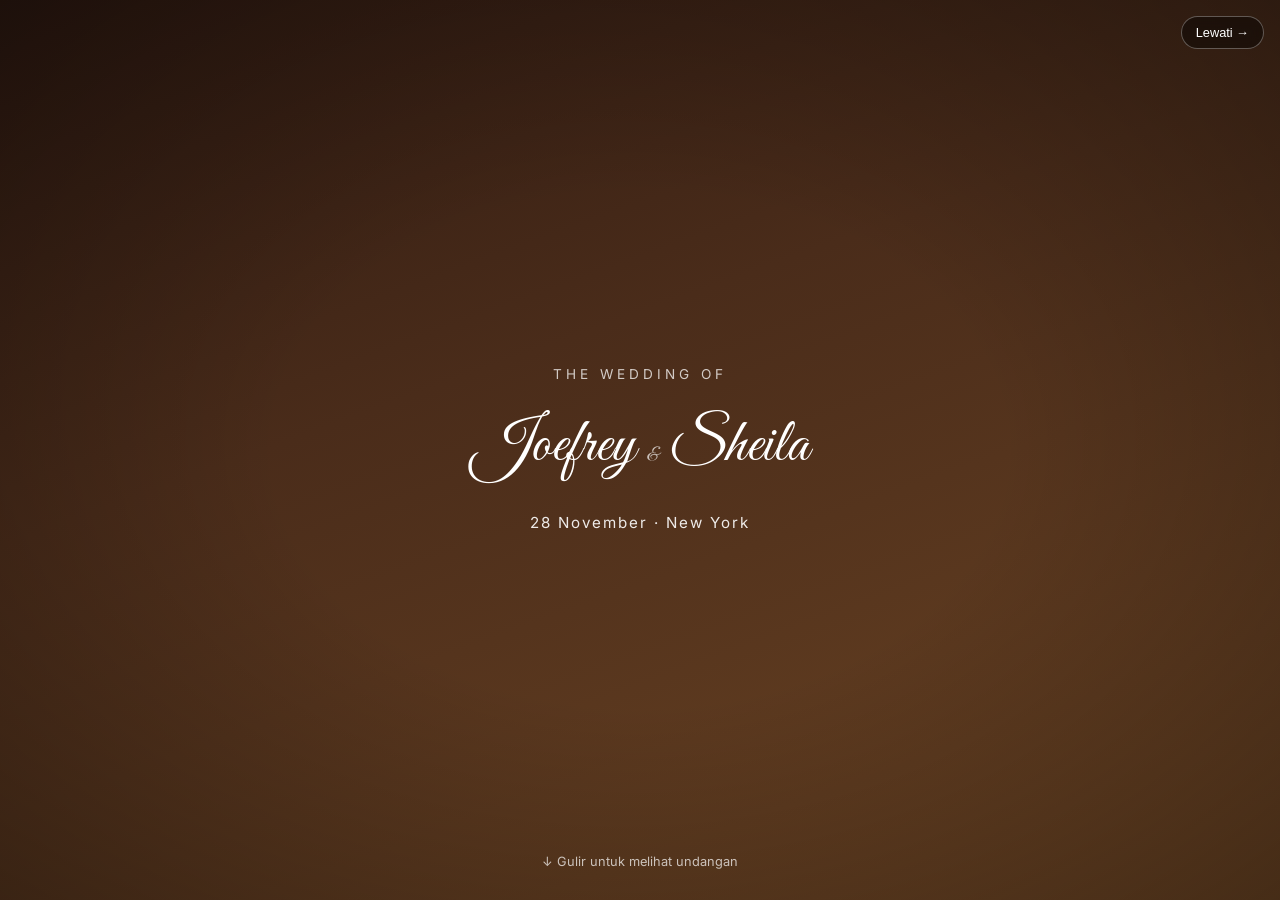
<file: index.html>
<!DOCTYPE html>
<html lang="id">
<head>
  <meta charset="utf-8">
  <meta name="viewport" content="width=device-width, initial-scale=1">
  <title>Nikah — Undangan Digital Pernikahan Elegan</title>
  <meta name="description" content="Buat undangan digital pernikahan elegan, bisa dicustom. Sekali bayar, masa aktif 30 hari. 13 template, dapur undangan, RSVP, dan nama tamu personal.">
  <meta name="keywords" content="undangan digital, undangan pernikahan, undangan online, wedding invitation, nikah">
  <meta name="author" content="Silverhawk Network">
  <meta name="theme-color" content="#8b5a2b">
  <link rel="canonical" href="https://nikah.silverhawk.web.id/">
  <link rel="icon" href="/favicon.svg" type="image/svg+xml">
  <link rel="apple-touch-icon" href="/favicon.svg">
  <link rel="manifest" href="/site.webmanifest">
  <meta property="og:type" content="website">
  <meta property="og:url" content="https://nikah.silverhawk.web.id/">
  <meta property="og:title" content="Nikah — Undangan Digital Pernikahan Elegan">
  <meta property="og:description" content="Sekali bayar, masa aktif 30 hari. Pilih template, edit di dapur undangan, sebar ke tamu dengan nama personal.">
  <meta property="og:image" content="https://nikah.silverhawk.web.id/images/og-image.jpg">
  <meta property="og:locale" content="id_ID">
  <meta property="og:site_name" content="Nikah">
  <meta name="twitter:card" content="summary_large_image">
  <meta name="twitter:title" content="Nikah — Undangan Digital Pernikahan">
  <meta name="twitter:description" content="Sekali bayar, masa aktif 30 hari. 13 template elegan, bisa dicustom.">
  <meta name="twitter:image" content="https://nikah.silverhawk.web.id/images/og-image.jpg">
  <link href="https://fonts.googleapis.com/css2?family=Playfair+Display:wght@400;600;700&family=Great+Vibes&family=Inter:wght@400;500;600&display=swap" rel="stylesheet">
  <style>
    :root{--primary:#8b5a2b;--primary-dark:#6b4423;--accent:#d4a574;--bg:#faf8f5;--text:#2c2c2c;--muted:#6b6b6b}
    *{box-sizing:border-box;margin:0;padding:0}
    html{scroll-behavior:smooth}
    body{font-family:Inter,system-ui,sans-serif;background:var(--bg);color:var(--text);line-height:1.6;overflow-x:hidden}
    h1,h2,h3{font-family:'Playfair Display',serif}
    #intro{position:fixed;inset:0;z-index:1000;background:#1a1210;overflow-y:auto;-webkit-overflow-scrolling:touch;transition:opacity .8s ease,visibility .8s}
    #intro.done{opacity:0;visibility:hidden;pointer-events:none}
    .intro-scroll{min-height:220vh}
    .intro-hero{min-height:100vh;display:flex;align-items:center;justify-content:center;text-align:center;color:#fff;padding:40px 20px;background:linear-gradient(160deg,#2c1810 0%,#4a2c1a 40%,#6b4423 100%);position:relative}
    .intro-hero::before{content:'';position:absolute;inset:0;background:radial-gradient(ellipse at center,transparent 40%,rgba(0,0,0,.35) 100%)}
    .intro-inner{position:relative;z-index:1;max-width:480px}
    .intro-label{font-size:.85rem;letter-spacing:4px;text-transform:uppercase;opacity:.75;margin-bottom:12px}
    .intro-names{font-family:'Great Vibes',cursive;font-size:clamp(2.5rem,8vw,3.8rem);font-weight:400;margin:8px 0}
    .intro-amp{opacity:.7;font-size:1.2rem}
    .intro-date{letter-spacing:2px;margin-top:16px;font-size:.95rem;opacity:.9}
    .intro-hint{position:absolute;bottom:28px;left:0;right:0;text-align:center;color:rgba(255,255,255,.7);font-size:.8rem;animation:pulse 2s ease infinite}
    @keyframes pulse{0%,100%{opacity:.5}50%{opacity:1}}
    .intro-section{padding:70px 24px;max-width:640px;margin:0 auto;text-align:center;color:#f5ebe0}
    .intro-section h2{font-size:1.6rem;margin-bottom:12px;color:var(--accent)}
    .intro-section p{opacity:.85;font-size:.95rem}
    .intro-couple{display:flex;justify-content:center;gap:32px;flex-wrap:wrap;margin-top:28px}
    .intro-person h3{font-size:1.3rem;margin-bottom:4px}
    .intro-person span{font-size:.8rem;opacity:.7}
    .intro-divider{width:48px;height:2px;background:var(--accent);margin:0 auto 20px;opacity:.6}
    .intro-cta-area{padding:60px 24px 100px;text-align:center;background:linear-gradient(to bottom,transparent,#0d0806)}
    .intro-cta-area p{color:rgba(255,255,255,.7);margin-bottom:20px;font-size:.95rem}
    .btn-enter{display:inline-block;padding:14px 36px;border:2px solid var(--accent);color:var(--accent);text-decoration:none;border-radius:40px;font-weight:600;letter-spacing:1px;transition:all .25s;cursor:pointer;background:transparent;font-size:.95rem}
    .btn-enter:hover{background:var(--accent);color:#1a1210}
    .skip-intro{position:fixed;top:16px;right:16px;z-index:1001;background:rgba(0,0,0,.4);color:#fff;border:1px solid rgba(255,255,255,.3);padding:8px 14px;border-radius:20px;font-size:.8rem;cursor:pointer;backdrop-filter:blur(6px)}
    .skip-intro:hover{background:rgba(0,0,0,.6)}
    #main{display:none}
    #main.show{display:block;animation:fadeUp .7s ease}
    @keyframes fadeUp{from{opacity:0;transform:translateY(16px)}to{opacity:1;transform:none}}
    .container{max-width:1100px;margin:0 auto;padding:0 20px}
    header{background:rgba(255,255,255,.92);backdrop-filter:blur(10px);border-bottom:1px solid #eee;padding:14px 0;position:sticky;top:0;z-index:100}
    .nav{display:flex;justify-content:space-between;align-items:center}
    .logo{font-family:'Playfair Display',serif;font-size:1.45rem;font-weight:700;color:var(--primary);text-decoration:none}
    .nav-links{display:flex;align-items:center;gap:8px}
    .nav-links a{margin-left:12px;color:var(--text);text-decoration:none;font-weight:500;font-size:.95rem}
    .nav-links a:hover{color:var(--primary)}
    .btn{display:inline-block;padding:12px 26px;border-radius:10px;font-weight:600;text-decoration:none;cursor:pointer;border:none;font-size:.95rem;transition:all .2s}
    .btn-primary{background:var(--primary);color:#fff}
    .btn-primary:hover{background:var(--primary-dark);transform:translateY(-1px)}
    .btn-outline{background:transparent;border:2px solid var(--primary);color:var(--primary)}
    .btn-outline:hover{background:var(--primary);color:#fff}
    .hero{padding:72px 0 56px;text-align:center}
    .hero h1{font-size:clamp(2rem,5vw,2.85rem);margin-bottom:16px;color:var(--primary-dark);line-height:1.25}
    .hero p{font-size:1.1rem;color:var(--muted);max-width:560px;margin:0 auto 28px}
    .hero-actions{display:flex;flex-wrap:wrap;gap:12px;justify-content:center}
    .packages,.templates{padding:56px 0}
    .packages h2,.features h2,.templates h2{text-align:center;margin-bottom:36px;font-size:1.85rem}
    .grid{display:grid;grid-template-columns:repeat(auto-fit,minmax(250px,1fr));gap:22px}
    .card{background:#fff;border-radius:16px;padding:28px 22px;box-shadow:0 4px 20px rgba(0,0,0,.05);border:1px solid #f0e9e0;text-align:center;transition:transform .2s,box-shadow .2s}
    .card:hover{transform:translateY(-3px);box-shadow:0 10px 28px rgba(0,0,0,.08)}
    .card.featured{border-color:var(--accent);box-shadow:0 8px 28px rgba(139,90,43,.12)}
    .card h3{font-size:1.3rem;margin-bottom:6px}
    .price{font-size:1.85rem;font-weight:700;color:var(--primary);margin:10px 0}
    .price small{font-size:.85rem;font-weight:400;color:var(--muted)}
    .card ul{list-style:none;text-align:left;margin:16px 0}
    .card ul li{padding:5px 0;font-size:.92rem}
    .card ul li::before{content:"✓ ";color:var(--primary);font-weight:bold}
    .features{padding:56px 0;background:#fff}
    .feat-grid{display:grid;grid-template-columns:repeat(auto-fit,minmax(200px,1fr));gap:24px}
    .feat{text-align:center;padding:12px}
    .feat-icon{font-size:1.8rem;margin-bottom:10px}
    .feat h3{font-size:1.05rem;margin-bottom:6px}
    .feat p{font-size:.88rem;color:var(--muted)}
    .theme-grid{display:grid;grid-template-columns:repeat(auto-fill,minmax(140px,1fr));gap:14px}
    .theme-card{border-radius:12px;padding:20px 12px;text-align:center;border:1px solid #eee;background:#fff;transition:transform .2s}
    .theme-card:hover{transform:scale(1.03)}
    .theme-swatch{width:100%;height:48px;border-radius:8px;margin-bottom:10px}
    .theme-card strong{font-size:.85rem;display:block}
    .theme-card span{font-size:.75rem;color:var(--muted)}
    footer{background:var(--primary-dark);color:#fff;padding:36px 0;text-align:center;margin-top:40px}
    footer a{color:var(--accent);text-decoration:none}
    @media(max-width:640px){.nav-links a:not(.btn){display:none}.hero{padding:48px 0 40px}.intro-names{font-size:2.4rem}}
  </style>
</head>
<body>
  <div id="intro">
    <button type="button" class="skip-intro" id="skipIntro">Lewati →</button>
    <div class="intro-scroll" id="introScroll">
      <div class="intro-hero">
        <div class="intro-inner">
          <p class="intro-label">The Wedding Of</p>
          <h1 class="intro-names">Joefrey <span class="intro-amp">&amp;</span> Sheila</h1>
          <p class="intro-date">28 November · New York</p>
        </div>
        <p class="intro-hint">↓ Gulir untuk melihat undangan</p>
      </div>
      <div class="intro-section">
        <h2>Assalamu'alaikum</h2>
        <div class="intro-divider"></div>
        <p>Dengan memohon rahmat Allah SWT, kami mengundang Anda merayakan hari bahagia kami.</p>
        <div class="intro-couple">
          <div class="intro-person"><h3>Joefrey</h3><span>Mempelai Pria</span></div>
          <div class="intro-person"><h3>Sheila</h3><span>Mempelai Wanita</span></div>
        </div>
      </div>
      <div class="intro-section">
        <h2>Detail Acara</h2>
        <div class="intro-divider"></div>
        <p><strong>Resepsi</strong><br>Senin, 28 November<br>Gedung Serbaguna · 16.00 – 21.00</p>
      </div>
      <div class="intro-section">
        <h2>Our Story</h2>
        <div class="intro-divider"></div>
        <p>Dari pertemuan pertama hingga janji seumur hidup — setiap momen kami abadikan dalam undangan digital yang elegan dan personal.</p>
      </div>
      <div class="intro-cta-area">
        <p>Ini hanya contoh template klasik.<br>Buat undangan Anda sendiri — modern, custom, siap diseebar.</p>
        <button type="button" class="btn-enter" id="enterMain">Masuk ke Nikah →</button>
      </div>
    </div>
  </div>

  <div id="main">
    <header>
      <div class="container nav">
        <a href="/" class="logo">Nikah.</a>
        <div class="nav-links">
          <a href="#paket">Paket</a>
          <a href="#template">Template</a>
          <a href="#fitur">Fitur</a>
          <a href="/login.html">Login</a>
          <a href="/login.html" class="btn btn-primary" style="padding:8px 16px;font-size:.85rem;margin-left:8px">Dapur</a>
        </div>
      </div>
    </header>
    <section class="hero">
      <div class="container">
        <h1>Undangan Digital<br>Elegan &amp; Bisa Dicustom</h1>
        <p>Sekali bayar, masa aktif 30 hari. Pilih template, edit di dapur undangan, sebar ke tamu dengan nama personal.</p>
        <div class="hero-actions">
          <a href="#paket" class="btn btn-primary">Lihat Paket Harga</a>
          <a href="/login.html" class="btn btn-outline">Sudah punya akun? Login</a>
        </div>
      </div>
    </section>
    <section class="packages" id="paket">
      <div class="container">
        <h2>Pilih Paket Sesuai Kebutuhan</h2>
        <div class="grid">
          <div class="card">
            <h3>Basic</h3>
            <div class="price">Rp 49.000 <small>/ 30 hari</small></div>
            <ul>
              <li>1 template pilihan</li>
              <li>RSVP + Ucapan</li>
              <li>Google Maps</li>
              <li>Countdown</li>
              <li>Nama tamu personal</li>
            </ul>
          </div>
          <div class="card featured">
            <h3>Standard</h3>
            <div class="price">Rp 79.000 <small>/ 30 hari</small></div>
            <ul>
              <li>Semua fitur Basic</li>
              <li>13 template tersedia</li>
              <li>Musik + Gallery</li>
              <li>Rekening titip hadiah</li>
              <li>Love Story</li>
              <li>Panel Dapur lengkap</li>
            </ul>
          </div>
          <div class="card">
            <h3>Premium</h3>
            <div class="price">Rp 119.000 <small>/ 30 hari</small></div>
            <ul>
              <li>Semua fitur Standard</li>
              <li>Custom warna tema</li>
              <li>Live streaming link</li>
              <li>Generate link khusus tamu</li>
              <li>Prioritas support</li>
            </ul>
          </div>
        </div>
      </div>
    </section>
    <section class="templates" id="template">
      <div class="container">
        <h2>13 Template Siap Pilih</h2>
        <div class="theme-grid" id="themeGrid"></div>
      </div>
    </section>
    <section class="features" id="fitur">
      <div class="container">
        <h2>Fitur Lengkap</h2>
        <div class="feat-grid">
          <div class="feat"><div class="feat-icon">🎨</div><h3>13 Template</h3><p>Classic hingga Ocean Breeze</p></div>
          <div class="feat"><div class="feat-icon">👤</div><h3>Nama Tamu</h3><p>Sambut setiap tamu dengan nama</p></div>
          <div class="feat"><div class="feat-icon">📝</div><h3>RSVP &amp; Ucapan</h3><p>Konfirmasi hadir + doa</p></div>
          <div class="feat"><div class="feat-icon">📍</div><h3>Maps &amp; Countdown</h3><p>Lokasi jelas + hitung mundur</p></div>
          <div class="feat"><div class="feat-icon">🎵</div><h3>Musik &amp; Gallery</h3><p>Lagu &amp; foto prewedding</p></div>
          <div class="feat"><div class="feat-icon">💰</div><h3>Titip Hadiah</h3><p>Rekening &amp; e-wallet</p></div>
          <div class="feat"><div class="feat-icon">🛠️</div><h3>Dapur Undangan</h3><p>Edit kapan saja</p></div>
          <div class="feat"><div class="feat-icon">🔗</div><h3>Link Personal</h3><p>Generate per tamu</p></div>
        </div>
      </div>
    </section>
    <footer>
      <div class="container">
        <p><strong>Nikah</strong> by Silverhawk Network</p>
        <p style="margin-top:6px;opacity:.8;font-size:.9rem">nikah.silverhawk.web.id</p>
        <p style="margin-top:14px"><a href="/login.html">Login Pelanggan</a> · <a href="/admin/">Admin</a></p>
      </div>
    </footer>
  </div>
  <script src="/js/themes.js"></script>
  <script>
    (function(){
      var grid=document.getElementById('themeGrid');
      if(grid&&window.THEMES){
        grid.innerHTML=THEMES.map(function(t){
          return '<div class="theme-card"><div class="theme-swatch" style="background:linear-gradient(135deg,'+t.colors.primary+','+t.colors.accent+')"></div><strong>'+t.name+'</strong><span>'+t.desc+'</span></div>';
        }).join('');
      }
    })();
    (function(){
      var intro=document.getElementById('intro');
      var main=document.getElementById('main');
      var scrollEl=document.getElementById('introScroll');
      var finished=false;
      if(sessionStorage.getItem('nikah_intro_seen')==='1'){finishIntro(false);return;}
      function finishIntro(animate){
        if(finished)return;
        finished=true;
        sessionStorage.setItem('nikah_intro_seen','1');
        if(animate===false){intro.classList.add('done');main.classList.add('show');document.body.style.overflow='';return;}
        intro.classList.add('done');
        setTimeout(function(){main.classList.add('show');document.body.style.overflow='';window.scrollTo(0,0);},750);
      }
      document.getElementById('skipIntro').addEventListener('click',function(){finishIntro(true);});
      document.getElementById('enterMain').addEventListener('click',function(){finishIntro(true);});
      var auto=true;
      var speed=0.55;
      function step(){
        if(!auto||finished)return;
        var max=scrollEl.scrollHeight-intro.clientHeight;
        if(intro.scrollTop<max-2){intro.scrollTop+=speed;requestAnimationFrame(step);}
        else{setTimeout(function(){finishIntro(true);},1200);}
      }
      intro.addEventListener('wheel',function(){auto=false;},{passive:true});
      intro.addEventListener('touchstart',function(){auto=false;},{passive:true});
      setTimeout(function(){if(!finished)requestAnimationFrame(step);},1800);
    })();
  </script>
</body>
</html>
</file>
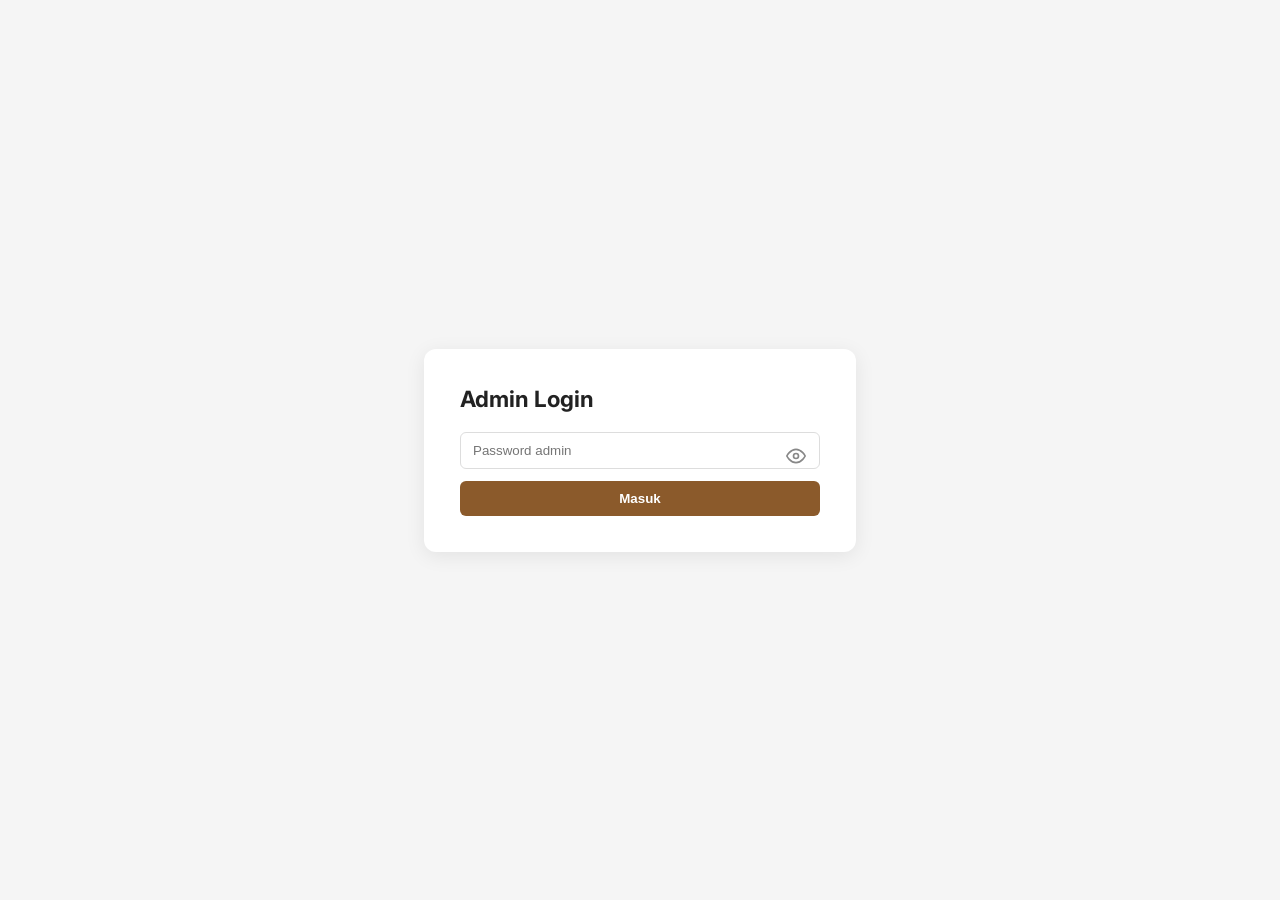
<file: admin/index.html>
<!DOCTYPE html>
<html lang="id">
<head>
  <meta charset="utf-8">
  <meta name="viewport" content="width=device-width, initial-scale=1">
  <title>Admin Panel — Nikah</title>
  <link href="https://fonts.googleapis.com/css2?family=Inter:wght@400;500;600&display=swap" rel="stylesheet">
  <style>
    body { font-family: 'Inter', sans-serif; background: #f5f5f5; margin: 0; color: #222; }
    .login-wrap { min-height: 100vh; display: flex; align-items: center; justify-content: center; }
    .box { background: #fff; padding: 36px; border-radius: 12px; box-shadow: 0 4px 20px rgba(0,0,0,.08); width: 100%; max-width: 360px; }
    h1 { margin: 0 0 20px; font-size: 1.4rem; }
    input, select { width: 100%; padding: 10px 12px; border: 1px solid #ddd; border-radius: 6px; margin-bottom: 12px; box-sizing: border-box; }
    button { padding: 10px 18px; background: #8b5a2b; color: #fff; border: none; border-radius: 6px; cursor: pointer; font-weight: 600; }
    button.secondary { background: #555; }
    button.danger { background: #c0392b; }
    .error { color: #c00; font-size: 0.9rem; margin-bottom: 10px; }
    header { background: #2c2c2c; color: #fff; padding: 14px 24px; display: flex; justify-content: space-between; align-items: center; }
    header h1 { margin: 0; font-size: 1.1rem; }
    .container { max-width: 1000px; margin: 24px auto; padding: 0 16px; }
    table { width: 100%; border-collapse: collapse; background: #fff; border-radius: 8px; overflow: hidden; box-shadow: 0 2px 8px rgba(0,0,0,.05); }
    th, td { padding: 12px 14px; text-align: left; border-bottom: 1px solid #eee; font-size: 0.95rem; }
    th { background: #f8f8f8; font-weight: 600; }
    .badge { display: inline-block; padding: 2px 8px; border-radius: 4px; font-size: 0.8rem; }
    .badge.active { background: #d4edda; color: #155724; }
    .badge.inactive { background: #f8d7da; color: #721c24; }
    .form-card { background: #fff; padding: 24px; border-radius: 8px; margin-bottom: 24px; box-shadow: 0 2px 8px rgba(0,0,0,.05); }
    .form-card h2 { margin: 0 0 16px; font-size: 1.1rem; }
    .row { display: flex; gap: 12px; flex-wrap: wrap; }
    .row > * { flex: 1; min-width: 140px; }
    .hidden { display: none !important; }
  </style>
</head>
<body>
  <!-- LOGIN ADMIN -->
  <div id="loginView" class="login-wrap">
    <div class="box">
      <h1>Admin Login</h1>
      <div class="error" id="loginError"></div>
      <input type="password" id="adminPass" placeholder="Password admin" />
      <button onclick="doAdminLogin()" style="width:100%">Masuk</button>
    </div>
  </div>

  <!-- DASHBOARD -->
  <div id="dashView" class="hidden">
    <header>
      <h1>Admin — Nikah SaaS</h1>
      <div>
        <button class="secondary" onclick="Auth.adminLogout(); location.reload()">Logout</button>
      </div>
    </header>
    <div class="container">
      <div class="form-card">
        <h2>Buat Pelanggan Baru</h2>
        <div class="row">
          <div>
            <label>Username</label>
            <input type="text" id="newUser" placeholder="tantri">
          </div>
          <div>
            <label>Password</label>
            <input type="text" id="newPass" placeholder="password">
          </div>
          <div>
            <label>Paket</label>
            <select id="newPkg">
              <option value="basic">Basic</option>
              <option value="standard" selected>Standard</option>
              <option value="premium">Premium</option>
            </select>
          </div>
          <div>
            <label>Status</label>
            <select id="newStatus">
              <option value="active" selected>Active</option>
              <option value="inactive">Inactive</option>
            </select>
          </div>
        </div>
        <button onclick="createUser()" style="margin-top:8px">Buat Akun</button>
        <span id="createMsg" style="margin-left:12px;font-size:0.9rem;"></span>
      </div>

      <h2 style="margin-bottom:12px;">Daftar Pelanggan</h2>
      <table>
        <thead>
          <tr>
            <th>Username</th>
            <th>Paket</th>
            <th>Status</th>
            <th>Dibuat</th>
            <th>Aksi</th>
          </tr>
        </thead>
        <tbody id="userTable"></tbody>
      </table>
    </div>
  </div>

  <script src="/js/config.js"></script>
  <script src="/js/api.js"></script>
  <script src="/js/auth.js"></script>
  <script>
    function showDash() {
      document.getElementById('loginView').classList.add('hidden');
      document.getElementById('dashView').classList.remove('hidden');
      loadUsers();
    }

    if (Auth.isAdmin()) showDash();

    async function doAdminLogin() {
      const pass = document.getElementById('adminPass').value;
      const res = await API.adminLogin(pass);
      if (res.success) {
        Auth.saveAdminToken(res.token);
        showDash();
      } else {
        document.getElementById('loginError').textContent = res.error || 'Gagal';
      }
    }

    async function loadUsers() {
      const res = await API.listUsers(Auth.getAdminToken());
      const tbody = document.getElementById('userTable');
      tbody.innerHTML = '';
      if (!res.success) {
        tbody.innerHTML = '<tr><td colspan="5">' + (res.error || 'Gagal load') + '</td></tr>';
        return;
      }
      (res.users || []).forEach(u => {
        const tr = document.createElement('tr');
        tr.innerHTML = `
          <td><strong>${u.username}</strong><br><small><a href="/${u.username}" target="_blank">/ ${u.username}</a></small></td>
          <td>${u.package || '-'}</td>
          <td><span class="badge ${u.status === 'active' ? 'active' : 'inactive'}">${u.status}</span></td>
          <td>${u.created_at ? u.created_at.substring(0,10) : '-'}</td>
          <td>
            <button class="secondary" style="padding:4px 10px;font-size:0.8rem" onclick="toggleStatus('${u.username}','${u.status}')">
              ${u.status === 'active' ? 'Nonaktifkan' : 'Aktifkan'}
            </button>
            <button class="danger" style="padding:4px 10px;font-size:0.8rem;margin-left:4px" onclick="delUser('${u.username}')">Hapus</button>
          </td>`;
        tbody.appendChild(tr);
      });
    }

    async function createUser() {
      const data = {
        username: document.getElementById('newUser').value.trim().toLowerCase(),
        password: document.getElementById('newPass').value,
        package: document.getElementById('newPkg').value,
        status: document.getElementById('newStatus').value
      };
      const msg = document.getElementById('createMsg');
      msg.textContent = 'Menyimpan...';
      const res = await API.createUser(Auth.getAdminToken(), data);
      msg.textContent = res.success ? '✓ Berhasil dibuat' : (res.error || 'Gagal');
      msg.style.color = res.success ? 'green' : 'red';
      if (res.success) {
        document.getElementById('newUser').value = '';
        document.getElementById('newPass').value = '';
        loadUsers();
      }
    }

    async function toggleStatus(username, current) {
      const newStatus = current === 'active' ? 'inactive' : 'active';
      await API.updateUser(Auth.getAdminToken(), { username, status: newStatus });
      loadUsers();
    }

    async function delUser(username) {
      if (!confirm('Hapus user ' + username + '?')) return;
      await API.deleteUser(Auth.getAdminToken(), username);
      loadUsers();
    }
  </script>
<script src="/js/password-toggle.js"></script>
</body>
</html>
</file>
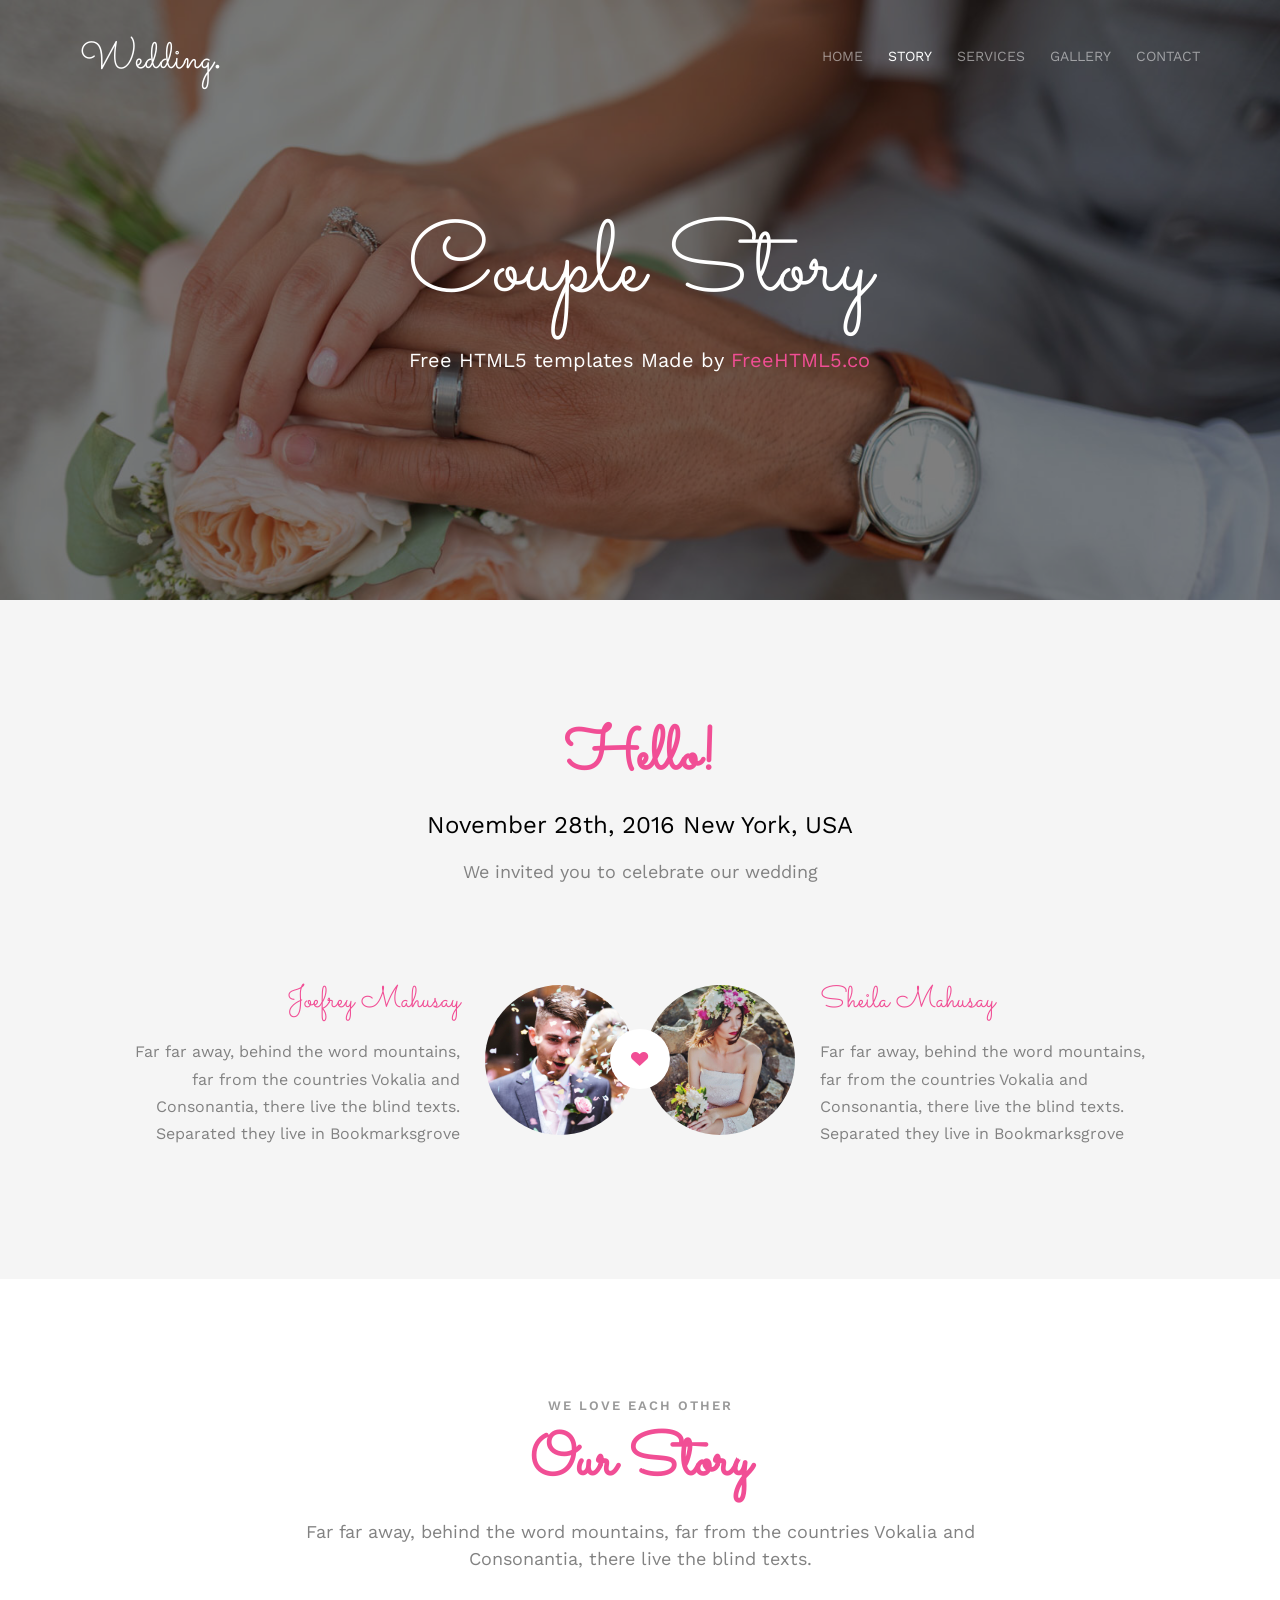
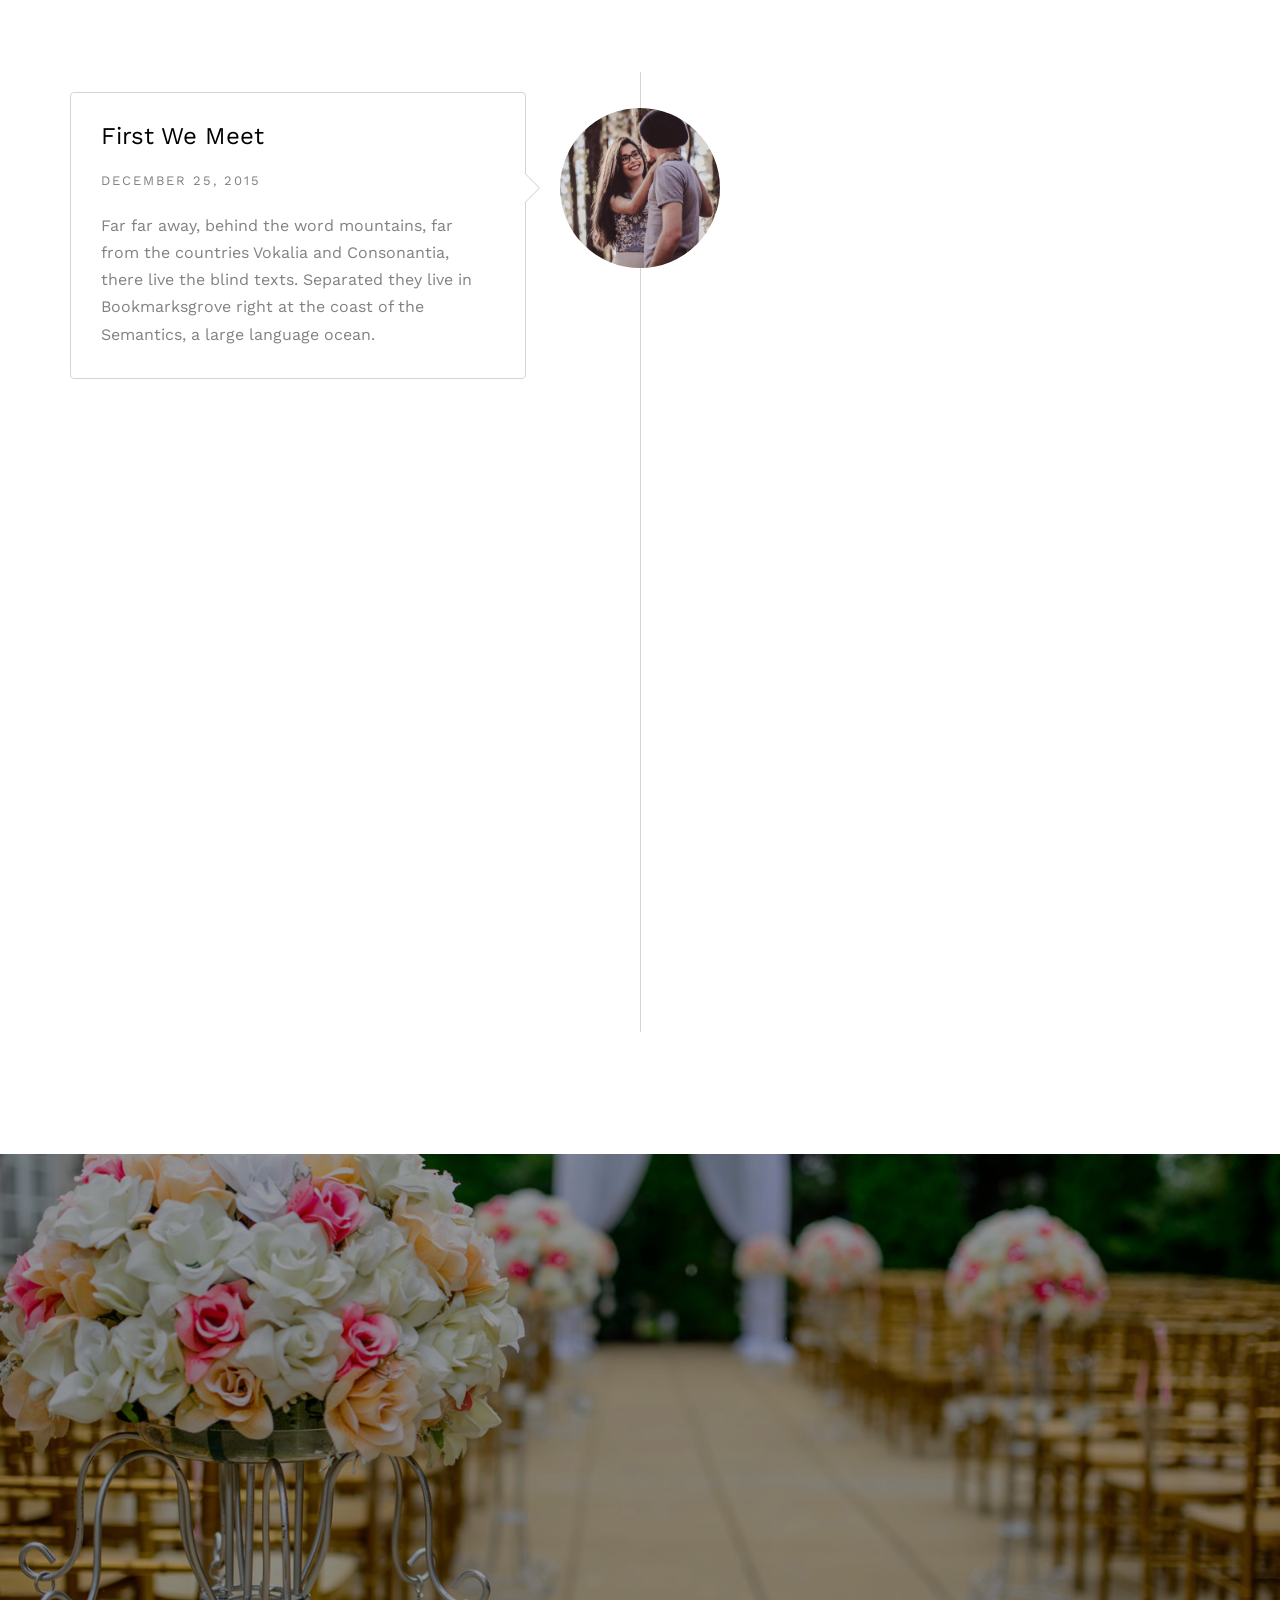
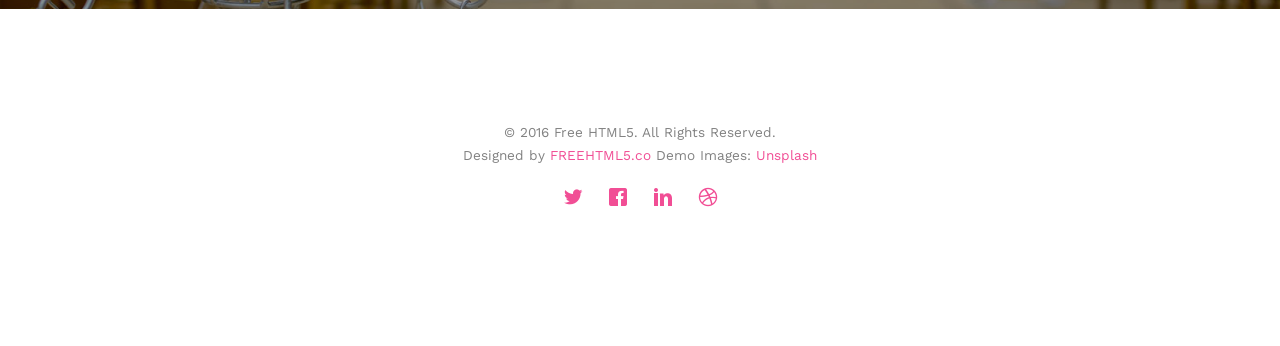
<file: about.html>
<!DOCTYPE html>
<!--[if lt IE 7]>      <html class="no-js lt-ie9 lt-ie8 lt-ie7"> <![endif]-->
<!--[if IE 7]>         <html class="no-js lt-ie9 lt-ie8"> <![endif]-->
<!--[if IE 8]>         <html class="no-js lt-ie9"> <![endif]-->
<!--[if gt IE 8]><!--> <html class="no-js"> <!--<![endif]-->
	<head>
	<meta charset="utf-8">
	<meta http-equiv="X-UA-Compatible" content="IE=edge">
	<title>Wedding &mdash; 100% Free Fully Responsive HTML5 Template by FREEHTML5.co</title>
	<meta name="viewport" content="width=device-width, initial-scale=1">
	<meta name="description" content="Free HTML5 Template by FREEHTML5.CO" />
	<meta name="keywords" content="free html5, free template, free bootstrap, html5, css3, mobile first, responsive" />
	<meta name="author" content="FREEHTML5.CO" />

  <!-- 
	//////////////////////////////////////////////////////

	FREE HTML5 TEMPLATE 
	DESIGNED & DEVELOPED by FREEHTML5.CO
		
	Website: 		http://freehtml5.co/
	Email: 			info@freehtml5.co
	Twitter: 		http://twitter.com/fh5co
	Facebook: 		https://www.facebook.com/fh5co

	//////////////////////////////////////////////////////
	 -->

  	<!-- Facebook and Twitter integration -->
	<meta property="og:title" content=""/>
	<meta property="og:image" content=""/>
	<meta property="og:url" content=""/>
	<meta property="og:site_name" content=""/>
	<meta property="og:description" content=""/>
	<meta name="twitter:title" content="" />
	<meta name="twitter:image" content="" />
	<meta name="twitter:url" content="" />
	<meta name="twitter:card" content="" />

	<link href='https://fonts.googleapis.com/css?family=Work+Sans:400,300,600,400italic,700' rel='stylesheet' type='text/css'>
	<link href="https://fonts.googleapis.com/css?family=Sacramento" rel="stylesheet">
	
	<!-- Animate.css -->
	<link rel="stylesheet" href="css/animate.css">
	<!-- Icomoon Icon Fonts-->
	<link rel="stylesheet" href="css/icomoon.css">
	<!-- Bootstrap  -->
	<link rel="stylesheet" href="css/bootstrap.css">

	<!-- Magnific Popup -->
	<link rel="stylesheet" href="css/magnific-popup.css">

	<!-- Owl Carousel  -->
	<link rel="stylesheet" href="css/owl.carousel.min.css">
	<link rel="stylesheet" href="css/owl.theme.default.min.css">

	<!-- Theme style  -->
	<link rel="stylesheet" href="css/style.css">

	<!-- Modernizr JS -->
	<script src="js/modernizr-2.6.2.min.js"></script>
	<!-- FOR IE9 below -->
	<!--[if lt IE 9]>
	<script src="js/respond.min.js"></script>
	<![endif]-->

	</head>
	<body>
		
	<div class="fh5co-loader"></div>
	
	<div id="page">
	<nav class="fh5co-nav" role="navigation">
		<div class="container">
			<div class="row">
				<div class="col-xs-2">
					<div id="fh5co-logo"><a href="index.html">Wedding<strong>.</strong></a></div>
				</div>
				<div class="col-xs-10 text-right menu-1">
					<ul>
						<li><a href="index.html">Home</a></li>
						<li class="active"><a href="about.html">Story</a></li>
						<li class="has-dropdown">
							<a href="services.html">Services</a>
							<ul class="dropdown">
								<li><a href="#">Web Design</a></li>
								<li><a href="#">eCommerce</a></li>
								<li><a href="#">Branding</a></li>
								<li><a href="#">API</a></li>
							</ul>
						</li>
						<li class="has-dropdown">
							<a href="gallery.html">Gallery</a>
							<ul class="dropdown">
								<li><a href="#">HTML5</a></li>
								<li><a href="#">CSS3</a></li>
								<li><a href="#">Sass</a></li>
								<li><a href="#">jQuery</a></li>
							</ul>
						</li>
						<li><a href="contact.html">Contact</a></li>
					</ul>
				</div>
			</div>
			
		</div>
	</nav>

	<header id="fh5co-header" class="fh5co-cover fh5co-cover-sm" role="banner" style="background-image:url(images/img_bg_1.jpg);">
		<div class="overlay"></div>
		<div class="fh5co-container">
			<div class="row">
				<div class="col-md-8 col-md-offset-2 text-center">
					<div class="display-t">
						<div class="display-tc animate-box" data-animate-effect="fadeIn">
							<h1>Couple Story</h1>
							<h2>Free HTML5 templates Made by <a href="http://freehtml5.co" target="_blank">FreeHTML5.co</a></h2>
						</div>
					</div>
				</div>
			</div>
		</div>
	</header>

	<div id="fh5co-couple" class="fh5co-section-gray">
		<div class="container">
			<div class="row">
				<div class="col-md-8 col-md-offset-2 text-center fh5co-heading animate-box">
					<h2>Hello!</h2>
					<h3>November 28th, 2016 New York, USA</h3>
					<p>We invited you to celebrate our wedding</p>
				</div>
			</div>
			<div class="couple-wrap animate-box">
				<div class="couple-half">
					<div class="groom">
						<img src="images/groom.jpg" alt="groom" class="img-responsive">
					</div>
					<div class="desc-groom">
						<h3>Joefrey Mahusay</h3>
						<p>Far far away, behind the word mountains, far from the countries Vokalia and Consonantia, there live the blind texts. Separated they live in Bookmarksgrove</p>
					</div>
				</div>
				<p class="heart text-center"><i class="icon-heart2"></i></p>
				<div class="couple-half">
					<div class="bride">
						<img src="images/bride.jpg" alt="groom" class="img-responsive">
					</div>
					<div class="desc-bride">
						<h3>Sheila Mahusay</h3>
						<p>Far far away, behind the word mountains, far from the countries Vokalia and Consonantia, there live the blind texts. Separated they live in Bookmarksgrove</p>
					</div>
				</div>
			</div>
		</div>
	</div>

	<div id="fh5co-couple-story">
		<div class="container">
			<div class="row">
				<div class="col-md-8 col-md-offset-2 text-center fh5co-heading animate-box">
					<span>We Love Each Other</span>
					<h2>Our Story</h2>
					<p>Far far away, behind the word mountains, far from the countries Vokalia and Consonantia, there live the blind texts.</p>
				</div>
			</div>
			<div class="row">
				<div class="col-md-12 col-md-offset-0">
					<ul class="timeline animate-box">
						<li class="animate-box">
							<div class="timeline-badge" style="background-image:url(images/couple-1.jpg);"></div>
							<div class="timeline-panel">
								<div class="timeline-heading">
									<h3 class="timeline-title">First We Meet</h3>
									<span class="date">December 25, 2015</span>
								</div>
								<div class="timeline-body">
									<p>Far far away, behind the word mountains, far from the countries Vokalia and Consonantia, there live the blind texts. Separated they live in Bookmarksgrove right at the coast of the Semantics, a large language ocean.</p>
								</div>
							</div>
						</li>
						<li class="timeline-inverted animate-box">
							<div class="timeline-badge" style="background-image:url(images/couple-2.jpg);"></div>
							<div class="timeline-panel">
								<div class="timeline-heading">
									<h3 class="timeline-title">First Date</h3>
									<span class="date">December 28, 2015</span>
								</div>
								<div class="timeline-body">
									<p>Far far away, behind the word mountains, far from the countries Vokalia and Consonantia, there live the blind texts. Separated they live in Bookmarksgrove right at the coast of the Semantics, a large language ocean.</p>
								</div>
							</div>
						</li>
						<li class="animate-box">
							<div class="timeline-badge" style="background-image:url(images/couple-3.jpg);"></div>
							<div class="timeline-panel">
								<div class="timeline-heading">
									<h3 class="timeline-title">In A Relationship</h3>
									<span class="date">January 1, 2016</span>
								</div>
								<div class="timeline-body">
									<p>Far far away, behind the word mountains, far from the countries Vokalia and Consonantia, there live the blind texts. Separated they live in Bookmarksgrove right at the coast of the Semantics, a large language ocean.</p>
								</div>
							</div>
						</li>
			    	</ul>
				</div>
			</div>
		</div>
	</div>

	<div id="fh5co-started" class="fh5co-bg" style="background-image:url(images/img_bg_4.jpg);">
		<div class="overlay"></div>
		<div class="container">
			<div class="row animate-box">
				<div class="col-md-8 col-md-offset-2 text-center fh5co-heading">
					<h2>Are You Attending?</h2>
					<p>Please Fill-up the form to notify you that you're attending. Thanks.</p>
				</div>
			</div>
			<div class="row animate-box">
				<div class="col-md-10 col-md-offset-1">
					<form class="form-inline">
						<div class="col-md-4 col-sm-4">
							<div class="form-group">
								<label for="name" class="sr-only">Name</label>
								<input type="name" class="form-control" id="name" placeholder="Name">
							</div>
						</div>
						<div class="col-md-4 col-sm-4">
							<div class="form-group">
								<label for="email" class="sr-only">Email</label>
								<input type="email" class="form-control" id="email" placeholder="Email">
							</div>
						</div>
						<div class="col-md-4 col-sm-4">
							<button type="submit" class="btn btn-default btn-block">I am Attending</button>
						</div>
					</form>
				</div>
			</div>
		</div>
	</div>

	<footer id="fh5co-footer" role="contentinfo">
		<div class="container">
			<!-- <div class="row row-pb-md">
				<div class="col-md-4 fh5co-widget">
					<h3>The Company</h3>
					<p>Facilis ipsum reprehenderit nemo molestias. Aut cum mollitia reprehenderit. Eos cumque dicta adipisci architecto culpa amet.</p>
					<p><a href="#">Learn More</a></p>
				</div>
				<div class="col-md-2 col-sm-4 col-xs-6 col-md-push-1">
					<ul class="fh5co-footer-links">
						<li><a href="#">About</a></li>
						<li><a href="#">Help</a></li>
						<li><a href="#">Contact</a></li>
						<li><a href="#">Terms</a></li>
						<li><a href="#">Meetups</a></li>
					</ul>
				</div>

				<div class="col-md-2 col-sm-4 col-xs-6 col-md-push-1">
					<ul class="fh5co-footer-links">
						<li><a href="#">Shop</a></li>
						<li><a href="#">Privacy</a></li>
						<li><a href="#">Testimonials</a></li>
						<li><a href="#">Handbook</a></li>
						<li><a href="#">Held Desk</a></li>
					</ul>
				</div>

				<div class="col-md-2 col-sm-4 col-xs-6 col-md-push-1">
					<ul class="fh5co-footer-links">
						<li><a href="#">Find Designers</a></li>
						<li><a href="#">Find Deelopers</a></li>
						<li><a href="#">Teams</a></li>
						<li><a href="#">Advertise</a></li>
						<li><a href="#">API</a></li>
					</ul>
				</div>
			</div> -->

			<div class="row copyright">
				<div class="col-md-12 text-center">
					<p>
						<small class="block">&copy; 2016 Free HTML5. All Rights Reserved.</small> 
						<small class="block">Designed by <a href="http://freehtml5.co/" target="_blank">FREEHTML5.co</a> Demo Images: <a href="http://unsplash.co/" target="_blank">Unsplash</a></small>
					</p>
					<p>
						<ul class="fh5co-social-icons">
							<li><a href="#"><i class="icon-twitter"></i></a></li>
							<li><a href="#"><i class="icon-facebook"></i></a></li>
							<li><a href="#"><i class="icon-linkedin"></i></a></li>
							<li><a href="#"><i class="icon-dribbble"></i></a></li>
						</ul>
					</p>
				</div>
			</div>

		</div>
	</footer>
	</div>

	<div class="gototop js-top">
		<a href="#" class="js-gotop"><i class="icon-arrow-up"></i></a>
	</div>
	
	<!-- jQuery -->
	<script src="js/jquery.min.js"></script>
	<!-- jQuery Easing -->
	<script src="js/jquery.easing.1.3.js"></script>
	<!-- Bootstrap -->
	<script src="js/bootstrap.min.js"></script>
	<!-- Waypoints -->
	<script src="js/jquery.waypoints.min.js"></script>
	<!-- Carousel -->
	<script src="js/owl.carousel.min.js"></script>
	<!-- countTo -->
	<script src="js/jquery.countTo.js"></script>

	<!-- Stellar -->
	<script src="js/jquery.stellar.min.js"></script>
	<!-- Magnific Popup -->
	<script src="js/jquery.magnific-popup.min.js"></script>
	<script src="js/magnific-popup-options.js"></script>

	<!-- Main -->
	<script src="js/main.js"></script>

	</body>
</html>
</file>
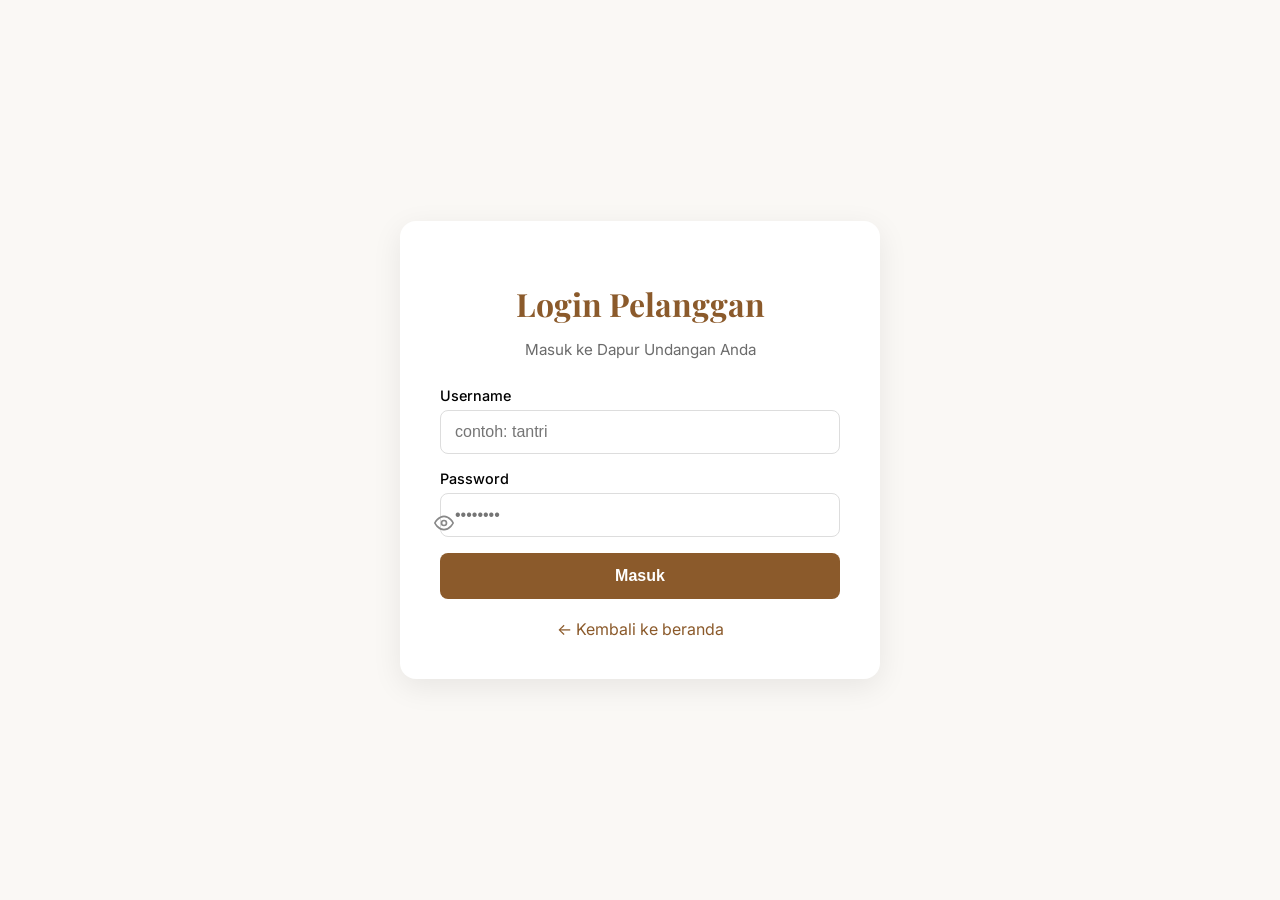
<file: dapur.html>
<!DOCTYPE html>
<html lang="id">
<head>
  <meta charset="utf-8">
  <meta name="viewport" content="width=device-width, initial-scale=1">
  <title>Dapur Undangan — Nikah</title>
  <link href="https://fonts.googleapis.com/css2?family=Inter:wght@400;500;600&display=swap" rel="stylesheet">
  <style>
    body { font-family: 'Inter', sans-serif; background: #f5f5f5; margin: 0; color: #222; }
    header { background: #8b5a2b; color: #fff; padding: 14px 20px; display: flex; justify-content: space-between; align-items: center; flex-wrap: wrap; gap: 10px; }
    header h1 { margin: 0; font-size: 1.15rem; }
    header a { color: #fff; margin-left: 12px; font-size: 0.9rem; }
    .container { max-width: 800px; margin: 24px auto; padding: 0 16px; }
    .card { background: #fff; border-radius: 12px; padding: 24px; margin-bottom: 20px; box-shadow: 0 2px 10px rgba(0,0,0,.05); }
    .card h2 { margin: 0 0 16px; font-size: 1.15rem; color: #8b5a2b; }
    label { display: block; font-weight: 500; margin: 12px 0 4px; font-size: 0.9rem; }
    input, textarea, select { width: 100%; padding: 10px 12px; border: 1px solid #ddd; border-radius: 6px; font-size: 0.95rem; box-sizing: border-box; }
    textarea { min-height: 80px; resize: vertical; }
    .row { display: grid; grid-template-columns: 1fr 1fr; gap: 12px; }
    @media (max-width: 600px) { .row { grid-template-columns: 1fr; } }
    button { padding: 12px 24px; background: #8b5a2b; color: #fff; border: none; border-radius: 8px; font-weight: 600; cursor: pointer; margin-top: 16px; }
    button:hover { background: #6b4423; }
    .msg { padding: 10px; border-radius: 6px; margin-top: 12px; display: none; }
    .msg.ok { background: #d4edda; color: #155724; display: block; }
    .msg.err { background: #f8d7da; color: #721c24; display: block; }
    .link-box { background: #f8f4ef; padding: 12px; border-radius: 8px; font-family: monospace; word-break: break-all; margin-top: 8px; }
    .rsvp-item { border-bottom: 1px solid #eee; padding: 10px 0; }
    .rsvp-item:last-child { border-bottom: none; }
  </style>
</head>
<body>
  <header>
    <h1>Dapur Undangan — <span id="uname"></span></h1>
    <div>
      <a id="previewLink" href="#" target="_blank">Lihat Undangan</a>
      <a href="#" onclick="Auth.logout(); location.href='/login.html'">Logout</a>
    </div>
  </header>

  <div class="container">
    <div class="card">
      <h2>Link Undangan Anda</h2>
      <div class="link-box" id="invLink"></div>
      <p style="font-size:0.9rem;color:#666;margin-top:8px;">Tambahkan <code>?kpd=Nama+Tamu</code> di akhir link untuk menyambut tamu dengan nama.</p>
    </div>

    <div class="card">
      <h2>Data Mempelai & Acara</h2>
      <div class="row">
        <div>
          <label>Nama Mempelai Pria</label>
          <input type="text" id="groom" placeholder="Joefrey">
        </div>
        <div>
          <label>Nama Mempelai Wanita</label>
          <input type="text" id="bride" placeholder="Sheila">
        </div>
      </div>
      <div class="row">
        <div>
          <label>Tanggal Acara</label>
          <input type="date" id="wedding_date">
        </div>
        <div>
          <label>Waktu</label>
          <input type="text" id="wedding_time" placeholder="10:00 WIB">
        </div>
      </div>
      <label>Lokasi / Alamat</label>
      <input type="text" id="location" placeholder="Gedung Serbaguna, Jakarta">
      <label>Link Google Maps</label>
      <input type="url" id="maps_url" placeholder="https://maps.google.com/...">
      <label>URL Cover Image</label>
      <input type="url" id="cover_image" placeholder="https://...">
      <label>URL Musik (mp3)</label>
      <input type="url" id="music_url" placeholder="https://...">
      <label>Link Live Streaming (opsional)</label>
      <input type="url" id="streaming_url" placeholder="https://youtube.com/...">
      <label>Tema</label>
      <select id="theme">
        <option value="classic">Classic Romance</option>
        <option value="elegant">Elegant Gold</option>
        <option value="modern">Modern Minimal</option>
        <option value="floral">Floral Soft</option>
        <option value="navy">Navy Formal</option>
        <option value="garden">Garden Green</option>
        <option value="blush">Blush Pink</option>
        <option value="ivory">Ivory Cream</option>
        <option value="midnight">Midnight Luxury</option>
        <option value="terracotta">Terracotta Warm</option>
        <option value="sage">Sage Whisper</option>
        <option value="lavender">Lavender Dream</option>
        <option value="ocean">Ocean Breeze</option>
      </select>
    </div>

    <div class="card">
      <h2>Love Story (JSON array)</h2>
      <p style="font-size:0.85rem;color:#666;">Format: [{"title":"First Meet","date":"2023-01-01","text":"..."}, ...]</p>
      <textarea id="story" placeholder='[{"title":"First Meet","date":"Desember 2023","text":"Kami bertemu..."}]'></textarea>
    </div>

    <div class="card">
      <h2>Gallery (JSON array URL)</h2>
      <textarea id="gallery" placeholder='["https://img1.jpg","https://img2.jpg"]'></textarea>
    </div>

    <div class="card">
      <h2>Rekening / E-Wallet (JSON)</h2>
      <textarea id="rekening" placeholder='[{"bank":"BCA","number":"123456","name":"Joefrey"},{"bank":"Dana","number":"0812...","name":"Sheila"}]'></textarea>
    </div>

    <button onclick="saveAll()">Simpan Semua Perubahan</button>
    <div class="msg" id="msg"></div>

    <div class="card" style="margin-top:28px;">
      <h2>Daftar RSVP / Ucapan</h2>
      <div id="rsvpList">Memuat...</div>
    </div>
  </div>

  <script src="/js/config.js"></script>
  <script src="/js/api.js"></script>
  <script src="/js/auth.js"></script>
  <script>
    // Ambil username dari path: /tantri/dapur atau fallback dari session
    function getUsernameFromPath() {
      const parts = location.pathname.replace(/\/+$/, '').split('/').filter(Boolean);
      // expected: ["tantri", "dapur"] or just session
      if (parts.length >= 1 && parts[parts.length - 1] === 'dapur') {
        return parts[parts.length - 2] || null;
      }
      return null;
    }

    let currentUser = Auth.getUser();
    const pathUser = getUsernameFromPath();

    if (!Auth.isLoggedIn()) {
      location.href = '/login.html';
    } else if (pathUser && pathUser !== currentUser.username) {
      alert('Anda login sebagai ' + currentUser.username);
      location.href = '/' + currentUser.username + '/dapur';
    }

    const username = currentUser.username;
    document.getElementById('uname').textContent = username;
    document.getElementById('previewLink').href = '/' + username;
    document.getElementById('invLink').textContent = CONFIG.BASE_URL + '/' + username;

    async function loadData() {
      const res = await API.getInvitation(username);
      if (!res.success) {
        document.getElementById('msg').className = 'msg err';
        document.getElementById('msg').textContent = res.error || 'Gagal memuat data';
        return;
      }
      const inv = res.invitation || {};
      document.getElementById('groom').value = inv.groom || '';
      document.getElementById('bride').value = inv.bride || '';
      document.getElementById('wedding_date').value = inv.wedding_date || '';
      document.getElementById('wedding_time').value = inv.wedding_time || '';
      document.getElementById('location').value = inv.location || '';
      document.getElementById('maps_url').value = inv.maps_url || '';
      document.getElementById('cover_image').value = inv.cover_image || '';
      document.getElementById('music_url').value = inv.music_url || '';
      document.getElementById('streaming_url').value = inv.streaming_url || '';
      document.getElementById('theme').value = inv.theme || 'classic';

      // JSON fields
      document.getElementById('story').value = typeof inv.story === 'object' ? JSON.stringify(inv.story, null, 2) : (inv.story || '[]');
      document.getElementById('gallery').value = typeof inv.gallery === 'object' ? JSON.stringify(inv.gallery, null, 2) : (inv.gallery || '[]');
      document.getElementById('rekening').value = typeof inv.rekening === 'object' ? JSON.stringify(inv.rekening, null, 2) : (inv.rekening || '[]');

      // RSVP
      const rsvpRes = await API.getRSVPs(Auth.getToken(), username);
      const list = document.getElementById('rsvpList');
      if (rsvpRes.success && rsvpRes.rsvps && rsvpRes.rsvps.length) {
        list.innerHTML = rsvpRes.rsvps.map(r => `
          <div class="rsvp-item">
            <strong>${r.guest_name}</strong> — ${r.attendance || '-'}
            <br><small>${r.message || ''}</small>
            <br><small style="color:#999">${r.created_at || ''}</small>
          </div>`).join('');
      } else {
        list.innerHTML = '<p style="color:#888">Belum ada RSVP</p>';
      }
    }

    async function saveAll() {
      const msg = document.getElementById('msg');
      msg.className = 'msg';
      msg.textContent = 'Menyimpan...';
      msg.style.display = 'block';

      let story, gallery, rekening;
      try {
        story = JSON.parse(document.getElementById('story').value || '[]');
        gallery = JSON.parse(document.getElementById('gallery').value || '[]');
        rekening = JSON.parse(document.getElementById('rekening').value || '[]');
      } catch (e) {
        msg.className = 'msg err';
        msg.textContent = 'Format JSON salah di Story / Gallery / Rekening';
        return;
      }

      const data = {
        username,
        token: Auth.getToken(),
        groom: document.getElementById('groom').value,
        bride: document.getElementById('bride').value,
        wedding_date: document.getElementById('wedding_date').value,
        wedding_time: document.getElementById('wedding_time').value,
        location: document.getElementById('location').value,
        maps_url: document.getElementById('maps_url').value,
        cover_image: document.getElementById('cover_image').value,
        music_url: document.getElementById('music_url').value,
        streaming_url: document.getElementById('streaming_url').value,
        theme: document.getElementById('theme').value,
        story,
        gallery,
        rekening
      };

      const res = await API.saveInvitation(Auth.getToken(), data);
      msg.className = res.success ? 'msg ok' : 'msg err';
      msg.textContent = res.success ? '✓ Berhasil disimpan' : (res.error || 'Gagal menyimpan');
    }

    loadData();
  </script>
</body>
</html>
</file>
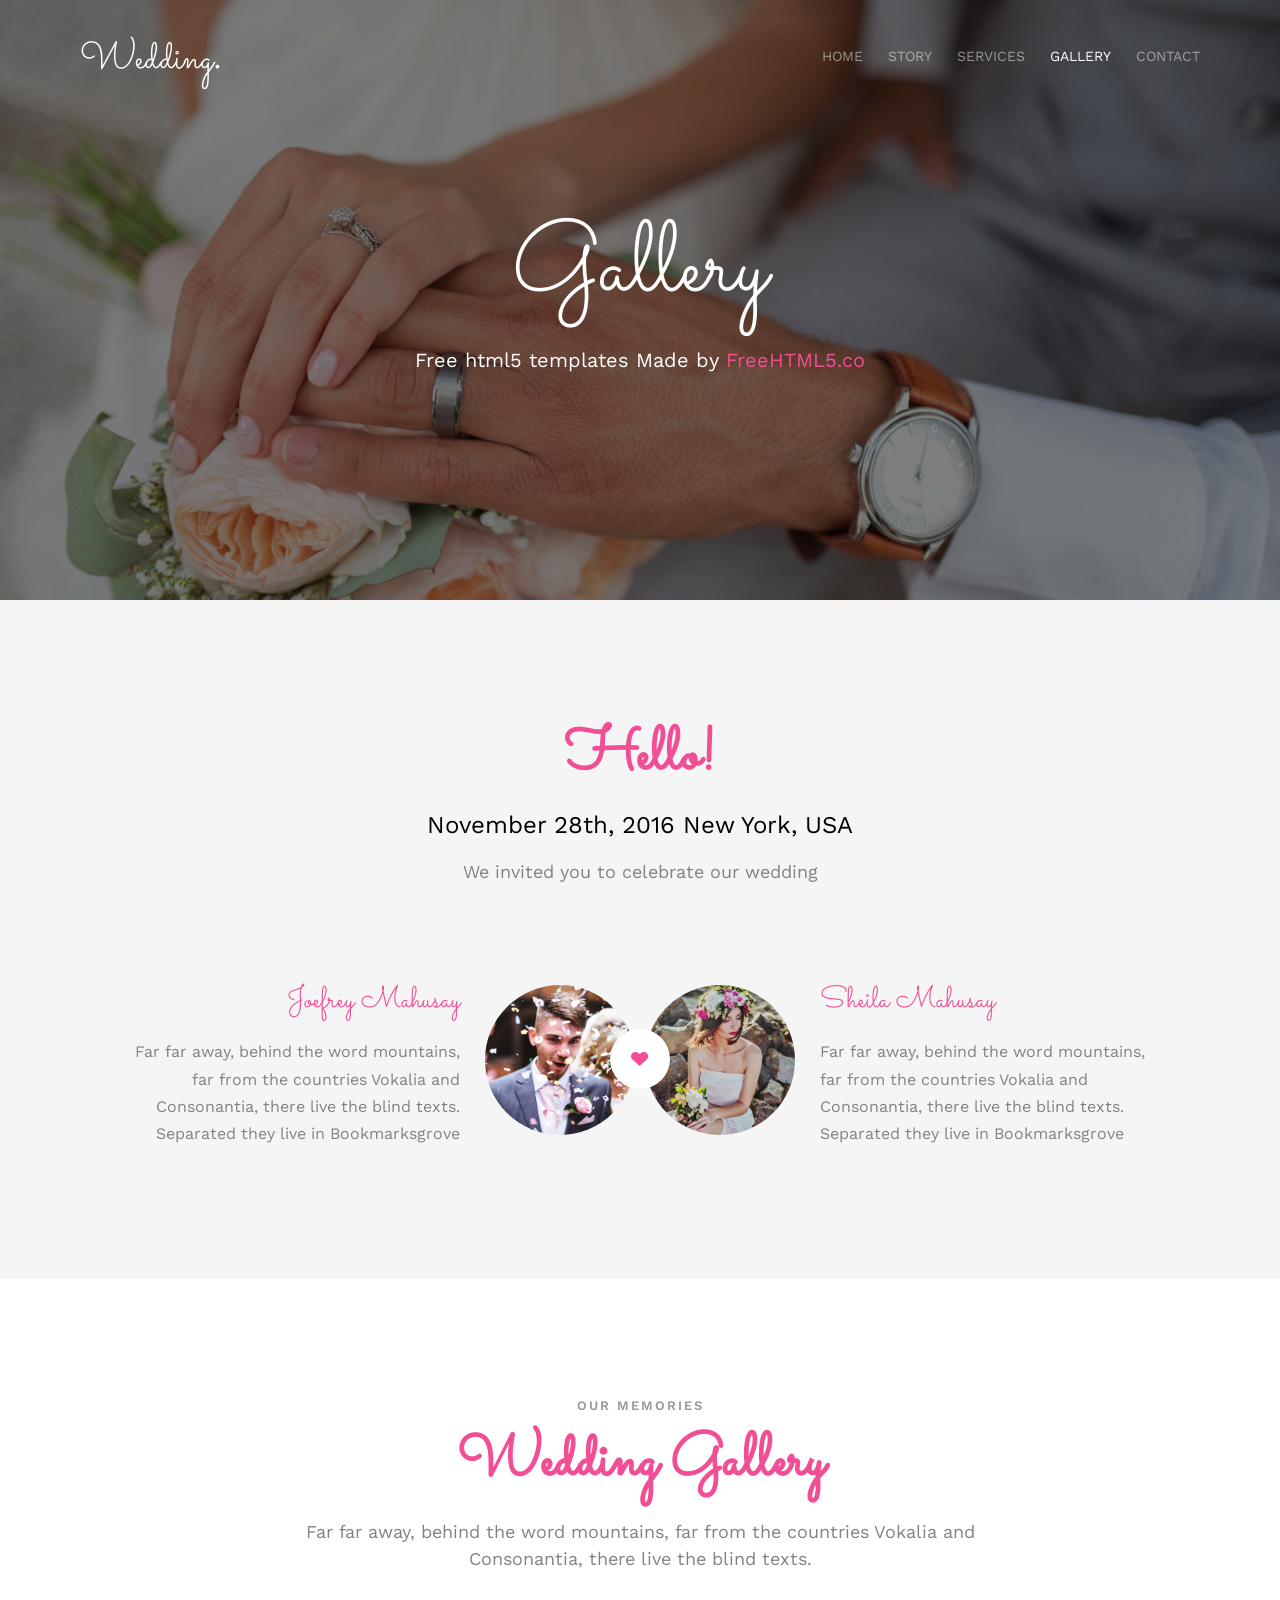
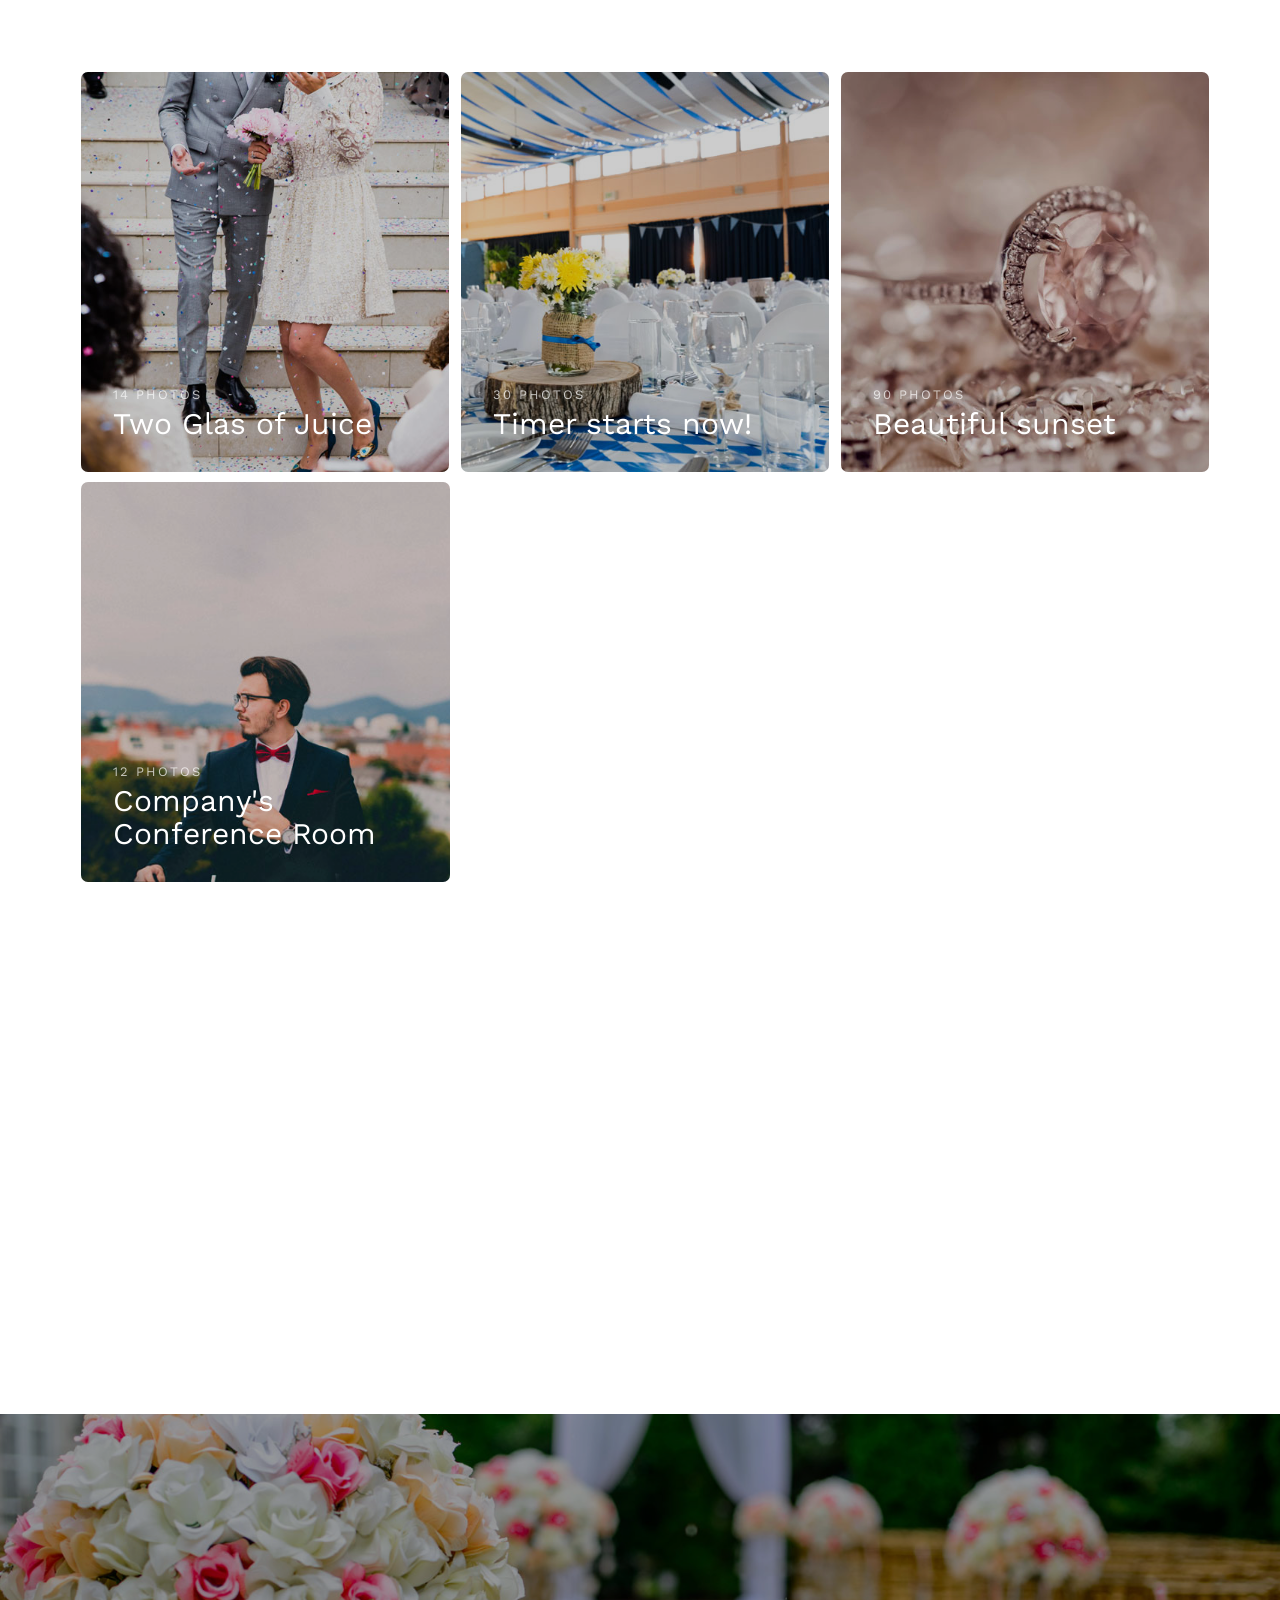
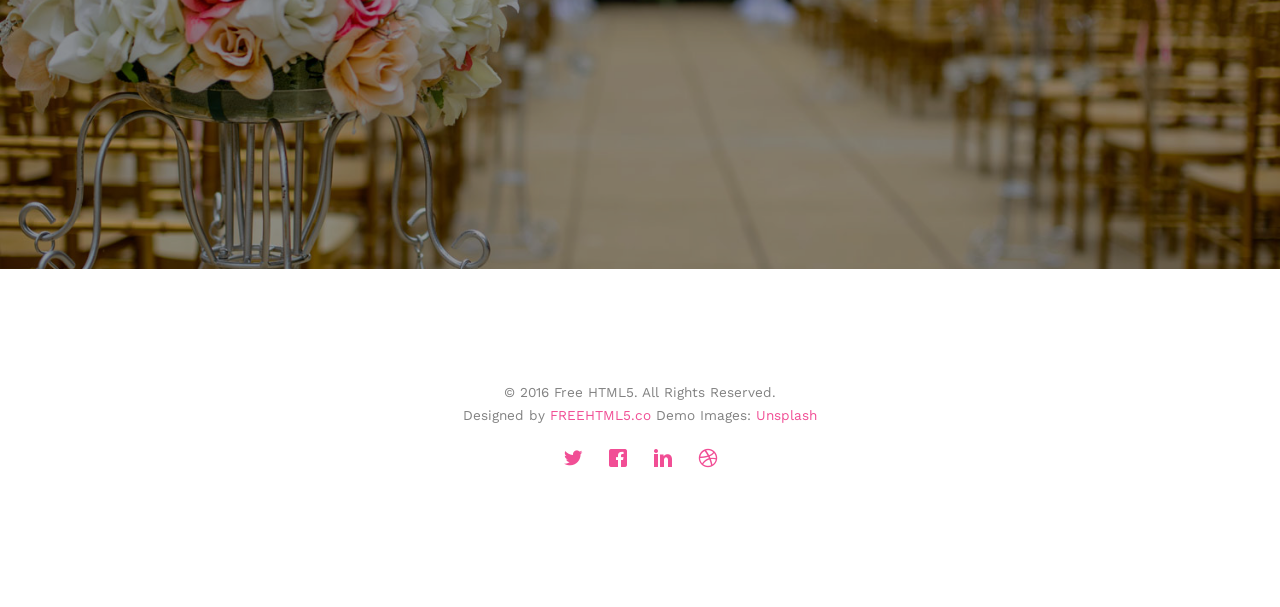
<file: gallery.html>
<!DOCTYPE html>
<!--[if lt IE 7]>      <html class="no-js lt-ie9 lt-ie8 lt-ie7"> <![endif]-->
<!--[if IE 7]>         <html class="no-js lt-ie9 lt-ie8"> <![endif]-->
<!--[if IE 8]>         <html class="no-js lt-ie9"> <![endif]-->
<!--[if gt IE 8]><!--> <html class="no-js"> <!--<![endif]-->
	<head>
	<meta charset="utf-8">
	<meta http-equiv="X-UA-Compatible" content="IE=edge">
	<title>Wedding &mdash; 100% Free Fully Responsive HTML5 Template by FREEHTML5.co</title>
	<meta name="viewport" content="width=device-width, initial-scale=1">
	<meta name="description" content="Free HTML5 Template by FREEHTML5.CO" />
	<meta name="keywords" content="free html5, free template, free bootstrap, html5, css3, mobile first, responsive" />
	<meta name="author" content="FREEHTML5.CO" />

  <!-- 
	//////////////////////////////////////////////////////

	FREE HTML5 TEMPLATE 
	DESIGNED & DEVELOPED by FREEHTML5.CO
		
	Website: 		http://freehtml5.co/
	Email: 			info@freehtml5.co
	Twitter: 		http://twitter.com/fh5co
	Facebook: 		https://www.facebook.com/fh5co

	//////////////////////////////////////////////////////
	 -->

  	<!-- Facebook and Twitter integration -->
	<meta property="og:title" content=""/>
	<meta property="og:image" content=""/>
	<meta property="og:url" content=""/>
	<meta property="og:site_name" content=""/>
	<meta property="og:description" content=""/>
	<meta name="twitter:title" content="" />
	<meta name="twitter:image" content="" />
	<meta name="twitter:url" content="" />
	<meta name="twitter:card" content="" />

	<link href='https://fonts.googleapis.com/css?family=Work+Sans:400,300,600,400italic,700' rel='stylesheet' type='text/css'>
	<link href="https://fonts.googleapis.com/css?family=Sacramento" rel="stylesheet">
	
	<!-- Animate.css -->
	<link rel="stylesheet" href="css/animate.css">
	<!-- Icomoon Icon Fonts-->
	<link rel="stylesheet" href="css/icomoon.css">
	<!-- Bootstrap  -->
	<link rel="stylesheet" href="css/bootstrap.css">

	<!-- Magnific Popup -->
	<link rel="stylesheet" href="css/magnific-popup.css">

	<!-- Owl Carousel  -->
	<link rel="stylesheet" href="css/owl.carousel.min.css">
	<link rel="stylesheet" href="css/owl.theme.default.min.css">

	<!-- Theme style  -->
	<link rel="stylesheet" href="css/style.css">

	<!-- Modernizr JS -->
	<script src="js/modernizr-2.6.2.min.js"></script>
	<!-- FOR IE9 below -->
	<!--[if lt IE 9]>
	<script src="js/respond.min.js"></script>
	<![endif]-->

	</head>
	<body>
		
	<div class="fh5co-loader"></div>
	
	<div id="page">
	<nav class="fh5co-nav" role="navigation">
		<div class="container">
			<div class="row">
				<div class="col-xs-2">
					<div id="fh5co-logo"><a href="index.html">Wedding<strong>.</strong></a></div>
				</div>
				<div class="col-xs-10 text-right menu-1">
					<ul>
						<li><a href="index.html">Home</a></li>
						<li><a href="about.html">Story</a></li>
						<li class="has-dropdown">
							<a href="services.html">Services</a>
							<ul class="dropdown">
								<li><a href="#">Web Design</a></li>
								<li><a href="#">eCommerce</a></li>
								<li><a href="#">Branding</a></li>
								<li><a href="#">API</a></li>
							</ul>
						</li>
						<li class="has-dropdown active">
							<a href="gallery.html">Gallery</a>
							<ul class="dropdown">
								<li><a href="#">HTML5</a></li>
								<li><a href="#">CSS3</a></li>
								<li><a href="#">Sass</a></li>
								<li><a href="#">jQuery</a></li>
							</ul>
						</li>
						<li><a href="contact.html">Contact</a></li>
					</ul>
				</div>
			</div>
			
		</div>
	</nav>

	<header id="fh5co-header" class="fh5co-cover fh5co-cover-sm" role="banner" style="background-image:url(images/img_bg_1.jpg);">
		<div class="overlay"></div>
		<div class="fh5co-container">
			<div class="row">
				<div class="col-md-8 col-md-offset-2 text-center">
					<div class="display-t">
						<div class="display-tc animate-box" data-animate-effect="fadeIn">
							<h1>Gallery</h1>
							<h2>Free html5 templates Made by <a href="http://freehtml5.co" target="_blank">FreeHTML5.co</a></h2>
						</div>
					</div>
				</div>
			</div>
		</div>
	</header>

	<div id="fh5co-couple" class="fh5co-section-gray">
		<div class="container">
			<div class="row">
				<div class="col-md-8 col-md-offset-2 text-center fh5co-heading animate-box">
					<h2>Hello!</h2>
					<h3>November 28th, 2016 New York, USA</h3>
					<p>We invited you to celebrate our wedding</p>
				</div>
			</div>
			<div class="couple-wrap animate-box">
				<div class="couple-half">
					<div class="groom">
						<img src="images/groom.jpg" alt="groom" class="img-responsive">
					</div>
					<div class="desc-groom">
						<h3>Joefrey Mahusay</h3>
						<p>Far far away, behind the word mountains, far from the countries Vokalia and Consonantia, there live the blind texts. Separated they live in Bookmarksgrove</p>
					</div>
				</div>
				<p class="heart text-center"><i class="icon-heart2"></i></p>
				<div class="couple-half">
					<div class="bride">
						<img src="images/bride.jpg" alt="groom" class="img-responsive">
					</div>
					<div class="desc-bride">
						<h3>Sheila Mahusay</h3>
						<p>Far far away, behind the word mountains, far from the countries Vokalia and Consonantia, there live the blind texts. Separated they live in Bookmarksgrove</p>
					</div>
				</div>
			</div>
		</div>
	</div>

	<div id="fh5co-gallery">
		<div class="container">
			<div class="row">
				<div class="col-md-8 col-md-offset-2 text-center fh5co-heading animate-box">
					<span>Our Memories</span>
					<h2>Wedding Gallery</h2>
					<p>Far far away, behind the word mountains, far from the countries Vokalia and Consonantia, there live the blind texts.</p>
				</div>
			</div>
			<div class="row row-bottom-padded-md">
				<div class="col-md-12">
					<ul id="fh5co-gallery-list">
						
						<li class="one-third animate-box" data-animate-effect="fadeIn" style="background-image: url(images/gallery-1.jpg); "> 
						<a href="images/gallery-1.jpg">
							<div class="case-studies-summary">
								<span>14 Photos</span>
								<h2>Two Glas of Juice</h2>
							</div>
						</a>
					</li>
					<li class="one-third animate-box" data-animate-effect="fadeIn" style="background-image: url(images/gallery-2.jpg); ">
						<a href="#" class="color-2">
							<div class="case-studies-summary">
								<span>30 Photos</span>
								<h2>Timer starts now!</h2>
							</div>
						</a>
					</li>


					<li class="one-third animate-box" data-animate-effect="fadeIn" style="background-image: url(images/gallery-3.jpg); ">
						<a href="#" class="color-3">
							<div class="case-studies-summary">
								<span>90 Photos</span>
								<h2>Beautiful sunset</h2>
							</div>
						</a>
					</li>
					<li class="one-third animate-box" data-animate-effect="fadeIn" style="background-image: url(images/gallery-4.jpg); ">
						<a href="#" class="color-4">
							<div class="case-studies-summary">
								<span>12 Photos</span>
								<h2>Company's Conference Room</h2>
							</div>
						</a>
					</li>

						<li class="one-third animate-box" data-animate-effect="fadeIn" style="background-image: url(images/gallery-5.jpg); ">
							<a href="#" class="color-3">
								<div class="case-studies-summary">
									<span>50 Photos</span>
									<h2>Useful baskets</h2>
								</div>
							</a>
						</li>
						<li class="one-third animate-box" data-animate-effect="fadeIn" style="background-image: url(images/gallery-6.jpg); ">
							<a href="#" class="color-4">
								<div class="case-studies-summary">
									<span>45 Photos</span>
									<h2>Skater man in the road</h2>
								</div>
							</a>
						</li>

						<li class="one-third animate-box" data-animate-effect="fadeIn" style="background-image: url(images/gallery-7.jpg); ">
							<a href="#" class="color-4">
								<div class="case-studies-summary">
									<span>35 Photos</span>
									<h2>Two Glas of Juice</h2>
								</div>
							</a>
						</li>

						<li class="one-third animate-box" data-animate-effect="fadeIn" style="background-image: url(images/gallery-8.jpg); "> 
							<a href="#" class="color-5">
								<div class="case-studies-summary">
									<span>90 Photos</span>
									<h2>Timer starts now!</h2>
								</div>
							</a>
						</li>
						<li class="one-third animate-box" data-animate-effect="fadeIn" style="background-image: url(images/gallery-9.jpg); ">
							<a href="#" class="color-6">
								<div class="case-studies-summary">
									<span>56 Photos</span>
									<h2>Beautiful sunset</h2>
								</div>
							</a>
						</li>
					</ul>		
				</div>
			</div>
		</div>
	</div>

	<div id="fh5co-started" class="fh5co-bg" style="background-image:url(images/img_bg_4.jpg);">
		<div class="overlay"></div>
		<div class="container">
			<div class="row animate-box">
				<div class="col-md-8 col-md-offset-2 text-center fh5co-heading">
					<h2>Are You Attending?</h2>
					<p>Please Fill-up the form to notify you that you're attending. Thanks.</p>
				</div>
			</div>
			<div class="row animate-box">
				<div class="col-md-10 col-md-offset-1">
					<form class="form-inline">
						<div class="col-md-4 col-sm-4">
							<div class="form-group">
								<label for="name" class="sr-only">Name</label>
								<input type="name" class="form-control" id="name" placeholder="Name">
							</div>
						</div>
						<div class="col-md-4 col-sm-4">
							<div class="form-group">
								<label for="email" class="sr-only">Email</label>
								<input type="email" class="form-control" id="email" placeholder="Email">
							</div>
						</div>
						<div class="col-md-4 col-sm-4">
							<button type="submit" class="btn btn-default btn-block">I am Attending</button>
						</div>
					</form>
				</div>
			</div>
		</div>
	</div>

	<footer id="fh5co-footer" role="contentinfo">
		<div class="container">

			<div class="row copyright">
				<div class="col-md-12 text-center">
					<p>
						<small class="block">&copy; 2016 Free HTML5. All Rights Reserved.</small> 
						<small class="block">Designed by <a href="http://freehtml5.co/" target="_blank">FREEHTML5.co</a> Demo Images: <a href="http://unsplash.co/" target="_blank">Unsplash</a></small>
					</p>
					<p>
						<ul class="fh5co-social-icons">
							<li><a href="#"><i class="icon-twitter"></i></a></li>
							<li><a href="#"><i class="icon-facebook"></i></a></li>
							<li><a href="#"><i class="icon-linkedin"></i></a></li>
							<li><a href="#"><i class="icon-dribbble"></i></a></li>
						</ul>
					</p>
				</div>
			</div>

		</div>
	</footer>
	</div>

	<div class="gototop js-top">
		<a href="#" class="js-gotop"><i class="icon-arrow-up"></i></a>
	</div>
	
	<!-- jQuery -->
	<script src="js/jquery.min.js"></script>
	<!-- jQuery Easing -->
	<script src="js/jquery.easing.1.3.js"></script>
	<!-- Bootstrap -->
	<script src="js/bootstrap.min.js"></script>
	<!-- Waypoints -->
	<script src="js/jquery.waypoints.min.js"></script>
	<!-- Carousel -->
	<script src="js/owl.carousel.min.js"></script>
	<!-- countTo -->
	<script src="js/jquery.countTo.js"></script>

	<!-- Stellar -->
	<script src="js/jquery.stellar.min.js"></script>
	<!-- Magnific Popup -->
	<script src="js/jquery.magnific-popup.min.js"></script>
	<script src="js/magnific-popup-options.js"></script>

	<!-- Main -->
	<script src="js/main.js"></script>


	</body>
</html>
</file>
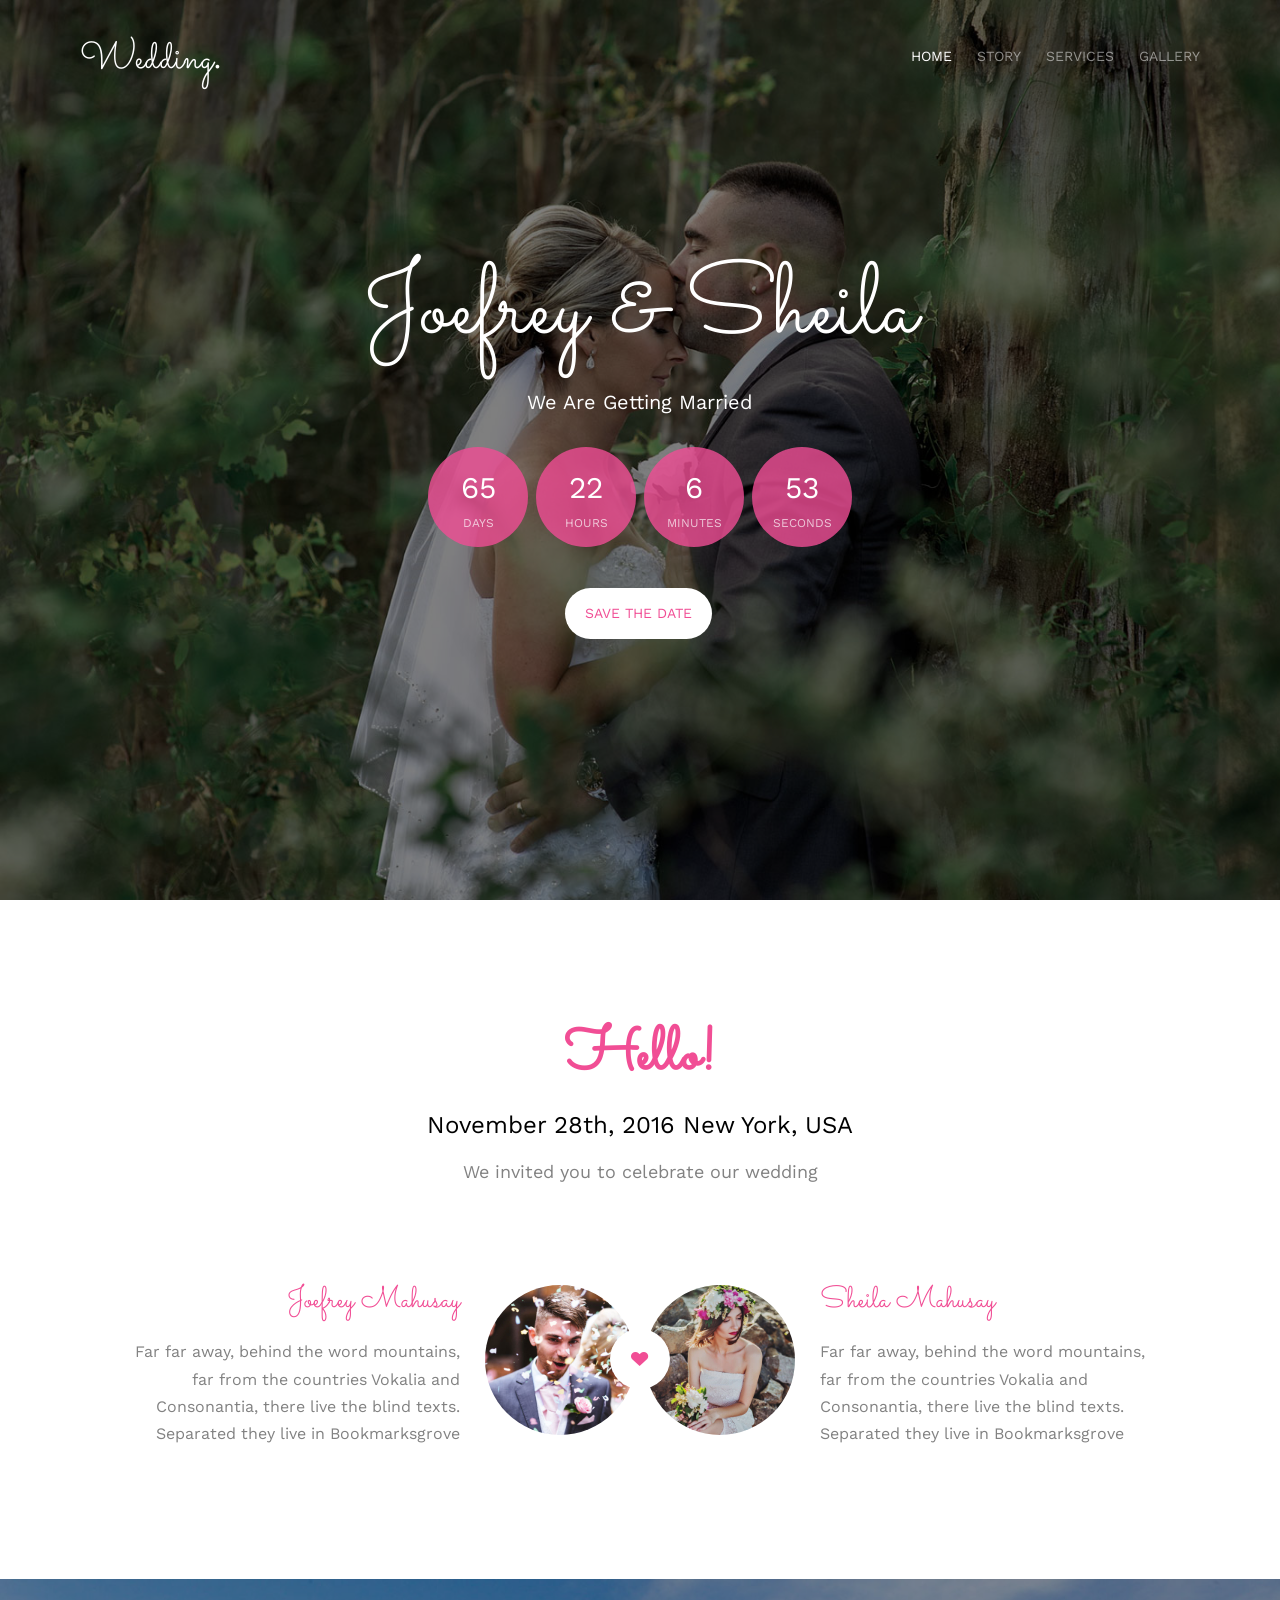
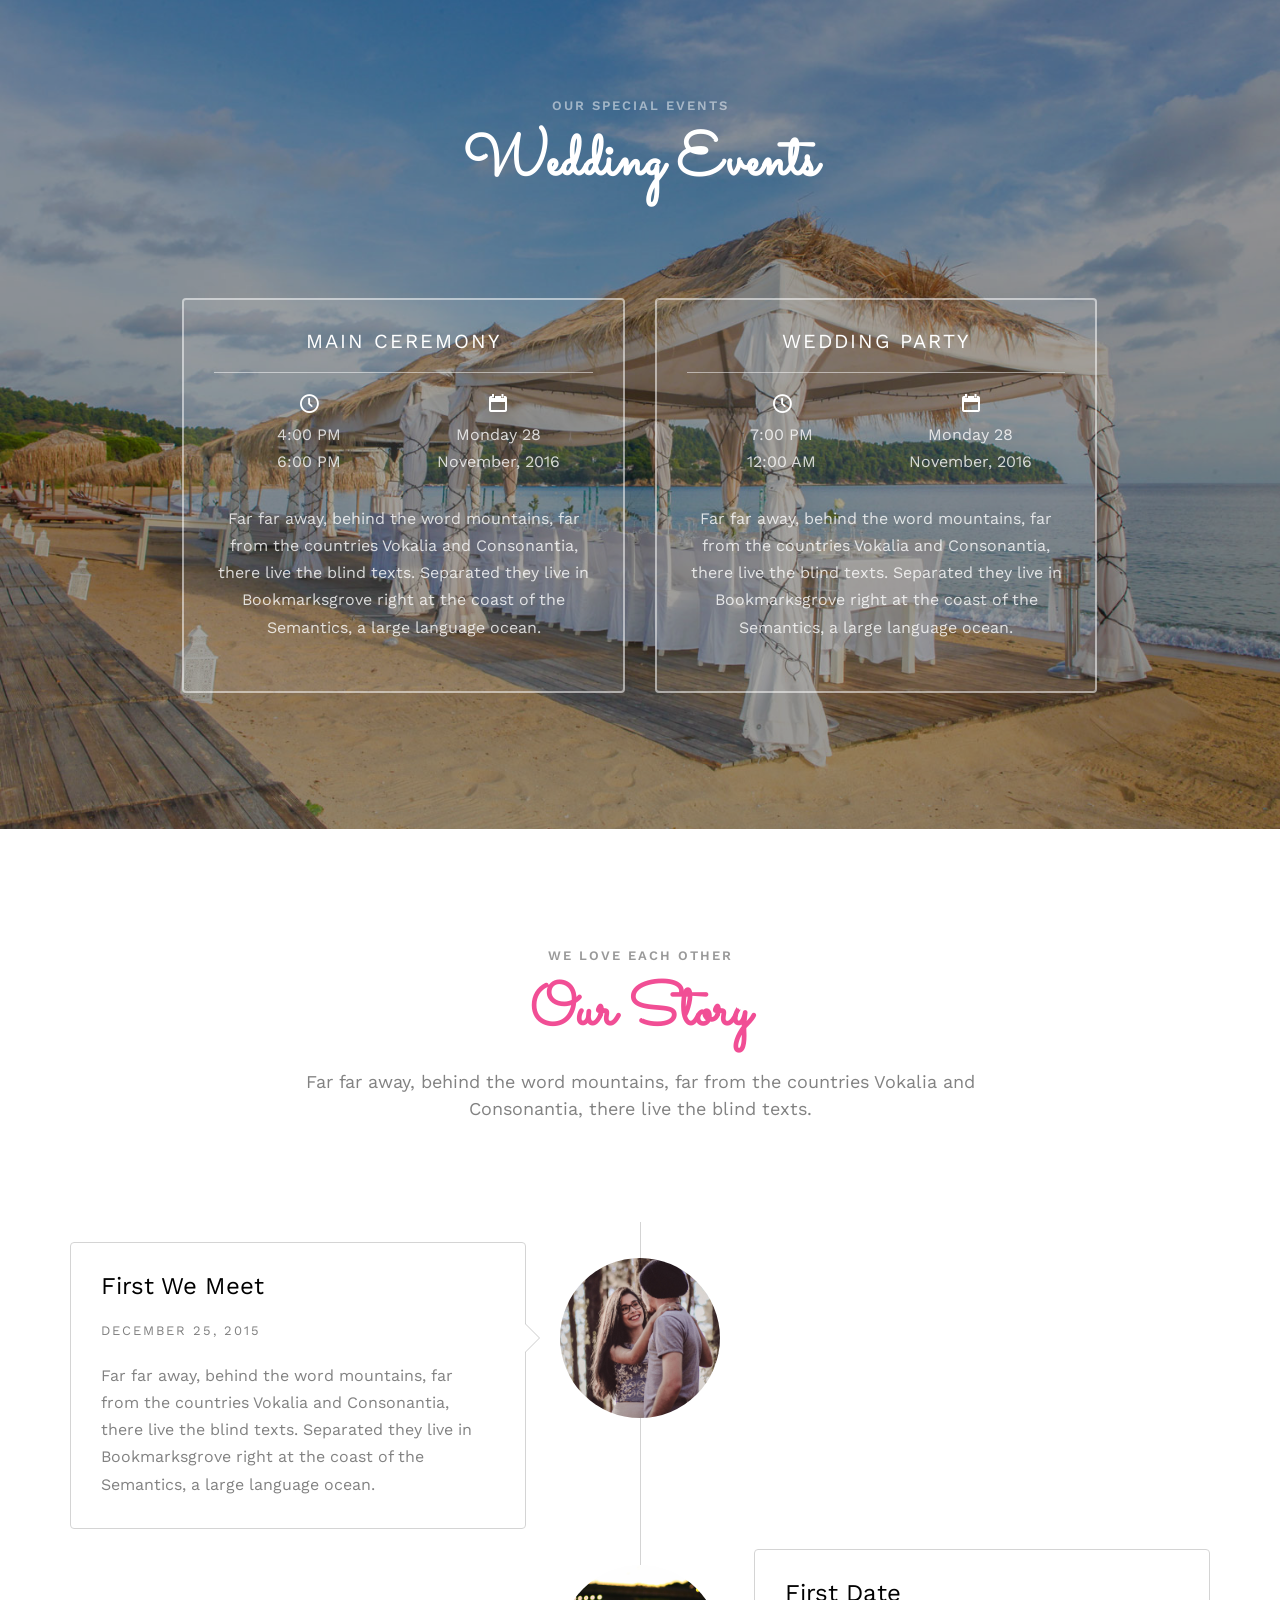
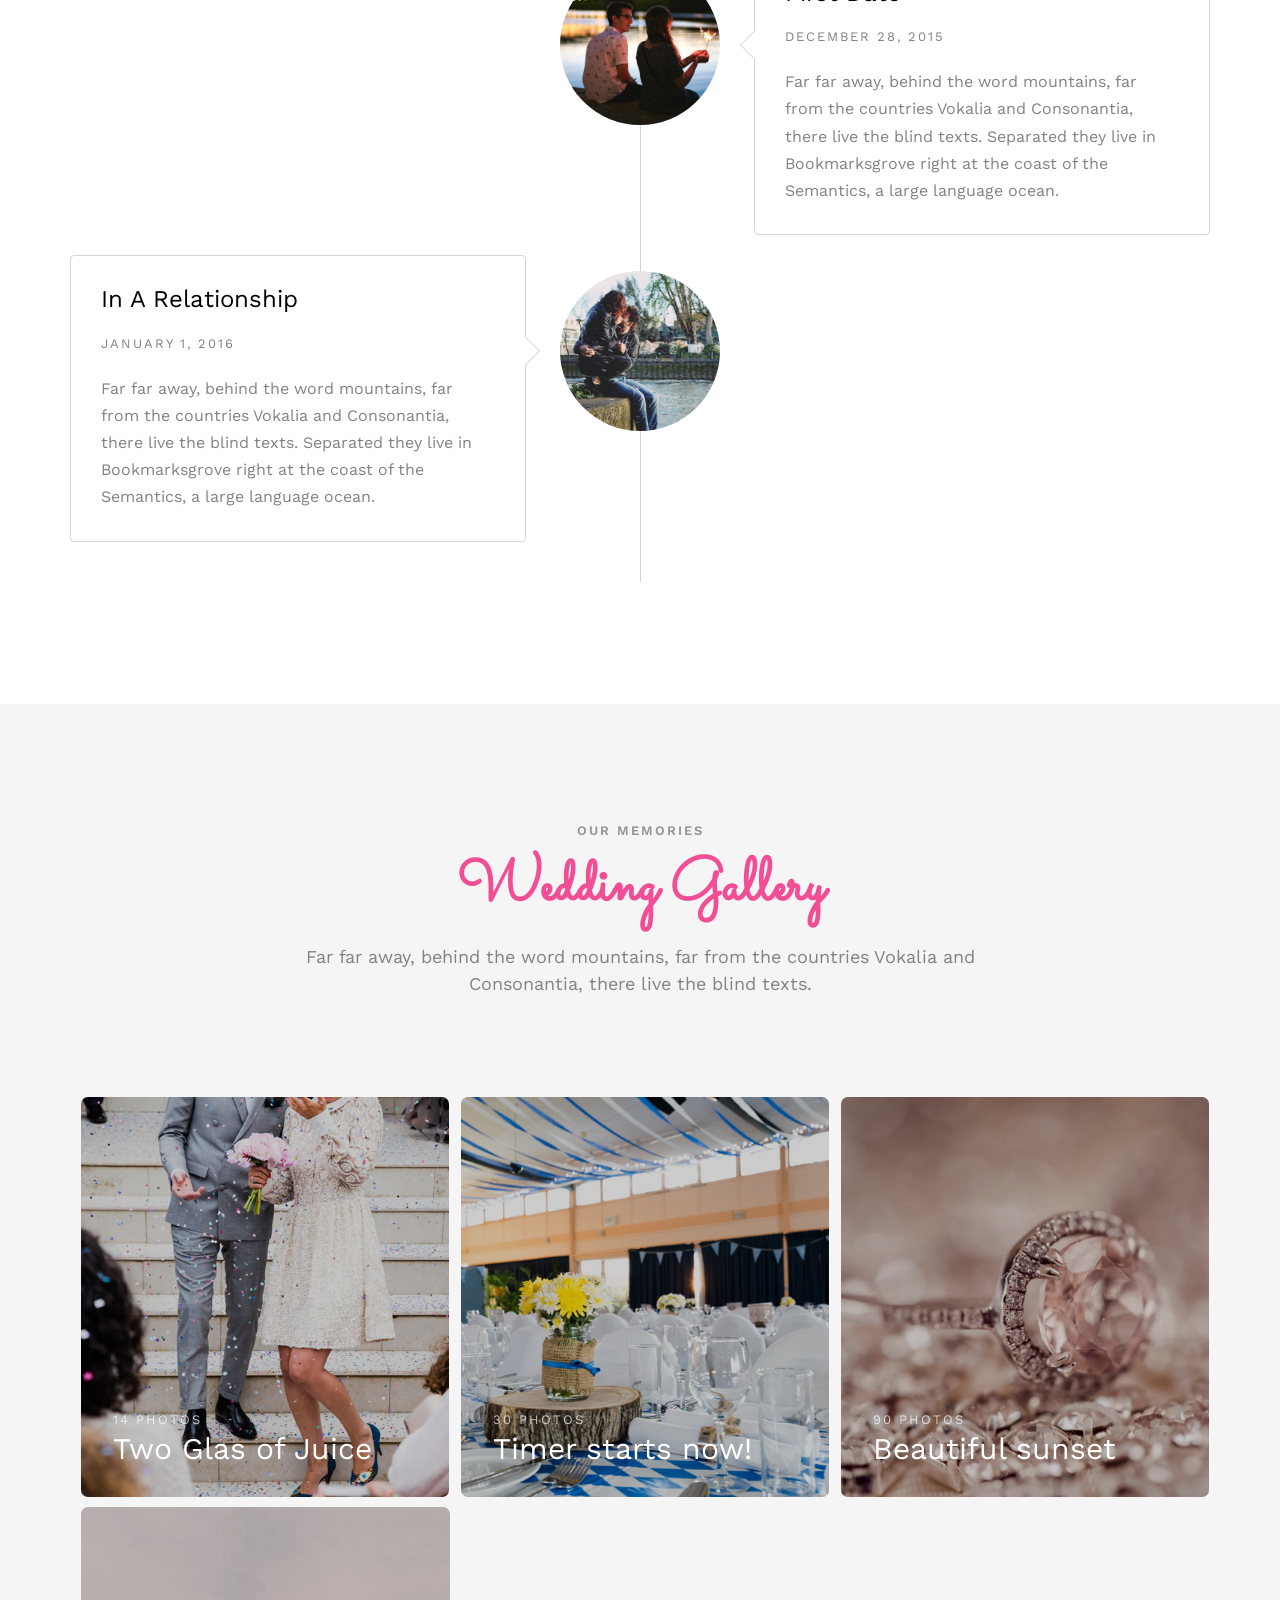
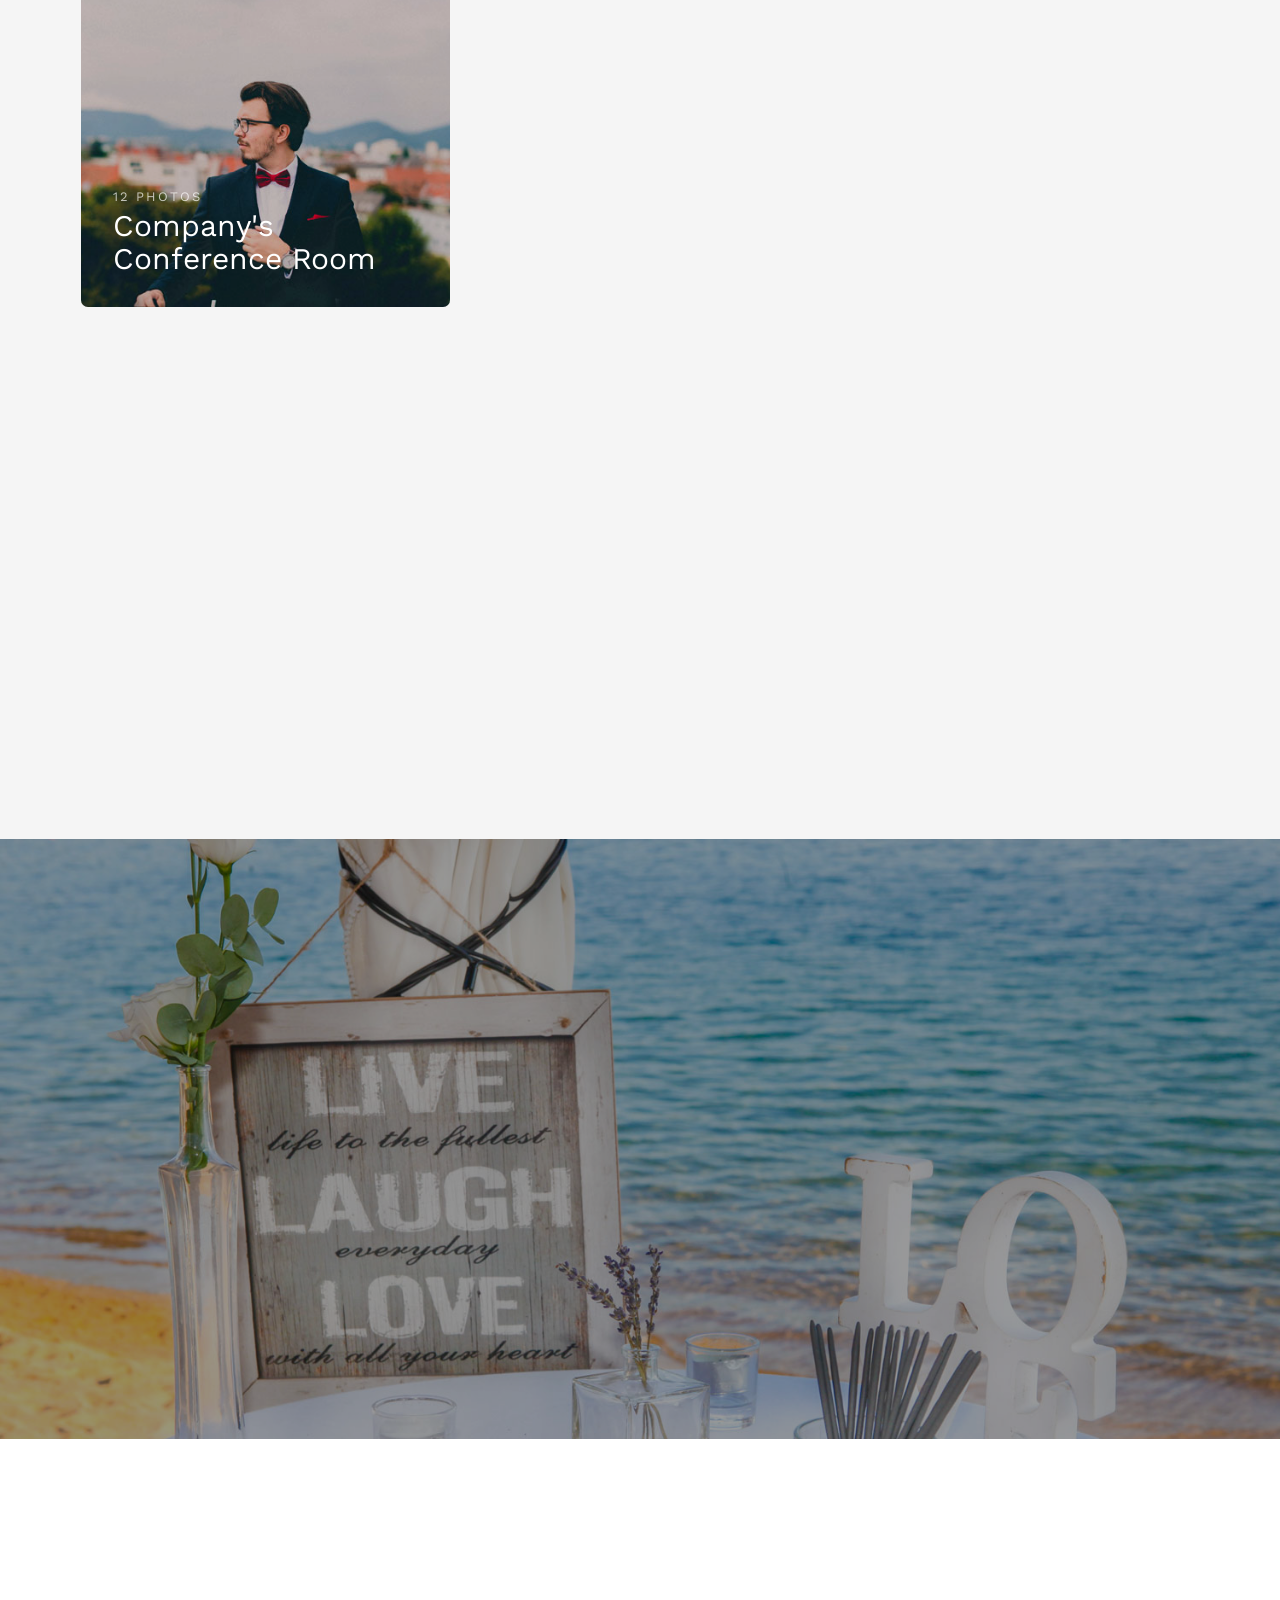
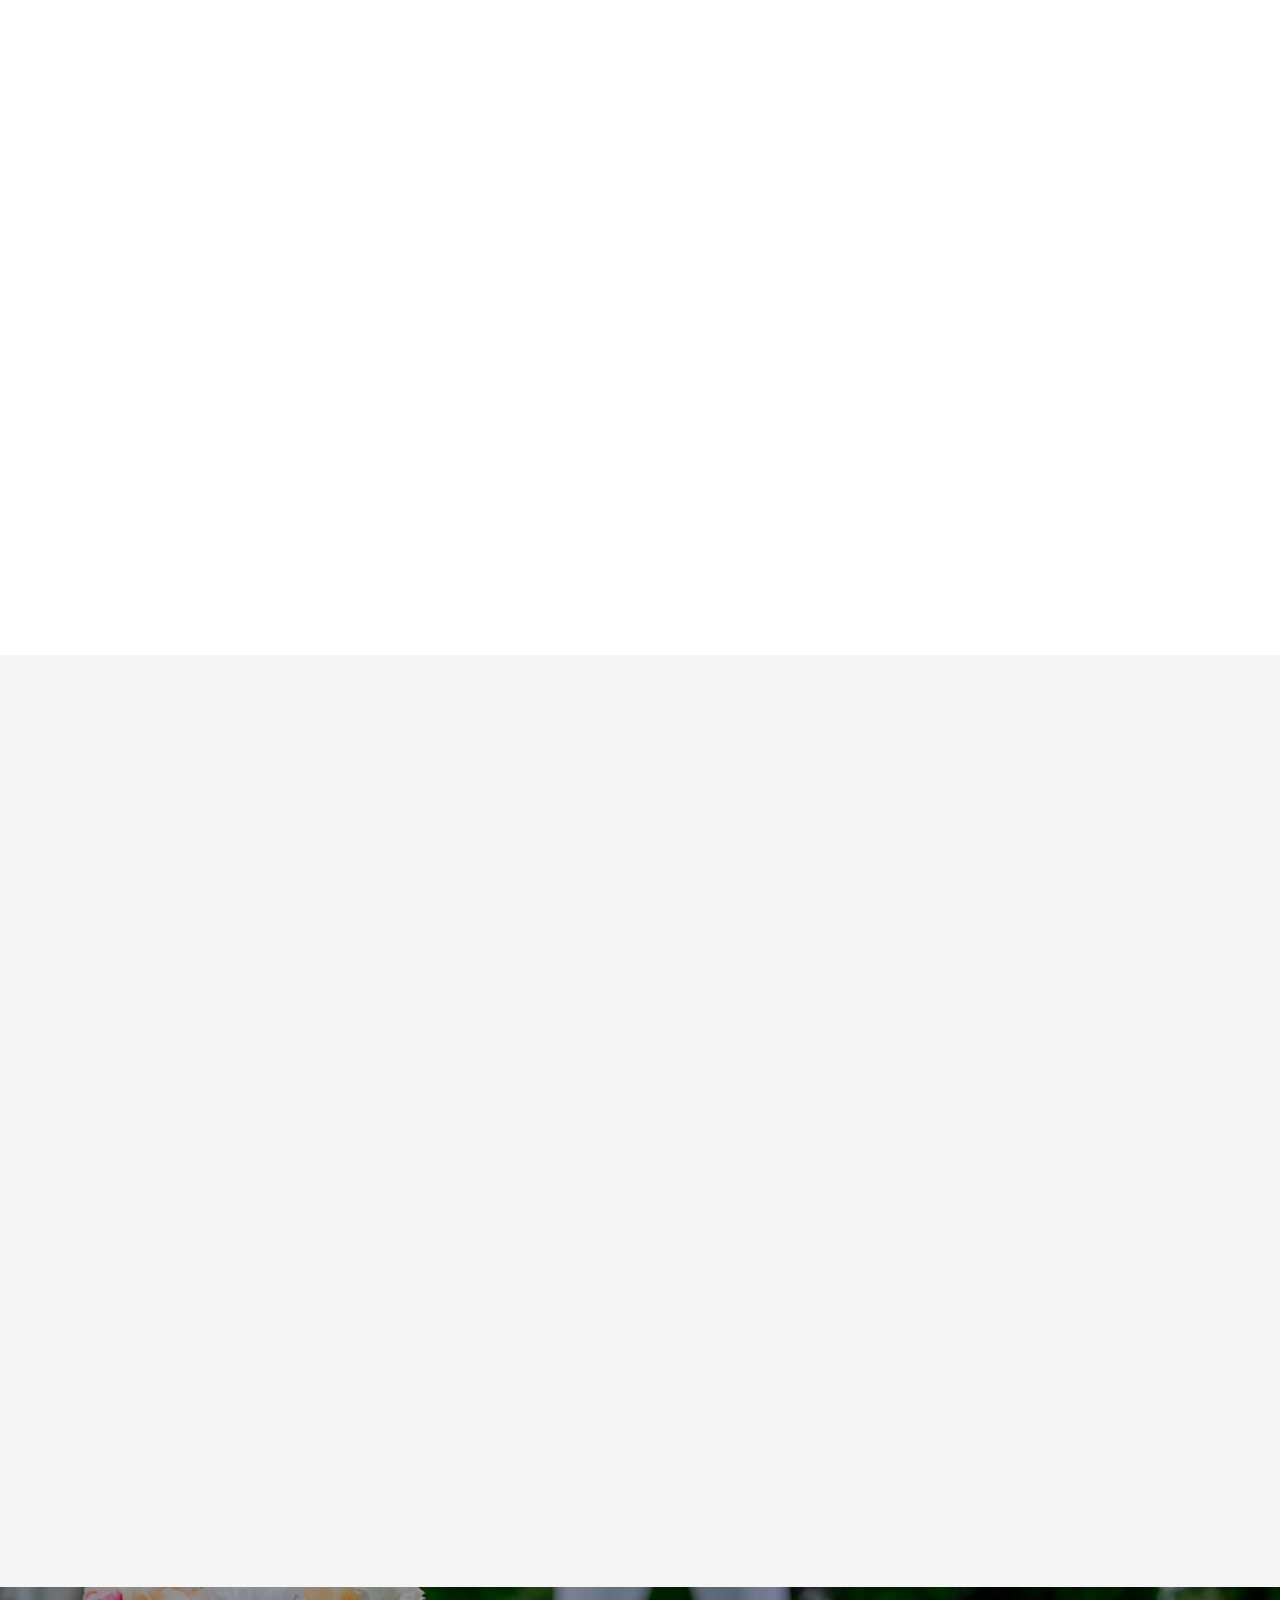
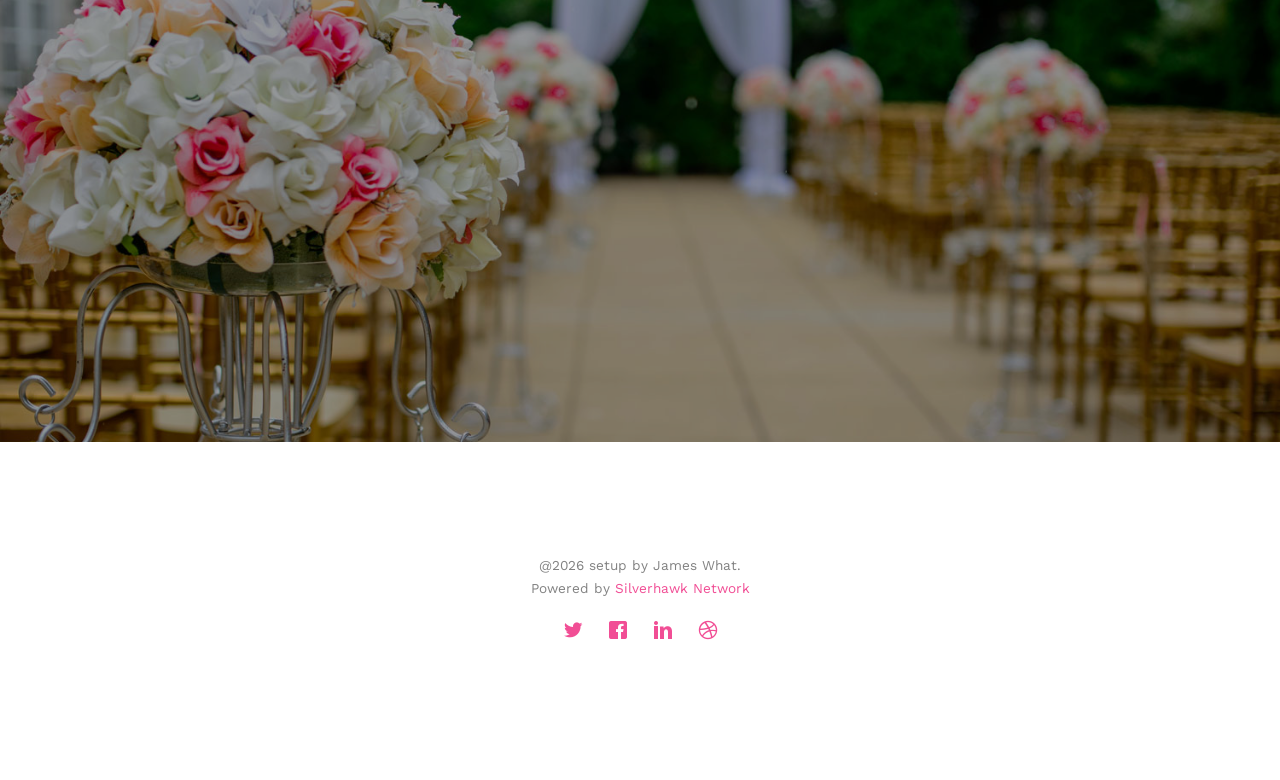
<file: index-original.html>
<!DOCTYPE html>
<!--[if lt IE 7]>      <html class="no-js lt-ie9 lt-ie8 lt-ie7"> <![endif]-->
<!--[if IE 7]>         <html class="no-js lt-ie9 lt-ie8"> <![endif]-->
<!--[if IE 8]>         <html class="no-js lt-ie9"> <![endif]-->
<!--[if gt IE 8]><!--> <html class="no-js"> <!--<![endif]-->
	<head>
	<meta charset="utf-8">
	<meta http-equiv="X-UA-Compatible" content="IE=edge">
	<title>Nikah &mdash; Wedding Invitation Online</title>
	<meta name="viewport" content="width=device-width, initial-scale=1">
	<meta name="description" content="Nikah, online wedding invitation" />
	<meta name="keywords" content="Nikah, custom template, free bootstrap, html5, css3, mobile first, responsive" />
	<meta name="author" content="JW" />

  <!-- 
	//////////////////////////////////////////////////////
	Nikah HTML5 TEMPLATE 
	DESIGNED & CUSTOMIZED by JW
		
	Website: 		http://silverhawk.web.id
	Email: 			admin@silverhawk.web.id
	//////////////////////////////////////////////////////
	 -->

  	<!-- Facebook and Twitter integration -->
	<meta property="og:title" content=""/>
	<meta property="og:image" content=""/>
	<meta property="og:url" content=""/>
	<meta property="og:site_name" content=""/>
	<meta property="og:description" content=""/>
	<meta name="twitter:title" content="" />
	<meta name="twitter:image" content="" />
	<meta name="twitter:url" content="" />
	<meta name="twitter:card" content="" />

	<link href='https://fonts.googleapis.com/css?family=Work+Sans:400,300,600,400italic,700' rel='stylesheet' type='text/css'>
	<link href="https://fonts.googleapis.com/css?family=Sacramento" rel="stylesheet">
	
	<!-- Animate.css -->
	<link rel="stylesheet" href="css/animate.css">
	<!-- Icomoon Icon Fonts-->
	<link rel="stylesheet" href="css/icomoon.css">
	<!-- Bootstrap  -->
	<link rel="stylesheet" href="css/bootstrap.css">

	<!-- Magnific Popup -->
	<link rel="stylesheet" href="css/magnific-popup.css">

	<!-- Owl Carousel  -->
	<link rel="stylesheet" href="css/owl.carousel.min.css">
	<link rel="stylesheet" href="css/owl.theme.default.min.css">

	<!-- Theme style  -->
	<link rel="stylesheet" href="css/style.css">

	<!-- Modernizr JS -->
	<script src="js/modernizr-2.6.2.min.js"></script>
	<!-- FOR IE9 below -->
	<!--[if lt IE 9]>
	<script src="js/respond.min.js"></script>
	<![endif]-->

	</head>
	<body>
		
	<div class="fh5co-loader"></div>
	
	<div id="page">
	<nav class="fh5co-nav" role="navigation">
		<div class="container">
			<div class="row">
				<div class="col-xs-2">
					<div id="fh5co-logo"><a href="index.html">Wedding<strong>.</strong></a></div>
				</div>
				<div class="col-xs-10 text-right menu-1">
					<ul>
						<li class="active"><a href="index.html">Home</a></li>
						<!-- <li><a href="about.html">Story</a></li> -->
						<li><a href="#fh5co-couple-story">Story</a></li>
						<li class="has-dropdown">
							<a href="#fh5co-services">Services</a>
							<!-- <ul class="dropdown">
								<li><a href="#">Web Design</a></li>
								<li><a href="#">eCommerce</a></li>
								<li><a href="#">Branding</a></li>
								<li><a href="#">API</a></li>
							</ul> -->
						</li>
						<li class="has-dropdown">
							<a href="#fh5co-gallery">Gallery</a>
						</li>
						<!-- <li><a href="contact.html">Contact</a></li> -->
					</ul>
				</div>
			</div>
			
		</div>
	</nav>

	<header id="fh5co-header" class="fh5co-cover" role="banner" style="background-image:url(images/img_bg_2.jpg);" data-stellar-background-ratio="0.5">
		<div class="overlay"></div>
		<div class="container">
			<div class="row">
				<div class="col-md-8 col-md-offset-2 text-center">
					<div class="display-t">
						<div class="display-tc animate-box" data-animate-effect="fadeIn">
							<h1>Joefrey &amp; Sheila</h1>
							<h2>We Are Getting Married</h2>
							<div class="simply-countdown simply-countdown-one"></div>
							<p><a href="#" class="btn btn-default btn-sm">Save the date</a></p>
						</div>
					</div>
				</div>
			</div>
		</div>
	</header>

	<div id="fh5co-couple">
		<div class="container">
			<div class="row">
				<div class="col-md-8 col-md-offset-2 text-center fh5co-heading animate-box">
					<h2>Hello!</h2>
					<h3>November 28th, 2016 New York, USA</h3>
					<p>We invited you to celebrate our wedding</p>
				</div>
			</div>
			<div class="couple-wrap animate-box">
				<div class="couple-half">
					<div class="groom">
						<img src="images/groom.jpg" alt="groom" class="img-responsive">
					</div>
					<div class="desc-groom">
						<h3>Joefrey Mahusay</h3>
						<p>Far far away, behind the word mountains, far from the countries Vokalia and Consonantia, there live the blind texts. Separated they live in Bookmarksgrove</p>
					</div>
				</div>
				<p class="heart text-center"><i class="icon-heart2"></i></p>
				<div class="couple-half">
					<div class="bride">
						<img src="images/bride.jpg" alt="groom" class="img-responsive">
					</div>
					<div class="desc-bride">
						<h3>Sheila Mahusay</h3>
						<p>Far far away, behind the word mountains, far from the countries Vokalia and Consonantia, there live the blind texts. Separated they live in Bookmarksgrove</p>
					</div>
				</div>
			</div>
		</div>
	</div>

	<div id="fh5co-event" class="fh5co-bg" style="background-image:url(images/img_bg_3.jpg);">
		<div class="overlay"></div>
		<div class="container">
			<div class="row">
				<div class="col-md-8 col-md-offset-2 text-center fh5co-heading animate-box">
					<span>Our Special Events</span>
					<h2>Wedding Events</h2>
				</div>
			</div>
			<div class="row">
				<div class="display-t">
					<div class="display-tc">
						<div class="col-md-10 col-md-offset-1">
							<div class="col-md-6 col-sm-6 text-center">
								<div class="event-wrap animate-box">
									<h3>Main Ceremony</h3>
									<div class="event-col">
										<i class="icon-clock"></i>
										<span>4:00 PM</span>
										<span>6:00 PM</span>
									</div>
									<div class="event-col">
										<i class="icon-calendar"></i>
										<span>Monday 28</span>
										<span>November, 2016</span>
									</div>
									<p>Far far away, behind the word mountains, far from the countries Vokalia and Consonantia, there live the blind texts. Separated they live in Bookmarksgrove right at the coast of the Semantics, a large language ocean.</p>
								</div>
							</div>
							<div class="col-md-6 col-sm-6 text-center">
								<div class="event-wrap animate-box">
									<h3>Wedding Party</h3>
									<div class="event-col">
										<i class="icon-clock"></i>
										<span>7:00 PM</span>
										<span>12:00 AM</span>
									</div>
									<div class="event-col">
										<i class="icon-calendar"></i>
										<span>Monday 28</span>
										<span>November, 2016</span>
									</div>
									<p>Far far away, behind the word mountains, far from the countries Vokalia and Consonantia, there live the blind texts. Separated they live in Bookmarksgrove right at the coast of the Semantics, a large language ocean.</p>
								</div>
							</div>
						</div>
					</div>
				</div>
			</div>
		</div>
	</div>

	<div id="fh5co-couple-story">
		<div class="container">
			<div class="row">
				<div class="col-md-8 col-md-offset-2 text-center fh5co-heading animate-box">
					<span>We Love Each Other</span>
					<h2>Our Story</h2>
					<p>Far far away, behind the word mountains, far from the countries Vokalia and Consonantia, there live the blind texts.</p>
				</div>
			</div>
			<div class="row">
				<div class="col-md-12 col-md-offset-0">
					<ul class="timeline animate-box">
						<li class="animate-box">
							<div class="timeline-badge" style="background-image:url(images/couple-1.jpg);"></div>
							<div class="timeline-panel">
								<div class="timeline-heading">
									<h3 class="timeline-title">First We Meet</h3>
									<span class="date">December 25, 2015</span>
								</div>
								<div class="timeline-body">
									<p>Far far away, behind the word mountains, far from the countries Vokalia and Consonantia, there live the blind texts. Separated they live in Bookmarksgrove right at the coast of the Semantics, a large language ocean.</p>
								</div>
							</div>
						</li>
						<li class="timeline-inverted animate-box">
							<div class="timeline-badge" style="background-image:url(images/couple-2.jpg);"></div>
							<div class="timeline-panel">
								<div class="timeline-heading">
									<h3 class="timeline-title">First Date</h3>
									<span class="date">December 28, 2015</span>
								</div>
								<div class="timeline-body">
									<p>Far far away, behind the word mountains, far from the countries Vokalia and Consonantia, there live the blind texts. Separated they live in Bookmarksgrove right at the coast of the Semantics, a large language ocean.</p>
								</div>
							</div>
						</li>
						<li class="animate-box">
							<div class="timeline-badge" style="background-image:url(images/couple-3.jpg);"></div>
							<div class="timeline-panel">
								<div class="timeline-heading">
									<h3 class="timeline-title">In A Relationship</h3>
									<span class="date">January 1, 2016</span>
								</div>
								<div class="timeline-body">
									<p>Far far away, behind the word mountains, far from the countries Vokalia and Consonantia, there live the blind texts. Separated they live in Bookmarksgrove right at the coast of the Semantics, a large language ocean.</p>
								</div>
							</div>
						</li>
			    	</ul>
				</div>
			</div>
		</div>
	</div>

	<div id="fh5co-gallery" class="fh5co-section-gray">
		<div class="container">
			<div class="row">
				<div class="col-md-8 col-md-offset-2 text-center fh5co-heading animate-box">
					<span>Our Memories</span>
					<h2>Wedding Gallery</h2>
					<p>Far far away, behind the word mountains, far from the countries Vokalia and Consonantia, there live the blind texts.</p>
				</div>
			</div>
			<div class="row row-bottom-padded-md">
				<div class="col-md-12">
					<ul id="fh5co-gallery-list">
						
						<li class="one-third animate-box" data-animate-effect="fadeIn" style="background-image: url(images/gallery-1.jpg); "> 
						<a href="images/gallery-1.jpg">
							<div class="case-studies-summary">
								<span>14 Photos</span>
								<h2>Two Glas of Juice</h2>
							</div>
						</a>
					</li>
					<li class="one-third animate-box" data-animate-effect="fadeIn" style="background-image: url(images/gallery-2.jpg); ">
						<a href="#" class="color-2">
							<div class="case-studies-summary">
								<span>30 Photos</span>
								<h2>Timer starts now!</h2>
							</div>
						</a>
					</li>


					<li class="one-third animate-box" data-animate-effect="fadeIn" style="background-image: url(images/gallery-3.jpg); ">
						<a href="#" class="color-3">
							<div class="case-studies-summary">
								<span>90 Photos</span>
								<h2>Beautiful sunset</h2>
							</div>
						</a>
					</li>
					<li class="one-third animate-box" data-animate-effect="fadeIn" style="background-image: url(images/gallery-4.jpg); ">
						<a href="#" class="color-4">
							<div class="case-studies-summary">
								<span>12 Photos</span>
								<h2>Company's Conference Room</h2>
							</div>
						</a>
					</li>

						<li class="one-third animate-box" data-animate-effect="fadeIn" style="background-image: url(images/gallery-5.jpg); ">
							<a href="#" class="color-3">
								<div class="case-studies-summary">
									<span>50 Photos</span>
									<h2>Useful baskets</h2>
								</div>
							</a>
						</li>
						<li class="one-third animate-box" data-animate-effect="fadeIn" style="background-image: url(images/gallery-6.jpg); ">
							<a href="#" class="color-4">
								<div class="case-studies-summary">
									<span>45 Photos</span>
									<h2>Skater man in the road</h2>
								</div>
							</a>
						</li>

						<li class="one-third animate-box" data-animate-effect="fadeIn" style="background-image: url(images/gallery-7.jpg); ">
							<a href="#" class="color-4">
								<div class="case-studies-summary">
									<span>35 Photos</span>
									<h2>Two Glas of Juice</h2>
								</div>
							</a>
						</li>

						<li class="one-third animate-box" data-animate-effect="fadeIn" style="background-image: url(images/gallery-8.jpg); "> 
							<a href="#" class="color-5">
								<div class="case-studies-summary">
									<span>90 Photos</span>
									<h2>Timer starts now!</h2>
								</div>
							</a>
						</li>
						<li class="one-third animate-box" data-animate-effect="fadeIn" style="background-image: url(images/gallery-9.jpg); ">
							<a href="#" class="color-6">
								<div class="case-studies-summary">
									<span>56 Photos</span>
									<h2>Beautiful sunset</h2>
								</div>
							</a>
						</li>
					</ul>		
				</div>
			</div>
		</div>
	</div>

	<div id="fh5co-counter" class="fh5co-bg fh5co-counter" style="background-image:url(images/img_bg_5.jpg);">
		<div class="overlay"></div>
		<div class="container">
			<div class="row">
				<div class="display-t">
					<div class="display-tc">
						<div class="col-md-3 col-sm-6 animate-box">
							<div class="feature-center">
								<span class="icon">
									<i class="icon-users"></i>
								</span>

								<span class="counter js-counter" data-from="0" data-to="500" data-speed="5000" data-refresh-interval="50">1</span>
								<span class="counter-label">Estimated Guest</span>

							</div>
						</div>
						<div class="col-md-3 col-sm-6 animate-box">
							<div class="feature-center">
								<span class="icon">
									<i class="icon-user"></i>
								</span>

								<span class="counter js-counter" data-from="0" data-to="1000" data-speed="5000" data-refresh-interval="50">1</span>
								<span class="counter-label">We Catter</span>
							</div>
						</div>
						<div class="col-md-3 col-sm-6 animate-box">
							<div class="feature-center">
								<span class="icon">
									<i class="icon-calendar"></i>
								</span>
								<span class="counter js-counter" data-from="0" data-to="402" data-speed="5000" data-refresh-interval="50">1</span>
								<span class="counter-label">Events Done</span>
							</div>
						</div>
						<div class="col-md-3 col-sm-6 animate-box">
							<div class="feature-center">
								<span class="icon">
									<i class="icon-clock"></i>
								</span>

								<span class="counter js-counter" data-from="0" data-to="2345" data-speed="5000" data-refresh-interval="50">1</span>
								<span class="counter-label">Hours Spent</span>

							</div>
						</div>
					</div>
				</div>
			</div>
		</div>
	</div>

	<div id="fh5co-testimonial">
		<div class="container">
			<div class="row">
				<div class="row animate-box">
					<div class="col-md-8 col-md-offset-2 text-center fh5co-heading">
						<span>Best Wishes</span>
						<h2>Friends Wishes</h2>
					</div>
				</div>
				<div class="row">
					<div class="col-md-12 animate-box">
						<div class="wrap-testimony">
							<div class="owl-carousel-fullwidth">
								<div class="item">
									<div class="testimony-slide active text-center">
										<figure>
											<img src="images/couple-1.jpg" alt="user">
										</figure>
										<span>John Doe, via <a href="#" class="twitter">Twitter</a></span>
										<blockquote>
											<p>"Far far away, behind the word mountains, far from the countries Vokalia and Consonantia, there live the blind texts. Separated they live in Bookmarksgrove right at the coast of the Semantics"</p>
										</blockquote>
									</div>
								</div>
								<div class="item">
									<div class="testimony-slide active text-center">
										<figure>
											<img src="images/couple-2.jpg" alt="user">
										</figure>
										<span>John Doe, via <a href="#" class="twitter">Twitter</a></span>
										<blockquote>
											<p>"Far far away, behind the word mountains, far from the countries Vokalia and Consonantia, at the coast of the Semantics, a large language ocean."</p>
										</blockquote>
									</div>
								</div>
								<div class="item">
									<div class="testimony-slide active text-center">
										<figure>
											<img src="images/couple-3.jpg" alt="user">
										</figure>
										<span>John Doe, via <a href="#" class="twitter">Twitter</a></span>
										<blockquote>
											<p>"Far far away, far from the countries Vokalia and Consonantia, there live the blind texts. Separated they live in Bookmarksgrove right at the coast of the Semantics, a large language ocean."</p>
										</blockquote>
									</div>
								</div>
							</div>
						</div>
					</div>
				</div>
			</div>
		</div>
	</div>

	<div id="fh5co-services" class="fh5co-section-gray">
		<div class="container">
			
			<div class="row animate-box">
				<div class="col-md-8 col-md-offset-2 text-center fh5co-heading">
					<h2>We Offer Services</h2>
					<p>Dignissimos asperiores vitae velit veniam totam fuga molestias accusamus alias autem provident. Odit ab aliquam dolor eius.</p>
				</div>
			</div>

			<div class="row">
				<div class="col-md-6">
					<div class="feature-left animate-box" data-animate-effect="fadeInLeft">
						<span class="icon">
							<i class="icon-calendar"></i>
						</span>
						<div class="feature-copy">
							<h3>We Organized Events</h3>
							<p>Facilis ipsum reprehenderit nemo molestias. Aut cum mollitia reprehenderit. Eos cumque dicta adipisci architecto culpa amet.</p>
						</div>
					</div>

					<div class="feature-left animate-box" data-animate-effect="fadeInLeft">
						<span class="icon">
							<i class="icon-image"></i>
						</span>
						<div class="feature-copy">
							<h3>Photoshoot</h3>
							<p>Facilis ipsum reprehenderit nemo molestias. Aut cum mollitia reprehenderit. Eos cumque dicta adipisci architecto culpa amet.</p>
						</div>
					</div>

					<div class="feature-left animate-box" data-animate-effect="fadeInLeft">
						<span class="icon">
							<i class="icon-video"></i>
						</span>
						<div class="feature-copy">
							<h3>Video Editing</h3>
							<p>Facilis ipsum reprehenderit nemo molestias. Aut cum mollitia reprehenderit. Eos cumque dicta adipisci architecto culpa amet.</p>
						</div>
					</div>

				</div>

				<div class="col-md-6 animate-box">
					<div class="fh5co-video fh5co-bg" style="background-image: url(images/img_bg_3.jpg); ">
						<a href="https://vimeo.com/channels/staffpicks/93951774" class="popup-vimeo"><i class="icon-video2"></i></a>
						<div class="overlay"></div>
					</div>
				</div>
			</div>

			
		</div>
	</div>


	<div id="fh5co-started" class="fh5co-bg" style="background-image:url(images/img_bg_4.jpg);">
		<div class="overlay"></div>
		<div class="container">
			<div class="row animate-box">
				<div class="col-md-8 col-md-offset-2 text-center fh5co-heading">
					<h2>Are You Attending?</h2>
					<p>Please Fill-up the form to notify you that you're attending. Thanks.</p>
				</div>
			</div>
			<div class="row animate-box">
				<div class="col-md-10 col-md-offset-1">
					<form class="form-inline">
						<div class="col-md-4 col-sm-4">
							<div class="form-group">
								<label for="name" class="sr-only">Name</label>
								<input type="name" class="form-control" id="name" placeholder="Name">
							</div>
						</div>
						<div class="col-md-4 col-sm-4">
							<div class="form-group">
								<label for="email" class="sr-only">Email</label>
								<input type="email" class="form-control" id="email" placeholder="Email">
							</div>
						</div>
						<div class="col-md-4 col-sm-4">
							<button type="submit" class="btn btn-default btn-block">I am Attending</button>
						</div>
					</form>
				</div>
			</div>
		</div>
	</div>

	<footer id="fh5co-footer" role="contentinfo">
		<div class="container">

			<div class="row copyright">
				<div class="col-md-12 text-center">
					<p>
						<small class="block"> @2026 setup by James What.</small> 
						<small class="block">Powered by <a href="https://silverhawk.web.id" target="_blank">Silverhawk Network</a></small>
					</p>
					<p>
						<ul class="fh5co-social-icons">
							<li><a href="#"><i class="icon-twitter"></i></a></li>
							<li><a href="#"><i class="icon-facebook"></i></a></li>
							<li><a href="#"><i class="icon-linkedin"></i></a></li>
							<li><a href="#"><i class="icon-dribbble"></i></a></li>
						</ul>
					</p>
				</div>
			</div>

		</div>
	</footer>
	</div>

	<div class="gototop js-top">
		<a href="#" class="js-gotop"><i class="icon-arrow-up"></i></a>
	</div>
	
	<!-- jQuery -->
	<script src="js/jquery.min.js"></script>
	<!-- jQuery Easing -->
	<script src="js/jquery.easing.1.3.js"></script>
	<!-- Bootstrap -->
	<script src="js/bootstrap.min.js"></script>
	<!-- Waypoints -->
	<script src="js/jquery.waypoints.min.js"></script>
	<!-- Carousel -->
	<script src="js/owl.carousel.min.js"></script>
	<!-- countTo -->
	<script src="js/jquery.countTo.js"></script>

	<!-- Stellar -->
	<script src="js/jquery.stellar.min.js"></script>
	<!-- Magnific Popup -->
	<script src="js/jquery.magnific-popup.min.js"></script>
	<script src="js/magnific-popup-options.js"></script>

	<!-- // <script src="https://cdnjs.cloudflare.com/ajax/libs/prism/0.0.1/prism.min.js"></script> -->
	<script src="js/simplyCountdown.js"></script>
	<!-- Main -->
	<script src="js/main.js"></script>

	<script>
    var d = new Date(new Date().getTime() + 200 * 120 * 120 * 2000);

    // default example
    simplyCountdown('.simply-countdown-one', {
        year: d.getFullYear(),
        month: d.getMonth() + 1,
        day: d.getDate()
    });

    //jQuery example
    $('#simply-countdown-losange').simplyCountdown({
        year: d.getFullYear(),
        month: d.getMonth() + 1,
        day: d.getDate(),
        enableUtc: false
    });
</script>

	</body>
</html>
</file>
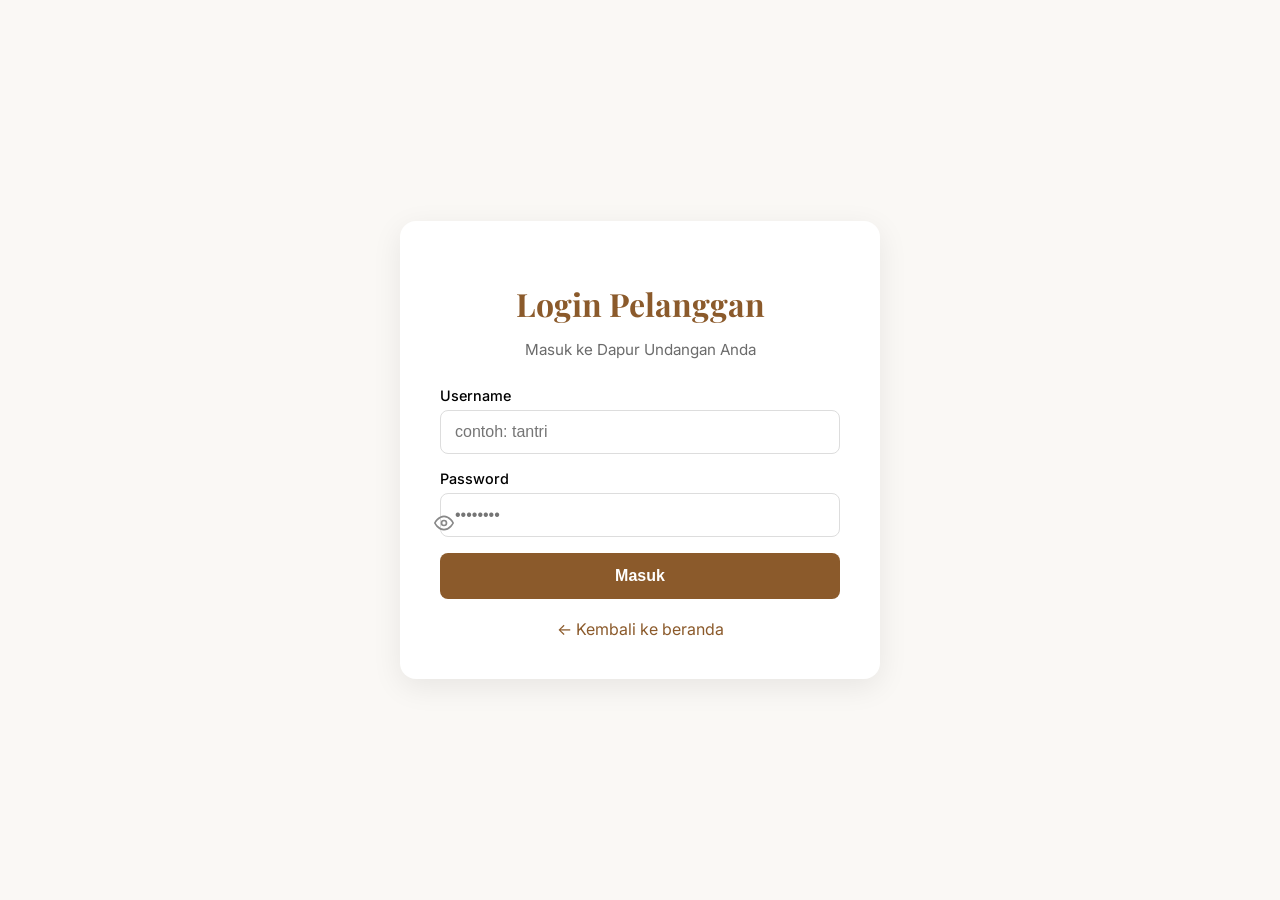
<file: login.html>
<!DOCTYPE html>
<html lang="id">
<head>
  <meta charset="utf-8">
  <meta name="viewport" content="width=device-width, initial-scale=1">
  <title>Login Pelanggan — Nikah</title>
  <link rel="icon" href="/favicon.svg" type="image/svg+xml">
  <meta name="robots" content="noindex">
  <link href="https://fonts.googleapis.com/css2?family=Playfair+Display:wght@600&family=Inter:wght@400;500;600&display=swap" rel="stylesheet">
  <style>
    body { font-family: 'Inter', sans-serif; background: #faf8f5; display: flex; min-height: 100vh; align-items: center; justify-content: center; margin: 0; }
    .box { background: #fff; padding: 40px; border-radius: 16px; box-shadow: 0 8px 30px rgba(0,0,0,.08); width: 100%; max-width: 400px; }
    h1 { font-family: 'Playfair Display', serif; color: #8b5a2b; text-align: center; margin-bottom: 8px; }
    p.sub { text-align: center; color: #6b6b6b; margin-bottom: 28px; font-size: 0.95rem; }
    label { display: block; font-weight: 500; margin-bottom: 6px; font-size: 0.9rem; }
    input { width: 100%; padding: 12px 14px; border: 1px solid #ddd; border-radius: 8px; font-size: 1rem; margin-bottom: 16px; box-sizing: border-box; }
    input:focus { outline: none; border-color: #8b5a2b; }
    button { width: 100%; padding: 14px; background: #8b5a2b; color: #fff; border: none; border-radius: 8px; font-size: 1rem; font-weight: 600; cursor: pointer; }
    button:hover { background: #6b4423; }
    button:disabled { opacity: 0.6; cursor: not-allowed; }
    .error { background: #fee; color: #c00; padding: 10px; border-radius: 8px; margin-bottom: 16px; font-size: 0.9rem; display: none; }
    .back { text-align: center; margin-top: 20px; }
    .back a { color: #8b5a2b; text-decoration: none; }
  </style>
</head>
<body>
  <div class="box">
    <h1>Login Pelanggan</h1>
    <p class="sub">Masuk ke Dapur Undangan Anda</p>
    <div class="error" id="error"></div>
    <form id="form">
      <label>Username</label>
      <input type="text" id="username" required placeholder="contoh: tantri" autocomplete="username">
      <label>Password</label>
      <input type="password" id="password" required placeholder="••••••••" autocomplete="current-password">
      <button type="submit" id="btn">Masuk</button>
    </form>
    <div class="back"><a href="/">← Kembali ke beranda</a></div>
  </div>

  <script src="/js/config.js"></script>
  <script src="/js/api.js"></script>
  <script src="/js/auth.js"></script>
  <script>
    // Jika sudah login, langsung ke dapur
    if (Auth.isLoggedIn()) {
      const u = Auth.getUser();
      window.location.href = '/' + u.username + '/dapur';
    }

    document.getElementById('form').addEventListener('submit', async (e) => {
      e.preventDefault();
      const btn = document.getElementById('btn');
      const errEl = document.getElementById('error');
      errEl.style.display = 'none';
      btn.disabled = true;
      btn.textContent = 'Memproses...';

      const username = document.getElementById('username').value.trim().toLowerCase();
      const password = document.getElementById('password').value;

      const res = await API.login(username, password);
      if (res.success) {
        Auth.saveSession(res.token, res.username, res.package);
        window.location.href = '/' + res.username + '/dapur';
      } else {
        errEl.textContent = res.error || 'Login gagal';
        errEl.style.display = 'block';
        btn.disabled = false;
        btn.textContent = 'Masuk';
      }
    });
  </script>
<script src="/js/password-toggle.js"></script>
</body>
</html>
</file>
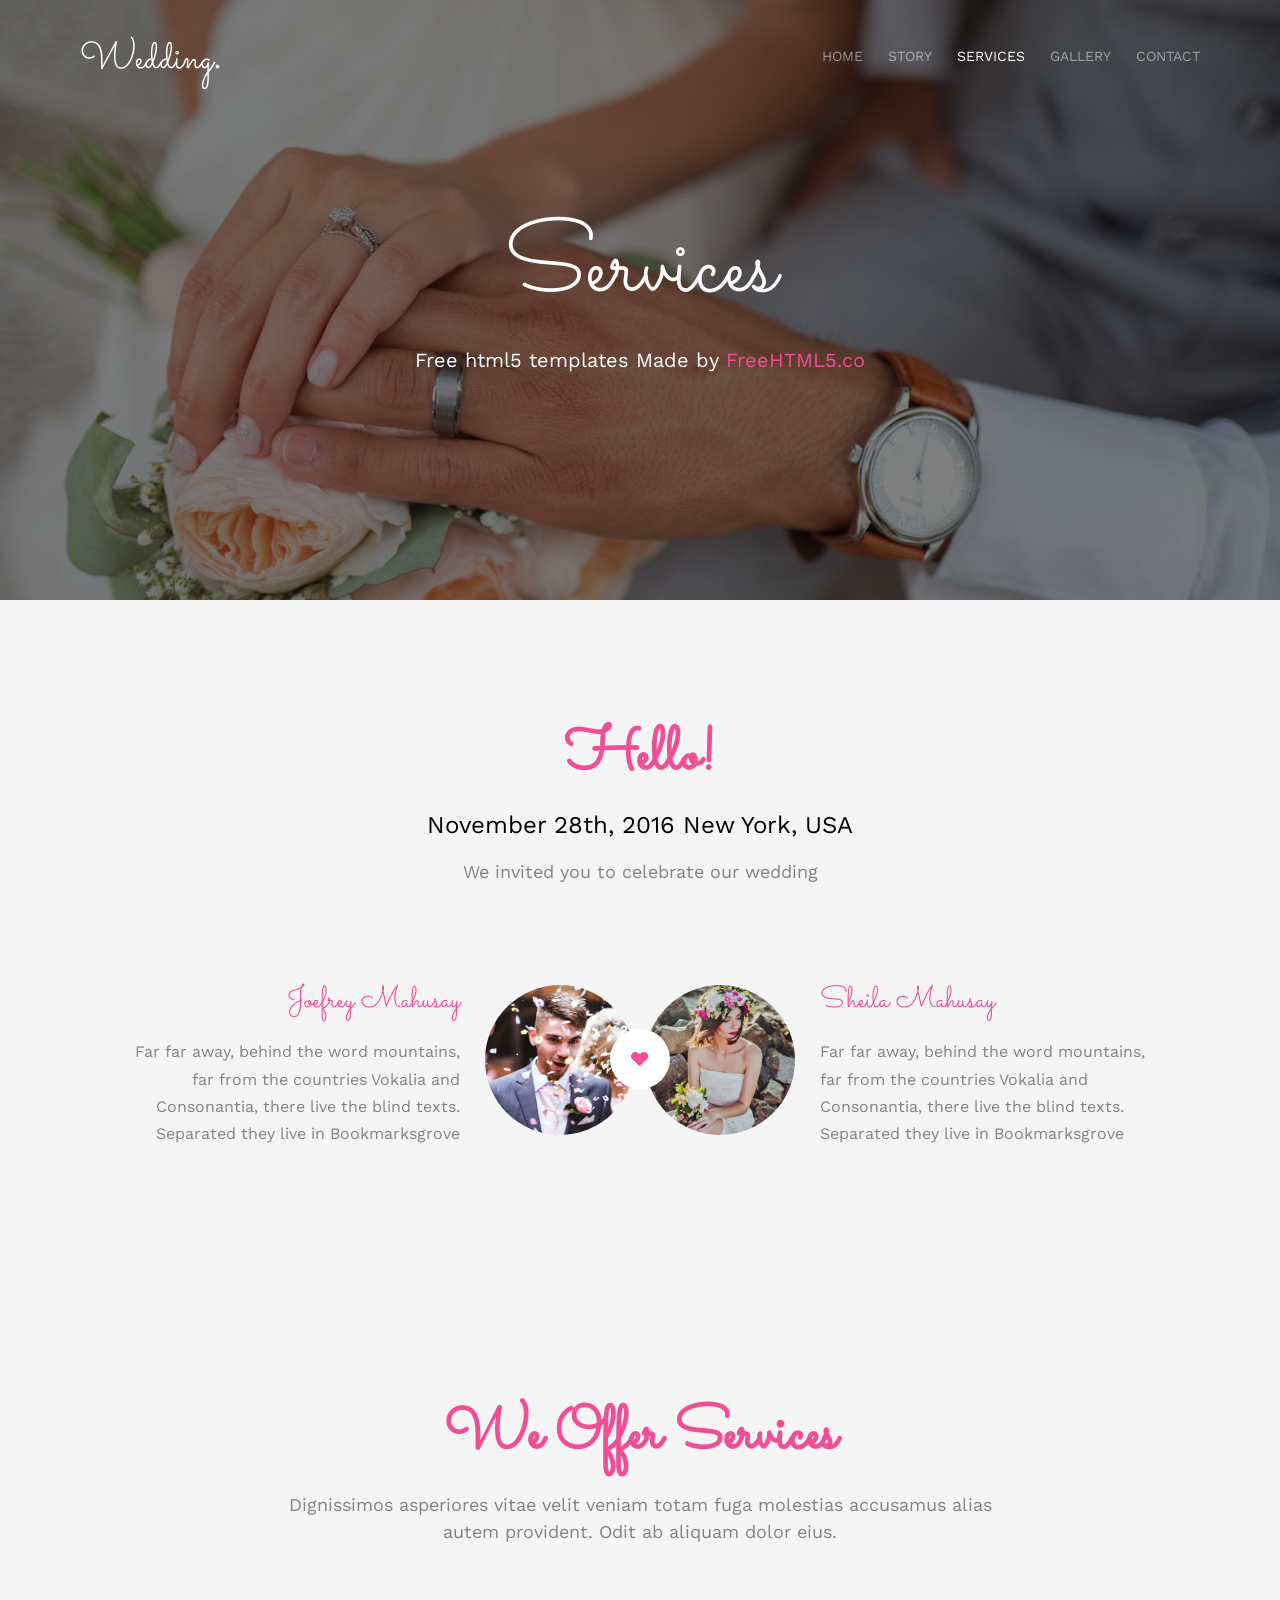
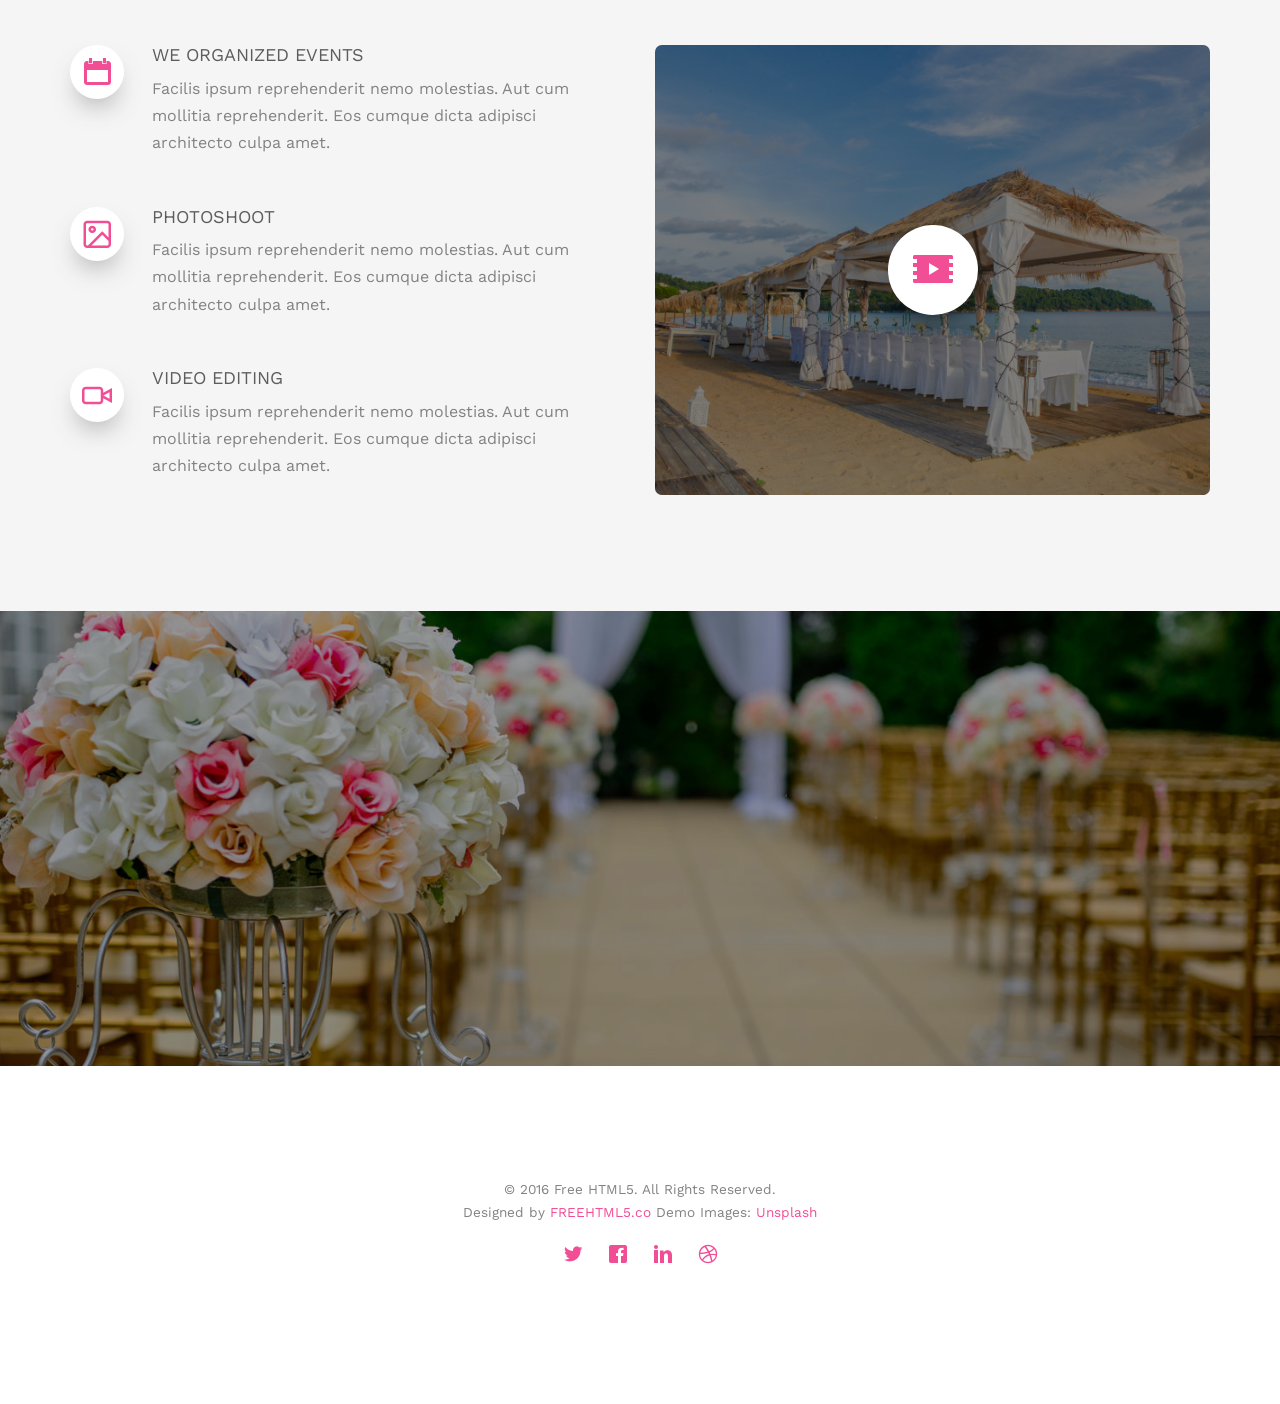
<file: services.html>
<!DOCTYPE html>
<!--[if lt IE 7]>      <html class="no-js lt-ie9 lt-ie8 lt-ie7"> <![endif]-->
<!--[if IE 7]>         <html class="no-js lt-ie9 lt-ie8"> <![endif]-->
<!--[if IE 8]>         <html class="no-js lt-ie9"> <![endif]-->
<!--[if gt IE 8]><!--> <html class="no-js"> <!--<![endif]-->
	<head>
	<meta charset="utf-8">
	<meta http-equiv="X-UA-Compatible" content="IE=edge">
	<title>Wedding &mdash; 100% Free Fully Responsive HTML5 Template by FREEHTML5.co</title>
	<meta name="viewport" content="width=device-width, initial-scale=1">
	<meta name="description" content="Free HTML5 Template by FREEHTML5.CO" />
	<meta name="keywords" content="free html5, free template, free bootstrap, html5, css3, mobile first, responsive" />
	<meta name="author" content="FREEHTML5.CO" />

  <!-- 
	//////////////////////////////////////////////////////

	FREE HTML5 TEMPLATE 
	DESIGNED & DEVELOPED by FREEHTML5.CO
		
	Website: 		http://freehtml5.co/
	Email: 			info@freehtml5.co
	Twitter: 		http://twitter.com/fh5co
	Facebook: 		https://www.facebook.com/fh5co

	//////////////////////////////////////////////////////
	 -->

  	<!-- Facebook and Twitter integration -->
	<meta property="og:title" content=""/>
	<meta property="og:image" content=""/>
	<meta property="og:url" content=""/>
	<meta property="og:site_name" content=""/>
	<meta property="og:description" content=""/>
	<meta name="twitter:title" content="" />
	<meta name="twitter:image" content="" />
	<meta name="twitter:url" content="" />
	<meta name="twitter:card" content="" />

	<link href='https://fonts.googleapis.com/css?family=Work+Sans:400,300,600,400italic,700' rel='stylesheet' type='text/css'>
	<link href="https://fonts.googleapis.com/css?family=Sacramento" rel="stylesheet">
	
	<!-- Animate.css -->
	<link rel="stylesheet" href="css/animate.css">
	<!-- Icomoon Icon Fonts-->
	<link rel="stylesheet" href="css/icomoon.css">
	<!-- Bootstrap  -->
	<link rel="stylesheet" href="css/bootstrap.css">

	<!-- Magnific Popup -->
	<link rel="stylesheet" href="css/magnific-popup.css">

	<!-- Owl Carousel  -->
	<link rel="stylesheet" href="css/owl.carousel.min.css">
	<link rel="stylesheet" href="css/owl.theme.default.min.css">

	<!-- Theme style  -->
	<link rel="stylesheet" href="css/style.css">

	<!-- Modernizr JS -->
	<script src="js/modernizr-2.6.2.min.js"></script>
	<!-- FOR IE9 below -->
	<!--[if lt IE 9]>
	<script src="js/respond.min.js"></script>
	<![endif]-->

	</head>
	<body>
		
	<div class="fh5co-loader"></div>
	
	<div id="page">
	<nav class="fh5co-nav" role="navigation">
		<div class="container">
			<div class="row">
				<div class="col-xs-2">
					<div id="fh5co-logo"><a href="index.html">Wedding<strong>.</strong></a></div>
				</div>
				<div class="col-xs-10 text-right menu-1">
					<ul>
						<li><a href="index.html">Home</a></li>
						<li><a href="about.html">Story</a></li>
						<li class="has-dropdown active">
							<a href="services.html">Services</a>
							<ul class="dropdown">
								<li><a href="#">Web Design</a></li>
								<li><a href="#">eCommerce</a></li>
								<li><a href="#">Branding</a></li>
								<li><a href="#">API</a></li>
							</ul>
						</li>
						<li class="has-dropdown">
							<a href="gallery.html">Gallery</a>
							<ul class="dropdown">
								<li><a href="#">HTML5</a></li>
								<li><a href="#">CSS3</a></li>
								<li><a href="#">Sass</a></li>
								<li><a href="#">jQuery</a></li>
							</ul>
						</li>
						<li><a href="contact.html">Contact</a></li>
					</ul>
				</div>
			</div>
			
		</div>
	</nav>

	<header id="fh5co-header" class="fh5co-cover fh5co-cover-sm" role="banner" style="background-image:url(images/img_bg_1.jpg);">
		<div class="overlay"></div>
		<div class="fh5co-container">
			<div class="row">
				<div class="col-md-8 col-md-offset-2 text-center">
					<div class="display-t">
						<div class="display-tc animate-box" data-animate-effect="fadeIn">
							<h1>Services</h1>
							<h2>Free html5 templates Made by <a href="http://freehtml5.co" target="_blank">FreeHTML5.co</a></h2>
						</div>
					</div>
				</div>
			</div>
		</div>
	</header>

	<div id="fh5co-couple" class="fh5co-section-gray">
		<div class="container">
			<div class="row">
				<div class="col-md-8 col-md-offset-2 text-center fh5co-heading animate-box">
					<h2>Hello!</h2>
					<h3>November 28th, 2016 New York, USA</h3>
					<p>We invited you to celebrate our wedding</p>
				</div>
			</div>
			<div class="couple-wrap animate-box">
				<div class="couple-half">
					<div class="groom">
						<img src="images/groom.jpg" alt="groom" class="img-responsive">
					</div>
					<div class="desc-groom">
						<h3>Joefrey Mahusay</h3>
						<p>Far far away, behind the word mountains, far from the countries Vokalia and Consonantia, there live the blind texts. Separated they live in Bookmarksgrove</p>
					</div>
				</div>
				<p class="heart text-center"><i class="icon-heart2"></i></p>
				<div class="couple-half">
					<div class="bride">
						<img src="images/bride.jpg" alt="groom" class="img-responsive">
					</div>
					<div class="desc-bride">
						<h3>Sheila Mahusay</h3>
						<p>Far far away, behind the word mountains, far from the countries Vokalia and Consonantia, there live the blind texts. Separated they live in Bookmarksgrove</p>
					</div>
				</div>
			</div>
		</div>
	</div>

	<div id="fh5co-services" class="fh5co-section-gray">
		<div class="container">
			
			<div class="row animate-box">
				<div class="col-md-8 col-md-offset-2 text-center fh5co-heading">
					<h2>We Offer Services</h2>
					<p>Dignissimos asperiores vitae velit veniam totam fuga molestias accusamus alias autem provident. Odit ab aliquam dolor eius.</p>
				</div>
			</div>

			<div class="row">
				<div class="col-md-6">
					<div class="feature-left animate-box" data-animate-effect="fadeInLeft">
						<span class="icon">
							<i class="icon-calendar"></i>
						</span>
						<div class="feature-copy">
							<h3>We Organized Events</h3>
							<p>Facilis ipsum reprehenderit nemo molestias. Aut cum mollitia reprehenderit. Eos cumque dicta adipisci architecto culpa amet.</p>
						</div>
					</div>

					<div class="feature-left animate-box" data-animate-effect="fadeInLeft">
						<span class="icon">
							<i class="icon-image"></i>
						</span>
						<div class="feature-copy">
							<h3>Photoshoot</h3>
							<p>Facilis ipsum reprehenderit nemo molestias. Aut cum mollitia reprehenderit. Eos cumque dicta adipisci architecto culpa amet.</p>
						</div>
					</div>

					<div class="feature-left animate-box" data-animate-effect="fadeInLeft">
						<span class="icon">
							<i class="icon-video"></i>
						</span>
						<div class="feature-copy">
							<h3>Video Editing</h3>
							<p>Facilis ipsum reprehenderit nemo molestias. Aut cum mollitia reprehenderit. Eos cumque dicta adipisci architecto culpa amet.</p>
						</div>
					</div>

				</div>

				<div class="col-md-6 animate-box">
					<div class="fh5co-video fh5co-bg" style="background-image: url(images/img_bg_3.jpg); ">
						<a  href="https://vimeo.com/channels/staffpicks/93951774" class="popup-vimeo"><i class="icon-video2"></i></a>
						<div class="overlay"></div>
					</div>
				</div>
			</div>

			
		</div>
	</div>

	<div id="fh5co-started" class="fh5co-bg" style="background-image:url(images/img_bg_4.jpg);">
		<div class="overlay"></div>
		<div class="container">
			<div class="row animate-box">
				<div class="col-md-8 col-md-offset-2 text-center fh5co-heading">
					<h2>Are You Attending?</h2>
					<p>Please Fill-up the form to notify you that you're attending. Thanks.</p>
				</div>
			</div>
			<div class="row animate-box">
				<div class="col-md-10 col-md-offset-1">
					<form class="form-inline">
						<div class="col-md-4 col-sm-4">
							<div class="form-group">
								<label for="name" class="sr-only">Name</label>
								<input type="name" class="form-control" id="name" placeholder="Name">
							</div>
						</div>
						<div class="col-md-4 col-sm-4">
							<div class="form-group">
								<label for="email" class="sr-only">Email</label>
								<input type="email" class="form-control" id="email" placeholder="Email">
							</div>
						</div>
						<div class="col-md-4 col-sm-4">
							<button type="submit" class="btn btn-default btn-block">I am Attending</button>
						</div>
					</form>
				</div>
			</div>
		</div>
	</div>

	<footer id="fh5co-footer" role="contentinfo">
		<div class="container">

			<div class="row copyright">
				<div class="col-md-12 text-center">
					<p>
						<small class="block">&copy; 2016 Free HTML5. All Rights Reserved.</small> 
						<small class="block">Designed by <a href="http://freehtml5.co/" target="_blank">FREEHTML5.co</a> Demo Images: <a href="http://unsplash.co/" target="_blank">Unsplash</a></small>
					</p>
					<p>
						<ul class="fh5co-social-icons">
							<li><a href="#"><i class="icon-twitter"></i></a></li>
							<li><a href="#"><i class="icon-facebook"></i></a></li>
							<li><a href="#"><i class="icon-linkedin"></i></a></li>
							<li><a href="#"><i class="icon-dribbble"></i></a></li>
						</ul>
					</p>
				</div>
			</div>

		</div>
	</footer>
	</div>

	<div class="gototop js-top">
		<a href="#" class="js-gotop"><i class="icon-arrow-up"></i></a>
	</div>
	
	<!-- jQuery -->
	<script src="js/jquery.min.js"></script>
	<!-- jQuery Easing -->
	<script src="js/jquery.easing.1.3.js"></script>
	<!-- Bootstrap -->
	<script src="js/bootstrap.min.js"></script>
	<!-- Waypoints -->
	<script src="js/jquery.waypoints.min.js"></script>
	<!-- Carousel -->
	<script src="js/owl.carousel.min.js"></script>
	<!-- countTo -->
	<script src="js/jquery.countTo.js"></script>

	<!-- Stellar -->
	<script src="js/jquery.stellar.min.js"></script>
	<!-- Magnific Popup -->
	<script src="js/jquery.magnific-popup.min.js"></script>
	<script src="js/magnific-popup-options.js"></script>

	<!-- Main -->
	<script src="js/main.js"></script>

	</body>
</html>
</file>
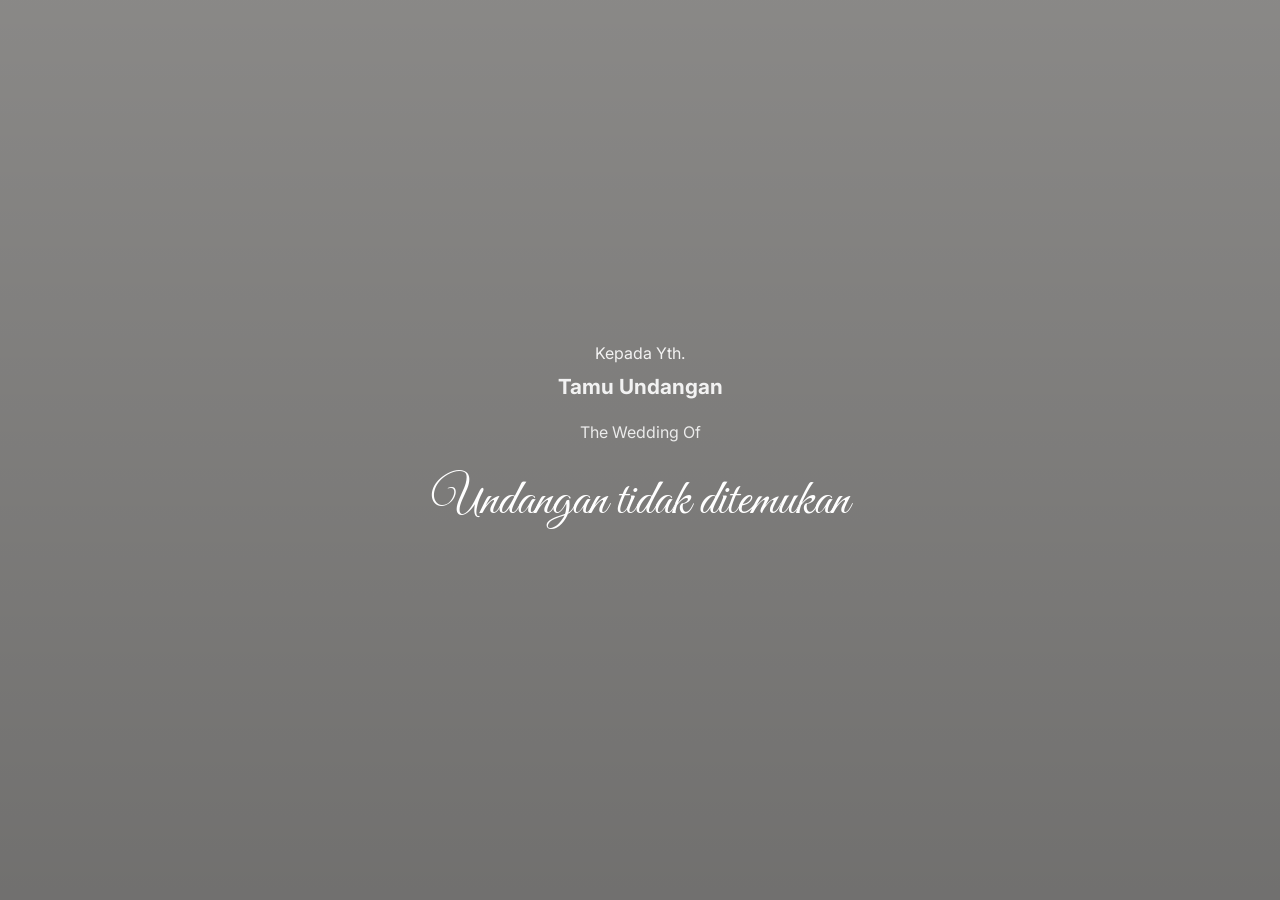
<file: undangan.html>
<!DOCTYPE html>
<html lang="id">
<head>
  <meta charset="utf-8">
  <meta name="viewport" content="width=device-width, initial-scale=1">
  <title>Undangan Pernikahan</title>
  <link rel="icon" href="/favicon.svg" type="image/svg+xml">
  <meta name="robots" content="noindex,follow">
  <meta name="description" content="Undangan digital pernikahan">
  <link href="https://fonts.googleapis.com/css2?family=Playfair+Display:wght@400;600;700&family=Great+Vibes&family=Inter:wght@400;500&display=swap" rel="stylesheet">
  <style>
    :root {
      --primary: #8b5a2b;
      --accent: #d4a574;
      --bg: #faf8f5;
      --text: #2c2c2c;
    }
    * { box-sizing: border-box; margin: 0; padding: 0; }
    body { font-family: 'Inter', sans-serif; background: var(--bg); color: var(--text); line-height: 1.6; }
    h1, h2, h3 { font-family: 'Playfair Display', serif; }
    .script { font-family: 'Great Vibes', cursive; }

    /* Cover */
    .cover {
      min-height: 100vh;
      background: linear-gradient(rgba(0,0,0,.45), rgba(0,0,0,.55)), url('') center/cover no-repeat;
      display: flex; align-items: center; justify-content: center; text-align: center; color: #fff;
      position: relative;
    }
    .cover-inner { padding: 40px 20px; max-width: 520px; }
    .cover .to { font-size: 1rem; opacity: 0.9; margin-bottom: 12px; }
    .cover .to strong { font-size: 1.3rem; display: block; margin-top: 4px; }
    .cover h1 { font-family: 'Great Vibes', cursive; font-size: 3.2rem; margin: 16px 0; font-weight: 400; }
    .cover .amp { font-size: 1.5rem; opacity: 0.8; }
    .cover .date { font-size: 1.1rem; letter-spacing: 2px; margin-top: 12px; }
    .btn-open {
      display: inline-block; margin-top: 28px; padding: 12px 36px;
      border: 2px solid #fff; color: #fff; text-decoration: none; border-radius: 30px;
      font-weight: 500; transition: all .25s; cursor: pointer; background: transparent;
    }
    .btn-open:hover { background: #fff; color: var(--primary); }

    /* Content sections */
    section { padding: 60px 20px; max-width: 720px; margin: 0 auto; text-align: center; }
    section h2 { font-size: 1.8rem; color: var(--primary); margin-bottom: 12px; }
    .divider { width: 60px; height: 2px; background: var(--accent); margin: 0 auto 24px; }

    .couple { display: flex; justify-content: center; gap: 40px; flex-wrap: wrap; margin-top: 24px; }
    .person h3 { font-size: 1.5rem; margin-bottom: 4px; }

    .countdown { display: flex; justify-content: center; gap: 16px; flex-wrap: wrap; margin: 24px 0; }
    .cd-item { background: #fff; padding: 16px 20px; border-radius: 12px; min-width: 70px; box-shadow: 0 4px 15px rgba(0,0,0,.06); }
    .cd-item span { display: block; font-size: 1.8rem; font-weight: 700; color: var(--primary); }
    .cd-item small { font-size: 0.75rem; color: #888; text-transform: uppercase; }

    .event-box { background: #fff; border-radius: 16px; padding: 28px; margin: 16px 0; box-shadow: 0 4px 20px rgba(0,0,0,.05); text-align: left; }
    .event-box h3 { color: var(--primary); margin-bottom: 8px; }
    .maps-btn { display: inline-block; margin-top: 12px; padding: 8px 20px; background: var(--primary); color: #fff; text-decoration: none; border-radius: 6px; font-size: 0.9rem; }

    .story-item { text-align: left; padding: 20px 0; border-bottom: 1px solid #eee; }
    .story-item:last-child { border-bottom: none; }
    .story-item .date { color: var(--accent); font-size: 0.9rem; font-weight: 600; }

    .gallery { display: grid; grid-template-columns: repeat(auto-fill, minmax(140px, 1fr)); gap: 10px; margin-top: 20px; }
    .gallery img { width: 100%; height: 140px; object-fit: cover; border-radius: 8px; }

    .rekening-item { background: #fff; padding: 16px; border-radius: 10px; margin: 8px 0; text-align: left; box-shadow: 0 2px 10px rgba(0,0,0,.04); }
    .rekening-item strong { color: var(--primary); }

    /* RSVP form */
    .form-group { margin-bottom: 14px; text-align: left; }
    .form-group label { display: block; font-size: 0.9rem; margin-bottom: 4px; font-weight: 500; }
    .form-group input, .form-group select, .form-group textarea {
      width: 100%; padding: 10px 12px; border: 1px solid #ddd; border-radius: 8px; font-size: 1rem;
    }
    .form-group textarea { min-height: 80px; }
    .btn-submit { width: 100%; padding: 14px; background: var(--primary); color: #fff; border: none; border-radius: 8px; font-size: 1rem; font-weight: 600; cursor: pointer; margin-top: 8px; }
    .btn-submit:hover { background: #6b4423; }
    .rsvp-msg { margin-top: 12px; padding: 10px; border-radius: 6px; display: none; }
    .rsvp-msg.ok { background: #d4edda; color: #155724; display: block; }
    .rsvp-msg.err { background: #f8d7da; color: #721c24; display: block; }

    /* Music control */
    .music-btn {
      position: fixed; bottom: 20px; right: 20px; width: 48px; height: 48px;
      border-radius: 50%; background: var(--primary); color: #fff; border: none;
      font-size: 1.2rem; cursor: pointer; box-shadow: 0 4px 15px rgba(0,0,0,.2); z-index: 50;
    }

    .hidden { display: none !important; }
    #mainContent { display: none; }
    #mainContent.show { display: block; }

    footer { text-align: center; padding: 30px; font-size: 0.85rem; color: #999; }
  </style>
</head>
<body>
  <!-- COVER / OPENING -->
  <div class="cover" id="cover">
    <div class="cover-inner">
      <div class="to" id="guestGreeting">
        Kepada Yth.<br>
        <strong id="guestName">Tamu Undangan</strong>
      </div>
      <p style="opacity:0.85;margin:16px 0 8px;">The Wedding Of</p>
      <h1 id="coupleNames">Mempelai</h1>
      <p class="date" id="coverDate"></p>
      <button class="btn-open" id="btnOpen">Buka Undangan</button>
    </div>
  </div>

  <!-- MAIN CONTENT -->
  <div id="mainContent">
    <section>
      <h2>Assalamu'alaikum</h2>
      <div class="divider"></div>
      <p>Dengan memohon rahmat dan ridho Allah SWT, kami mengundang Bapak/Ibu/Saudara/i untuk menghadiri resepsi pernikahan kami.</p>
      <div class="couple" style="margin-top:32px;">
        <div class="person">
          <h3 id="groomName">—</h3>
          <p style="font-size:0.9rem;color:#666;">Mempelai Pria</p>
        </div>
        <div style="font-size:2rem;color:var(--accent);align-self:center;">&</div>
        <div class="person">
          <h3 id="brideName">—</h3>
          <p style="font-size:0.9rem;color:#666;">Mempelai Wanita</p>
        </div>
      </div>
    </section>

    <section>
      <h2>Menghitung Hari</h2>
      <div class="divider"></div>
      <div class="countdown" id="countdown">
        <div class="cd-item"><span id="cd-d">0</span><small>Hari</small></div>
        <div class="cd-item"><span id="cd-h">0</span><small>Jam</small></div>
        <div class="cd-item"><span id="cd-m">0</span><small>Menit</small></div>
        <div class="cd-item"><span id="cd-s">0</span><small>Detik</small></div>
      </div>
    </section>

    <section>
      <h2>Detail Acara</h2>
      <div class="divider"></div>
      <div class="event-box">
        <h3>Resepsi Pernikahan</h3>
        <p id="eventDate">—</p>
        <p id="eventTime">—</p>
        <p id="eventLocation">—</p>
        <a id="mapsLink" href="#" target="_blank" class="maps-btn" style="display:none;">Buka di Google Maps</a>
      </div>
      <div id="streamingBox" class="event-box hidden">
        <h3>Live Streaming</h3>
        <a id="streamingLink" href="#" target="_blank" class="maps-btn">Tonton Live</a>
      </div>
    </section>

    <section id="storySection" class="hidden">
      <h2>Our Story</h2>
      <div class="divider"></div>
      <div id="storyList"></div>
    </section>

    <section id="gallerySection" class="hidden">
      <h2>Gallery</h2>
      <div class="divider"></div>
      <div class="gallery" id="galleryList"></div>
    </section>

    <section id="rekeningSection" class="hidden">
      <h2>Amplop Digital</h2>
      <div class="divider"></div>
      <p style="margin-bottom:16px;font-size:0.95rem;">Doa restu Anda merupakan karunia yang sangat berarti. Jika memberi adalah ungkapan tanda kasih, Anda dapat memberikan tanda kasih melalui:</p>
      <div id="rekeningList"></div>
    </section>

    <section>
      <h2>Konfirmasi Kehadiran</h2>
      <div class="divider"></div>
      <form id="rsvpForm" style="max-width:400px;margin:0 auto;text-align:left;">
        <div class="form-group">
          <label>Nama</label>
          <input type="text" id="rsvpName" required>
        </div>
        <div class="form-group">
          <label>Kehadiran</label>
          <select id="rsvpAttend">
            <option value="hadir">Insyaallah Hadir</option>
            <option value="tidak">Maaf, Berhalangan</option>
            <option value="ragu">Masih Ragu</option>
          </select>
        </div>
        <div class="form-group">
          <label>Ucapan / Doa</label>
          <textarea id="rsvpMsg" placeholder="Tulis ucapan dan doa Anda..."></textarea>
        </div>
        <button type="submit" class="btn-submit">Kirim Konfirmasi</button>
        <div class="rsvp-msg" id="rsvpResult"></div>
      </form>
    </section>

    <footer>
      <p>Undangan digital oleh <strong>Nikah</strong> · silverhawk.web.id</p>
    </footer>
  </div>

  <button class="music-btn hidden" id="musicBtn" title="Musik">♪</button>
  <audio id="bgMusic" loop></audio>

  <script src="/js/config.js"></script>
  <script src="/js/themes.js"></script>
  <script src="/js/api.js"></script>
  <script>
    // Ambil username dari query ?u= atau path
    const params = new URLSearchParams(location.search);
    let username = params.get('u') || '';
    if (!username) {
      // fallback path
      const parts = location.pathname.split('/').filter(Boolean);
      if (parts.length) username = parts[0];
    }
    username = username.toLowerCase();

    // Nama tamu personal
    const guestName = params.get('kpd') || params.get('to') || '';
    if (guestName) {
      document.getElementById('guestName').textContent = decodeURIComponent(guestName.replace(/\+/g, ' '));
    }

    let invitation = null;

    async function loadInvitation() {
      if (!username) {
        document.getElementById('coupleNames').textContent = 'Undangan tidak ditemukan';
        return;
      }
      const res = await API.getInvitation(username);
      if (!res.success) {
        document.getElementById('coupleNames').textContent = 'Undangan tidak ditemukan';
        document.getElementById('btnOpen').style.display = 'none';
        return;
      }
      invitation = res.invitation;
      renderInvitation(invitation);
    }

    function renderInvitation(inv) {
      const groom = inv.groom || 'Mempelai Pria';
      const bride = inv.bride || 'Mempelai Wanita';
      document.getElementById('coupleNames').textContent = groom + ' & ' + bride;
      document.getElementById('groomName').textContent = groom;
      document.getElementById('brideName').textContent = bride;
      document.title = groom + ' & ' + bride + ' — Undangan Pernikahan';
      if (inv.theme && window.applyTheme) applyTheme(inv.theme);

      if (inv.wedding_date) {
        const d = new Date(inv.wedding_date + 'T00:00:00');
        const opts = { weekday: 'long', year: 'numeric', month: 'long', day: 'numeric' };
        const dateStr = d.toLocaleDateString('id-ID', opts);
        document.getElementById('coverDate').textContent = dateStr;
        document.getElementById('eventDate').textContent = dateStr;
        startCountdown(d);
      }
      if (inv.wedding_time) document.getElementById('eventTime').textContent = inv.wedding_time;
      if (inv.location) document.getElementById('eventLocation').textContent = inv.location;
      if (inv.maps_url) {
        const a = document.getElementById('mapsLink');
        a.href = inv.maps_url;
        a.style.display = 'inline-block';
      }
      if (inv.streaming_url) {
        document.getElementById('streamingBox').classList.remove('hidden');
        document.getElementById('streamingLink').href = inv.streaming_url;
      }

      // Cover image
      if (inv.cover_image) {
        document.getElementById('cover').style.backgroundImage =
          `linear-gradient(rgba(0,0,0,.45), rgba(0,0,0,.55)), url('${inv.cover_image}')`;
      }

      // Music
      if (inv.music_url) {
        const audio = document.getElementById('bgMusic');
        audio.src = inv.music_url;
        document.getElementById('musicBtn').classList.remove('hidden');
      }

      // Story
      let story = inv.story;
      if (typeof story === 'string') try { story = JSON.parse(story); } catch(e) { story = []; }
      if (Array.isArray(story) && story.length) {
        document.getElementById('storySection').classList.remove('hidden');
        document.getElementById('storyList').innerHTML = story.map(s => `
          <div class="story-item">
            <div class="date">${s.date || ''}</div>
            <h3 style="font-size:1.2rem;margin:4px 0;">${s.title || ''}</h3>
            <p>${s.text || ''}</p>
          </div>`).join('');
      }

      // Gallery
      let gallery = inv.gallery;
      if (typeof gallery === 'string') try { gallery = JSON.parse(gallery); } catch(e) { gallery = []; }
      if (Array.isArray(gallery) && gallery.length) {
        document.getElementById('gallerySection').classList.remove('hidden');
        document.getElementById('galleryList').innerHTML = gallery.map(url =>
          `<img src="${url}" alt="Gallery" loading="lazy">`).join('');
      }

      // Rekening
      let rek = inv.rekening;
      if (typeof rek === 'string') try { rek = JSON.parse(rek); } catch(e) { rek = []; }
      if (Array.isArray(rek) && rek.length) {
        document.getElementById('rekeningSection').classList.remove('hidden');
        document.getElementById('rekeningList').innerHTML = rek.map(r => `
          <div class="rekening-item">
            <strong>${r.bank || 'Transfer'}</strong><br>
            ${r.number || ''}<br>
            a.n. ${r.name || ''}
          </div>`).join('');
      }

      // Pre-fill RSVP name if guest known
      if (guestName) {
        document.getElementById('rsvpName').value = decodeURIComponent(guestName.replace(/\+/g, ' '));
      }
    }

    function startCountdown(targetDate) {
      function tick() {
        const now = new Date();
        const diff = targetDate - now;
        if (diff <= 0) {
          document.getElementById('cd-d').textContent = 0;
          document.getElementById('cd-h').textContent = 0;
          document.getElementById('cd-m').textContent = 0;
          document.getElementById('cd-s').textContent = 0;
          return;
        }
        const d = Math.floor(diff / 86400000);
        const h = Math.floor((diff % 86400000) / 3600000);
        const m = Math.floor((diff % 3600000) / 60000);
        const s = Math.floor((diff % 60000) / 1000);
        document.getElementById('cd-d').textContent = d;
        document.getElementById('cd-h').textContent = h;
        document.getElementById('cd-m').textContent = m;
        document.getElementById('cd-s').textContent = s;
      }
      tick();
      setInterval(tick, 1000);
    }

    // Open invitation
    document.getElementById('btnOpen').addEventListener('click', () => {
      document.getElementById('cover').style.display = 'none';
      document.getElementById('mainContent').classList.add('show');
      const audio = document.getElementById('bgMusic');
      if (audio.src) {
        audio.play().catch(() => {});
      }
    });

    // Music toggle
    let playing = false;
    document.getElementById('musicBtn').addEventListener('click', () => {
      const audio = document.getElementById('bgMusic');
      if (playing) { audio.pause(); playing = false; }
      else { audio.play(); playing = true; }
    });

    // RSVP
    document.getElementById('rsvpForm').addEventListener('submit', async (e) => {
      e.preventDefault();
      const result = document.getElementById('rsvpResult');
      result.className = 'rsvp-msg';
      result.textContent = 'Mengirim...';
      result.style.display = 'block';

      const res = await API.submitRSVP({
        username,
        guest_name: document.getElementById('rsvpName').value,
        attendance: document.getElementById('rsvpAttend').value,
        message: document.getElementById('rsvpMsg').value
      });

      result.className = res.success ? 'rsvp-msg ok' : 'rsvp-msg err';
      result.textContent = res.success ? (res.message || 'Terima kasih!') : (res.error || 'Gagal mengirim');
      if (res.success) document.getElementById('rsvpForm').reset();
    });

    loadInvitation();
  </script>
</body>
</html>
</file>
<file: css/icomoon.css>
@font-face {
  font-family: 'icomoon';
  src:  url('../fonts/icomoon/icomoon.eot?6iuir');
  src:  url('../fonts/icomoon/icomoon.eot?6iuir#iefix') format('embedded-opentype'),
    url('../fonts/icomoon/icomoon.ttf?6iuir') format('truetype'),
    url('../fonts/icomoon/icomoon.woff?6iuir') format('woff'),
    url('../fonts/icomoon/icomoon.svg?6iuir#icomoon') format('svg');
  font-weight: normal;
  font-style: normal;
}

[class^="icon-"], [class*=" icon-"] {
  /* use !important to prevent issues with browser extensions that change fonts */
  font-family: 'icomoon' !important;
  speak: none;
  font-style: normal;
  font-weight: normal;
  font-variant: normal;
  text-transform: none;
  line-height: 1;

  /* Better Font Rendering =========== */
  -webkit-font-smoothing: antialiased;
  -moz-osx-font-smoothing: grayscale;
}

.icon-eye:before {
  content: "\e000";
}
.icon-paper-clip:before {
  content: "\e001";
}
.icon-mail:before {
  content: "\e002";
}
.icon-toggle:before {
  content: "\e003";
}
.icon-layout:before {
  content: "\e004";
}
.icon-link:before {
  content: "\e005";
}
.icon-bell:before {
  content: "\e006";
}
.icon-lock:before {
  content: "\e007";
}
.icon-unlock:before {
  content: "\e008";
}
.icon-ribbon:before {
  content: "\e009";
}
.icon-image:before {
  content: "\e010";
}
.icon-signal:before {
  content: "\e011";
}
.icon-target:before {
  content: "\e012";
}
.icon-clipboard:before {
  content: "\e013";
}
.icon-clock:before {
  content: "\e014";
}
.icon-watch:before {
  content: "\e015";
}
.icon-air-play:before {
  content: "\e016";
}
.icon-camera:before {
  content: "\e017";
}
.icon-video:before {
  content: "\e018";
}
.icon-disc:before {
  content: "\e019";
}
.icon-printer:before {
  content: "\e020";
}
.icon-monitor:before {
  content: "\e021";
}
.icon-server:before {
  content: "\e022";
}
.icon-cog:before {
  content: "\e023";
}
.icon-heart:before {
  content: "\e024";
}
.icon-paragraph:before {
  content: "\e025";
}
.icon-align-justify:before {
  content: "\e026";
}
.icon-align-left:before {
  content: "\e027";
}
.icon-align-center:before {
  content: "\e028";
}
.icon-align-right:before {
  content: "\e029";
}
.icon-book:before {
  content: "\e030";
}
.icon-layers:before {
  content: "\e031";
}
.icon-stack:before {
  content: "\e032";
}
.icon-stack-2:before {
  content: "\e033";
}
.icon-paper:before {
  content: "\e034";
}
.icon-paper-stack:before {
  content: "\e035";
}
.icon-search:before {
  content: "\e036";
}
.icon-zoom-in:before {
  content: "\e037";
}
.icon-zoom-out:before {
  content: "\e038";
}
.icon-reply:before {
  content: "\e039";
}
.icon-circle-plus:before {
  content: "\e040";
}
.icon-circle-minus:before {
  content: "\e041";
}
.icon-circle-check:before {
  content: "\e042";
}
.icon-circle-cross:before {
  content: "\e043";
}
.icon-square-plus:before {
  content: "\e044";
}
.icon-square-minus:before {
  content: "\e045";
}
.icon-square-check:before {
  content: "\e046";
}
.icon-square-cross:before {
  content: "\e047";
}
.icon-microphone:before {
  content: "\e048";
}
.icon-record:before {
  content: "\e049";
}
.icon-skip-back:before {
  content: "\e050";
}
.icon-rewind:before {
  content: "\e051";
}
.icon-play:before {
  content: "\e052";
}
.icon-pause:before {
  content: "\e053";
}
.icon-stop:before {
  content: "\e054";
}
.icon-fast-forward:before {
  content: "\e055";
}
.icon-skip-forward:before {
  content: "\e056";
}
.icon-shuffle:before {
  content: "\e057";
}
.icon-repeat:before {
  content: "\e058";
}
.icon-folder:before {
  content: "\e059";
}
.icon-umbrella:before {
  content: "\e060";
}
.icon-moon:before {
  content: "\e061";
}
.icon-thermometer:before {
  content: "\e062";
}
.icon-drop:before {
  content: "\e063";
}
.icon-sun:before {
  content: "\e064";
}
.icon-cloud:before {
  content: "\e065";
}
.icon-cloud-upload:before {
  content: "\e066";
}
.icon-cloud-download:before {
  content: "\e067";
}
.icon-upload:before {
  content: "\e068";
}
.icon-download:before {
  content: "\e069";
}
.icon-location:before {
  content: "\e070";
}
.icon-location-2:before {
  content: "\e071";
}
.icon-map:before {
  content: "\e072";
}
.icon-battery:before {
  content: "\e073";
}
.icon-head:before {
  content: "\e074";
}
.icon-briefcase:before {
  content: "\e075";
}
.icon-speech-bubble:before {
  content: "\e076";
}
.icon-anchor:before {
  content: "\e077";
}
.icon-globe:before {
  content: "\e078";
}
.icon-box:before {
  content: "\e079";
}
.icon-reload:before {
  content: "\e080";
}
.icon-share:before {
  content: "\e081";
}
.icon-marquee:before {
  content: "\e082";
}
.icon-marquee-plus:before {
  content: "\e083";
}
.icon-marquee-minus:before {
  content: "\e084";
}
.icon-tag:before {
  content: "\e085";
}
.icon-power:before {
  content: "\e086";
}
.icon-command:before {
  content: "\e087";
}
.icon-alt:before {
  content: "\e088";
}
.icon-esc:before {
  content: "\e089";
}
.icon-bar-graph:before {
  content: "\e090";
}
.icon-bar-graph-2:before {
  content: "\e091";
}
.icon-pie-graph:before {
  content: "\e092";
}
.icon-star:before {
  content: "\e093";
}
.icon-arrow-left:before {
  content: "\e094";
}
.icon-arrow-right:before {
  content: "\e095";
}
.icon-arrow-up:before {
  content: "\e096";
}
.icon-arrow-down:before {
  content: "\e097";
}
.icon-volume:before {
  content: "\e098";
}
.icon-mute:before {
  content: "\e099";
}
.icon-content-right:before {
  content: "\e100";
}
.icon-content-left:before {
  content: "\e101";
}
.icon-grid:before {
  content: "\e102";
}
.icon-grid-2:before {
  content: "\e103";
}
.icon-columns:before {
  content: "\e104";
}
.icon-loader:before {
  content: "\e105";
}
.icon-bag:before {
  content: "\e106";
}
.icon-ban:before {
  content: "\e107";
}
.icon-flag:before {
  content: "\e108";
}
.icon-trash:before {
  content: "\e109";
}
.icon-expand:before {
  content: "\e110";
}
.icon-contract:before {
  content: "\e111";
}
.icon-maximize:before {
  content: "\e112";
}
.icon-minimize:before {
  content: "\e113";
}
.icon-plus:before {
  content: "\e114";
}
.icon-minus:before {
  content: "\e115";
}
.icon-check:before {
  content: "\e116";
}
.icon-cross:before {
  content: "\e117";
}
.icon-move:before {
  content: "\e118";
}
.icon-delete:before {
  content: "\e119";
}
.icon-menu:before {
  content: "\e120";
}
.icon-archive:before {
  content: "\e121";
}
.icon-inbox:before {
  content: "\e122";
}
.icon-outbox:before {
  content: "\e123";
}
.icon-file:before {
  content: "\e124";
}
.icon-file-add:before {
  content: "\e125";
}
.icon-file-subtract:before {
  content: "\e126";
}
.icon-help:before {
  content: "\e127";
}
.icon-open:before {
  content: "\e128";
}
.icon-ellipsis:before {
  content: "\e129";
}
.icon-add-to-list:before {
  content: "\e900";
}
.icon-classic-computer:before {
  content: "\e901";
}
.icon-controller-fast-backward:before {
  content: "\e902";
}
.icon-creative-commons-attribution:before {
  content: "\e903";
}
.icon-creative-commons-noderivs:before {
  content: "\e904";
}
.icon-creative-commons-noncommercial-eu:before {
  content: "\e905";
}
.icon-creative-commons-noncommercial-us:before {
  content: "\e906";
}
.icon-creative-commons-public-domain:before {
  content: "\e907";
}
.icon-creative-commons-remix:before {
  content: "\e908";
}
.icon-creative-commons-share:before {
  content: "\e909";
}
.icon-creative-commons-sharealike:before {
  content: "\e90a";
}
.icon-creative-commons:before {
  content: "\e90b";
}
.icon-document-landscape:before {
  content: "\e90c";
}
.icon-remove-user:before {
  content: "\e90d";
}
.icon-warning:before {
  content: "\e90e";
}
.icon-arrow-bold-down:before {
  content: "\e90f";
}
.icon-arrow-bold-left:before {
  content: "\e910";
}
.icon-arrow-bold-right:before {
  content: "\e911";
}
.icon-arrow-bold-up:before {
  content: "\e912";
}
.icon-arrow-down2:before {
  content: "\e913";
}
.icon-arrow-left2:before {
  content: "\e914";
}
.icon-arrow-long-down:before {
  content: "\e915";
}
.icon-arrow-long-left:before {
  content: "\e916";
}
.icon-arrow-long-right:before {
  content: "\e917";
}
.icon-arrow-long-up:before {
  content: "\e918";
}
.icon-arrow-right2:before {
  content: "\e919";
}
.icon-arrow-up2:before {
  content: "\e91a";
}
.icon-arrow-with-circle-down:before {
  content: "\e91b";
}
.icon-arrow-with-circle-left:before {
  content: "\e91c";
}
.icon-arrow-with-circle-right:before {
  content: "\e91d";
}
.icon-arrow-with-circle-up:before {
  content: "\e91e";
}
.icon-bookmark:before {
  content: "\e91f";
}
.icon-bookmarks:before {
  content: "\e920";
}
.icon-chevron-down:before {
  content: "\e921";
}
.icon-chevron-left:before {
  content: "\e922";
}
.icon-chevron-right:before {
  content: "\e923";
}
.icon-chevron-small-down:before {
  content: "\e924";
}
.icon-chevron-small-left:before {
  content: "\e925";
}
.icon-chevron-small-right:before {
  content: "\e926";
}
.icon-chevron-small-up:before {
  content: "\e927";
}
.icon-chevron-thin-down:before {
  content: "\e928";
}
.icon-chevron-thin-left:before {
  content: "\e929";
}
.icon-chevron-thin-right:before {
  content: "\e92a";
}
.icon-chevron-thin-up:before {
  content: "\e92b";
}
.icon-chevron-up:before {
  content: "\e92c";
}
.icon-chevron-with-circle-down:before {
  content: "\e92d";
}
.icon-chevron-with-circle-left:before {
  content: "\e92e";
}
.icon-chevron-with-circle-right:before {
  content: "\e92f";
}
.icon-chevron-with-circle-up:before {
  content: "\e930";
}
.icon-cloud2:before {
  content: "\e931";
}
.icon-controller-fast-forward:before {
  content: "\e932";
}
.icon-controller-jump-to-start:before {
  content: "\e933";
}
.icon-controller-next:before {
  content: "\e934";
}
.icon-controller-paus:before {
  content: "\e935";
}
.icon-controller-play:before {
  content: "\e936";
}
.icon-controller-record:before {
  content: "\e937";
}
.icon-controller-stop:before {
  content: "\e938";
}
.icon-controller-volume:before {
  content: "\e939";
}
.icon-dot-single:before {
  content: "\e93a";
}
.icon-dots-three-horizontal:before {
  content: "\e93b";
}
.icon-dots-three-vertical:before {
  content: "\e93c";
}
.icon-dots-two-horizontal:before {
  content: "\e93d";
}
.icon-dots-two-vertical:before {
  content: "\e93e";
}
.icon-download2:before {
  content: "\e93f";
}
.icon-emoji-flirt:before {
  content: "\e940";
}
.icon-flow-branch:before {
  content: "\e941";
}
.icon-flow-cascade:before {
  content: "\e942";
}
.icon-flow-line:before {
  content: "\e943";
}
.icon-flow-parallel:before {
  content: "\e944";
}
.icon-flow-tree:before {
  content: "\e945";
}
.icon-install:before {
  content: "\e946";
}
.icon-layers2:before {
  content: "\e947";
}
.icon-open-book:before {
  content: "\e948";
}
.icon-resize-100:before {
  content: "\e949";
}
.icon-resize-full-screen:before {
  content: "\e94a";
}
.icon-save:before {
  content: "\e94b";
}
.icon-select-arrows:before {
  content: "\e94c";
}
.icon-sound-mute:before {
  content: "\e94d";
}
.icon-sound:before {
  content: "\e94e";
}
.icon-trash2:before {
  content: "\e94f";
}
.icon-triangle-down:before {
  content: "\e950";
}
.icon-triangle-left:before {
  content: "\e951";
}
.icon-triangle-right:before {
  content: "\e952";
}
.icon-triangle-up:before {
  content: "\e953";
}
.icon-uninstall:before {
  content: "\e954";
}
.icon-upload-to-cloud:before {
  content: "\e955";
}
.icon-upload2:before {
  content: "\e956";
}
.icon-add-user:before {
  content: "\e957";
}
.icon-address:before {
  content: "\e958";
}
.icon-adjust:before {
  content: "\e959";
}
.icon-air:before {
  content: "\e95a";
}
.icon-aircraft-landing:before {
  content: "\e95b";
}
.icon-aircraft-take-off:before {
  content: "\e95c";
}
.icon-aircraft:before {
  content: "\e95d";
}
.icon-align-bottom:before {
  content: "\e95e";
}
.icon-align-horizontal-middle:before {
  content: "\e95f";
}
.icon-align-left2:before {
  content: "\e960";
}
.icon-align-right2:before {
  content: "\e961";
}
.icon-align-top:before {
  content: "\e962";
}
.icon-align-vertical-middle:before {
  content: "\e963";
}
.icon-archive2:before {
  content: "\e964";
}
.icon-area-graph:before {
  content: "\e965";
}
.icon-attachment:before {
  content: "\e966";
}
.icon-awareness-ribbon:before {
  content: "\e967";
}
.icon-back-in-time:before {
  content: "\e968";
}
.icon-back:before {
  content: "\e969";
}
.icon-bar-graph2:before {
  content: "\e96a";
}
.icon-battery2:before {
  content: "\e96b";
}
.icon-beamed-note:before {
  content: "\e96c";
}
.icon-bell2:before {
  content: "\e96d";
}
.icon-blackboard:before {
  content: "\e96e";
}
.icon-block:before {
  content: "\e96f";
}
.icon-book2:before {
  content: "\e970";
}
.icon-bowl:before {
  content: "\e971";
}
.icon-box2:before {
  content: "\e972";
}
.icon-briefcase2:before {
  content: "\e973";
}
.icon-browser:before {
  content: "\e974";
}
.icon-brush:before {
  content: "\e975";
}
.icon-bucket:before {
  content: "\e976";
}
.icon-cake:before {
  content: "\e977";
}
.icon-calculator:before {
  content: "\e978";
}
.icon-calendar:before {
  content: "\e979";
}
.icon-camera2:before {
  content: "\e97a";
}
.icon-ccw:before {
  content: "\e97b";
}
.icon-chat:before {
  content: "\e97c";
}
.icon-check2:before {
  content: "\e97d";
}
.icon-circle-with-cross:before {
  content: "\e97e";
}
.icon-circle-with-minus:before {
  content: "\e97f";
}
.icon-circle-with-plus:before {
  content: "\e980";
}
.icon-circle:before {
  content: "\e981";
}
.icon-circular-graph:before {
  content: "\e982";
}
.icon-clapperboard:before {
  content: "\e983";
}
.icon-clipboard2:before {
  content: "\e984";
}
.icon-clock2:before {
  content: "\e985";
}
.icon-code:before {
  content: "\e986";
}
.icon-cog2:before {
  content: "\e987";
}
.icon-colours:before {
  content: "\e988";
}
.icon-compass:before {
  content: "\e989";
}
.icon-copy:before {
  content: "\e98a";
}
.icon-credit-card:before {
  content: "\e98b";
}
.icon-credit:before {
  content: "\e98c";
}
.icon-cross2:before {
  content: "\e98d";
}
.icon-cup:before {
  content: "\e98e";
}
.icon-cw:before {
  content: "\e98f";
}
.icon-cycle:before {
  content: "\e990";
}
.icon-database:before {
  content: "\e991";
}
.icon-dial-pad:before {
  content: "\e992";
}
.icon-direction:before {
  content: "\e993";
}
.icon-document:before {
  content: "\e994";
}
.icon-documents:before {
  content: "\e995";
}
.icon-drink:before {
  content: "\e996";
}
.icon-drive:before {
  content: "\e997";
}
.icon-drop2:before {
  content: "\e998";
}
.icon-edit:before {
  content: "\e999";
}
.icon-email:before {
  content: "\e99a";
}
.icon-emoji-happy:before {
  content: "\e99b";
}
.icon-emoji-neutral:before {
  content: "\e99c";
}
.icon-emoji-sad:before {
  content: "\e99d";
}
.icon-erase:before {
  content: "\e99e";
}
.icon-eraser:before {
  content: "\e99f";
}
.icon-export:before {
  content: "\e9a0";
}
.icon-eye2:before {
  content: "\e9a1";
}
.icon-feather:before {
  content: "\e9a2";
}
.icon-flag2:before {
  content: "\e9a3";
}
.icon-flash:before {
  content: "\e9a4";
}
.icon-flashlight:before {
  content: "\e9a5";
}
.icon-flat-brush:before {
  content: "\e9a6";
}
.icon-folder-images:before {
  content: "\e9a7";
}
.icon-folder-music:before {
  content: "\e9a8";
}
.icon-folder-video:before {
  content: "\e9a9";
}
.icon-folder2:before {
  content: "\e9aa";
}
.icon-forward:before {
  content: "\e9ab";
}
.icon-funnel:before {
  content: "\e9ac";
}
.icon-game-controller:before {
  content: "\e9ad";
}
.icon-gauge:before {
  content: "\e9ae";
}
.icon-globe2:before {
  content: "\e9af";
}
.icon-graduation-cap:before {
  content: "\e9b0";
}
.icon-grid2:before {
  content: "\e9b1";
}
.icon-hair-cross:before {
  content: "\e9b2";
}
.icon-hand:before {
  content: "\e9b3";
}
.icon-heart-outlined:before {
  content: "\e9b4";
}
.icon-heart2:before {
  content: "\e9b5";
}
.icon-help-with-circle:before {
  content: "\e9b6";
}
.icon-help2:before {
  content: "\e9b7";
}
.icon-home:before {
  content: "\e9b8";
}
.icon-hour-glass:before {
  content: "\e9b9";
}
.icon-image-inverted:before {
  content: "\e9ba";
}
.icon-image2:before {
  content: "\e9bb";
}
.icon-images:before {
  content: "\e9bc";
}
.icon-inbox2:before {
  content: "\e9bd";
}
.icon-infinity:before {
  content: "\e9be";
}
.icon-info-with-circle:before {
  content: "\e9bf";
}
.icon-info:before {
  content: "\e9c0";
}
.icon-key:before {
  content: "\e9c1";
}
.icon-keyboard:before {
  content: "\e9c2";
}
.icon-lab-flask:before {
  content: "\e9c3";
}
.icon-landline:before {
  content: "\e9c4";
}
.icon-language:before {
  content: "\e9c5";
}
.icon-laptop:before {
  content: "\e9c6";
}
.icon-leaf:before {
  content: "\e9c7";
}
.icon-level-down:before {
  content: "\e9c8";
}
.icon-level-up:before {
  content: "\e9c9";
}
.icon-lifebuoy:before {
  content: "\e9ca";
}
.icon-light-bulb:before {
  content: "\e9cb";
}
.icon-light-down:before {
  content: "\e9cc";
}
.icon-light-up:before {
  content: "\e9cd";
}
.icon-line-graph:before {
  content: "\e9ce";
}
.icon-link2:before {
  content: "\e9cf";
}
.icon-list:before {
  content: "\e9d0";
}
.icon-location-pin:before {
  content: "\e9d1";
}
.icon-location2:before {
  content: "\e9d2";
}
.icon-lock-open:before {
  content: "\e9d3";
}
.icon-lock2:before {
  content: "\e9d4";
}
.icon-log-out:before {
  content: "\e9d5";
}
.icon-login:before {
  content: "\e9d6";
}
.icon-loop:before {
  content: "\e9d7";
}
.icon-magnet:before {
  content: "\e9d8";
}
.icon-magnifying-glass:before {
  content: "\e9d9";
}
.icon-mail2:before {
  content: "\e9da";
}
.icon-man:before {
  content: "\e9db";
}
.icon-map2:before {
  content: "\e9dc";
}
.icon-mask:before {
  content: "\e9dd";
}
.icon-medal:before {
  content: "\e9de";
}
.icon-megaphone:before {
  content: "\e9df";
}
.icon-menu2:before {
  content: "\e9e0";
}
.icon-message:before {
  content: "\e9e1";
}
.icon-mic:before {
  content: "\e9e2";
}
.icon-minus2:before {
  content: "\e9e3";
}
.icon-mobile:before {
  content: "\e9e4";
}
.icon-modern-mic:before {
  content: "\e9e5";
}
.icon-moon2:before {
  content: "\e9e6";
}
.icon-mouse:before {
  content: "\e9e7";
}
.icon-music:before {
  content: "\e9e8";
}
.icon-network:before {
  content: "\e9e9";
}
.icon-new-message:before {
  content: "\e9ea";
}
.icon-new:before {
  content: "\e9eb";
}
.icon-news:before {
  content: "\e9ec";
}
.icon-note:before {
  content: "\e9ed";
}
.icon-notification:before {
  content: "\e9ee";
}
.icon-old-mobile:before {
  content: "\e9ef";
}
.icon-old-phone:before {
  content: "\e9f0";
}
.icon-palette:before {
  content: "\e9f1";
}
.icon-paper-plane:before {
  content: "\e9f2";
}
.icon-pencil:before {
  content: "\e9f3";
}
.icon-phone:before {
  content: "\e9f4";
}
.icon-pie-chart:before {
  content: "\e9f5";
}
.icon-pin:before {
  content: "\e9f6";
}
.icon-plus2:before {
  content: "\e9f7";
}
.icon-popup:before {
  content: "\e9f8";
}
.icon-power-plug:before {
  content: "\e9f9";
}
.icon-price-ribbon:before {
  content: "\e9fa";
}
.icon-price-tag:before {
  content: "\e9fb";
}
.icon-print:before {
  content: "\e9fc";
}
.icon-progress-empty:before {
  content: "\e9fd";
}
.icon-progress-full:before {
  content: "\e9fe";
}
.icon-progress-one:before {
  content: "\e9ff";
}
.icon-progress-two:before {
  content: "\ea00";
}
.icon-publish:before {
  content: "\ea01";
}
.icon-quote:before {
  content: "\ea02";
}
.icon-radio:before {
  content: "\ea03";
}
.icon-reply-all:before {
  content: "\ea04";
}
.icon-reply2:before {
  content: "\ea05";
}
.icon-retweet:before {
  content: "\ea06";
}
.icon-rocket:before {
  content: "\ea07";
}
.icon-round-brush:before {
  content: "\ea08";
}
.icon-rss:before {
  content: "\ea09";
}
.icon-ruler:before {
  content: "\ea0a";
}
.icon-scissors:before {
  content: "\ea0b";
}
.icon-share-alternitive:before {
  content: "\ea0c";
}
.icon-share2:before {
  content: "\ea0d";
}
.icon-shareable:before {
  content: "\ea0e";
}
.icon-shield:before {
  content: "\ea0f";
}
.icon-shop:before {
  content: "\ea10";
}
.icon-shopping-bag:before {
  content: "\ea11";
}
.icon-shopping-basket:before {
  content: "\ea12";
}
.icon-shopping-cart:before {
  content: "\ea13";
}
.icon-shuffle2:before {
  content: "\ea14";
}
.icon-signal2:before {
  content: "\ea15";
}
.icon-sound-mix:before {
  content: "\ea16";
}
.icon-sports-club:before {
  content: "\ea17";
}
.icon-spreadsheet:before {
  content: "\ea18";
}
.icon-squared-cross:before {
  content: "\ea19";
}
.icon-squared-minus:before {
  content: "\ea1a";
}
.icon-squared-plus:before {
  content: "\ea1b";
}
.icon-star-outlined:before {
  content: "\ea1c";
}
.icon-star2:before {
  content: "\ea1d";
}
.icon-stopwatch:before {
  content: "\ea1e";
}
.icon-suitcase:before {
  content: "\ea1f";
}
.icon-swap:before {
  content: "\ea20";
}
.icon-sweden:before {
  content: "\ea21";
}
.icon-switch:before {
  content: "\ea22";
}
.icon-tablet:before {
  content: "\ea23";
}
.icon-tag2:before {
  content: "\ea24";
}
.icon-text-document-inverted:before {
  content: "\ea25";
}
.icon-text-document:before {
  content: "\ea26";
}
.icon-text:before {
  content: "\ea27";
}
.icon-thermometer2:before {
  content: "\ea28";
}
.icon-thumbs-down:before {
  content: "\ea29";
}
.icon-thumbs-up:before {
  content: "\ea2a";
}
.icon-thunder-cloud:before {
  content: "\ea2b";
}
.icon-ticket:before {
  content: "\ea2c";
}
.icon-time-slot:before {
  content: "\ea2d";
}
.icon-tools:before {
  content: "\ea2e";
}
.icon-traffic-cone:before {
  content: "\ea2f";
}
.icon-tree:before {
  content: "\ea30";
}
.icon-trophy:before {
  content: "\ea31";
}
.icon-tv:before {
  content: "\ea32";
}
.icon-typing:before {
  content: "\ea33";
}
.icon-unread:before {
  content: "\ea34";
}
.icon-untag:before {
  content: "\ea35";
}
.icon-user:before {
  content: "\ea36";
}
.icon-users:before {
  content: "\ea37";
}
.icon-v-card:before {
  content: "\ea38";
}
.icon-video2:before {
  content: "\ea39";
}
.icon-vinyl:before {
  content: "\ea3a";
}
.icon-voicemail:before {
  content: "\ea3b";
}
.icon-wallet:before {
  content: "\ea3c";
}
.icon-water:before {
  content: "\ea3d";
}
.icon-px-with-circle:before {
  content: "\ea3e";
}
.icon-px:before {
  content: "\ea3f";
}
.icon-basecamp:before {
  content: "\ea40";
}
.icon-behance:before {
  content: "\ea41";
}
.icon-creative-cloud:before {
  content: "\ea42";
}
.icon-dropbox:before {
  content: "\ea43";
}
.icon-evernote:before {
  content: "\ea44";
}
.icon-flattr:before {
  content: "\ea45";
}
.icon-foursquare:before {
  content: "\ea46";
}
.icon-google-drive:before {
  content: "\ea47";
}
.icon-google-hangouts:before {
  content: "\ea48";
}
.icon-grooveshark:before {
  content: "\ea49";
}
.icon-icloud:before {
  content: "\ea4a";
}
.icon-mixi:before {
  content: "\ea4b";
}
.icon-onedrive:before {
  content: "\ea4c";
}
.icon-paypal:before {
  content: "\ea4d";
}
.icon-picasa:before {
  content: "\ea4e";
}
.icon-qq:before {
  content: "\ea4f";
}
.icon-rdio-with-circle:before {
  content: "\ea50";
}
.icon-renren:before {
  content: "\ea51";
}
.icon-scribd:before {
  content: "\ea52";
}
.icon-sina-weibo:before {
  content: "\ea53";
}
.icon-skype-with-circle:before {
  content: "\ea54";
}
.icon-skype:before {
  content: "\ea55";
}
.icon-slideshare:before {
  content: "\ea56";
}
.icon-smashing:before {
  content: "\ea57";
}
.icon-soundcloud:before {
  content: "\ea58";
}
.icon-spotify-with-circle:before {
  content: "\ea59";
}
.icon-spotify:before {
  content: "\ea5a";
}
.icon-swarm:before {
  content: "\ea5b";
}
.icon-vine-with-circle:before {
  content: "\ea5c";
}
.icon-vine:before {
  content: "\ea5d";
}
.icon-vk-alternitive:before {
  content: "\ea5e";
}
.icon-vk-with-circle:before {
  content: "\ea5f";
}
.icon-vk:before {
  content: "\ea60";
}
.icon-xing-with-circle:before {
  content: "\ea61";
}
.icon-xing:before {
  content: "\ea62";
}
.icon-yelp:before {
  content: "\ea63";
}
.icon-dribbble-with-circle:before {
  content: "\ea64";
}
.icon-dribbble:before {
  content: "\ea65";
}
.icon-facebook-with-circle:before {
  content: "\ea66";
}
.icon-facebook:before {
  content: "\ea67";
}
.icon-flickr-with-circle:before {
  content: "\ea68";
}
.icon-flickr:before {
  content: "\ea69";
}
.icon-github-with-circle:before {
  content: "\ea6a";
}
.icon-github:before {
  content: "\ea6b";
}
.icon-google-with-circle:before {
  content: "\ea6c";
}
.icon-google:before {
  content: "\ea6d";
}
.icon-instagram-with-circle:before {
  content: "\ea6e";
}
.icon-instagram:before {
  content: "\ea6f";
}
.icon-lastfm-with-circle:before {
  content: "\ea70";
}
.icon-lastfm:before {
  content: "\ea71";
}
.icon-linkedin-with-circle:before {
  content: "\ea72";
}
.icon-linkedin:before {
  content: "\ea73";
}
.icon-pinterest-with-circle:before {
  content: "\ea74";
}
.icon-pinterest:before {
  content: "\ea75";
}
.icon-rdio:before {
  content: "\ea76";
}
.icon-stumbleupon-with-circle:before {
  content: "\ea77";
}
.icon-stumbleupon:before {
  content: "\ea78";
}
.icon-tumblr-with-circle:before {
  content: "\ea79";
}
.icon-tumblr:before {
  content: "\ea7a";
}
.icon-twitter-with-circle:before {
  content: "\ea7b";
}
.icon-twitter:before {
  content: "\ea7c";
}
.icon-vimeo-with-circle:before {
  content: "\ea7d";
}
.icon-vimeo:before {
  content: "\ea7e";
}
.icon-youtube-with-circle:before {
  content: "\ea7f";
}
.icon-youtube:before {
  content: "\ea80";
}
</file>
<file: css/style.css>
@font-face {
  font-family: 'icomoon';
  src: url("../fonts/icomoon/icomoon.eot?srf3rx");
  src: url("../fonts/icomoon/icomoon.eot?srf3rx#iefix") format("embedded-opentype"), url("../fonts/icomoon/icomoon.ttf?srf3rx") format("truetype"), url("../fonts/icomoon/icomoon.woff?srf3rx") format("woff"), url("../fonts/icomoon/icomoon.svg?srf3rx#icomoon") format("svg");
  font-weight: normal;
  font-style: normal;
}
/* =======================================================
*
* 	Template Style 
*
* ======================================================= */
body {
  font-family: "Work Sans", Arial, sans-serif;
  font-weight: 400;
  font-size: 16px;
  line-height: 1.7;
  color: #828282;
  background: #fff;
}

#page {
  position: relative;
  overflow-x: hidden;
  width: 100%;
  height: 100%;
  -webkit-transition: 0.5s;
  -o-transition: 0.5s;
  transition: 0.5s;
}
.offcanvas #page {
  overflow: hidden;
  position: absolute;
}
.offcanvas #page:after {
  -webkit-transition: 2s;
  -o-transition: 2s;
  transition: 2s;
  position: absolute;
  top: 0;
  right: 0;
  bottom: 0;
  left: 0;
  z-index: 101;
  background: rgba(0, 0, 0, 0.7);
  content: "";
}

a {
  color: #F14E95;
  -webkit-transition: 0.5s;
  -o-transition: 0.5s;
  transition: 0.5s;
}
a:hover, a:active, a:focus {
  color: #F14E95;
  outline: none;
  text-decoration: none;
}

p {
  margin-bottom: 20px;
}

h1, h2, h3, h4, h5, h6, figure {
  color: #000;
  font-family: "Work Sans", Arial, sans-serif;
  font-weight: 400;
  margin: 0 0 20px 0;
}

::-webkit-selection {
  color: #fff;
  background: #F14E95;
}

::-moz-selection {
  color: #fff;
  background: #F14E95;
}

::selection {
  color: #fff;
  background: #F14E95;
}

.fh5co-nav {
  position: absolute;
  top: 0;
  margin: 0;
  padding: 0;
  width: 100%;
  padding: 40px 0;
  z-index: 1001;
}
@media screen and (max-width: 768px) {
  .fh5co-nav {
    padding: 20px 0;
  }
}
.fh5co-nav #fh5co-logo {
  font-size: 40px;
  margin: 0;
  padding: 0;
  line-height: 40px;
  font-family: "Sacramento", Arial, serif;
}
.fh5co-nav a {
  padding: 5px 10px;
  color: #fff;
}
@media screen and (max-width: 768px) {
  .fh5co-nav .menu-1, .fh5co-nav .menu-2 {
    display: none;
  }
}
.fh5co-nav ul {
  padding: 0;
  margin: 2px 0 0 0;
}
.fh5co-nav ul li {
  padding: 0;
  margin: 0;
  list-style: none;
  display: inline;
}
.fh5co-nav ul li a {
  font-size: 14px;
  padding: 30px 10px;
  text-transform: uppercase;
  color: rgba(255, 255, 255, 0.5);
  -webkit-transition: 0.5s;
  -o-transition: 0.5s;
  transition: 0.5s;
}
.fh5co-nav ul li a:hover, .fh5co-nav ul li a:focus, .fh5co-nav ul li a:active {
  color: white;
}
.fh5co-nav ul li.has-dropdown {
  position: relative;
}
.fh5co-nav ul li.has-dropdown .dropdown {
  width: 130px;
  -webkit-box-shadow: 0px 14px 33px -9px rgba(0, 0, 0, 0.75);
  -moz-box-shadow: 0px 14px 33px -9px rgba(0, 0, 0, 0.75);
  box-shadow: 0px 14px 33px -9px rgba(0, 0, 0, 0.75);
  z-index: 1002;
  visibility: hidden;
  opacity: 0;
  position: absolute;
  top: 40px;
  left: 0;
  text-align: left;
  background: #fff;
  padding: 20px;
  -webkit-border-radius: 4px;
  -moz-border-radius: 4px;
  -ms-border-radius: 4px;
  border-radius: 4px;
  -webkit-transition: 0s;
  -o-transition: 0s;
  transition: 0s;
}
.fh5co-nav ul li.has-dropdown .dropdown:before {
  bottom: 100%;
  left: 40px;
  border: solid transparent;
  content: " ";
  height: 0;
  width: 0;
  position: absolute;
  pointer-events: none;
  border-bottom-color: #fff;
  border-width: 8px;
  margin-left: -8px;
}
.fh5co-nav ul li.has-dropdown .dropdown li {
  display: block;
  margin-bottom: 7px;
}
.fh5co-nav ul li.has-dropdown .dropdown li:last-child {
  margin-bottom: 0;
}
.fh5co-nav ul li.has-dropdown .dropdown li a {
  padding: 2px 0;
  display: block;
  color: #999999;
  line-height: 1.2;
  text-transform: none;
  font-size: 15px;
}
.fh5co-nav ul li.has-dropdown .dropdown li a:hover {
  color: #000;
}
.fh5co-nav ul li.has-dropdown:hover a, .fh5co-nav ul li.has-dropdown:focus a {
  color: #fff;
}
.fh5co-nav ul li.btn-cta a {
  color: #F14E95;
}
.fh5co-nav ul li.btn-cta a span {
  background: #fff;
  padding: 4px 20px;
  display: -moz-inline-stack;
  display: inline-block;
  zoom: 1;
  *display: inline;
  -webkit-transition: 0.3s;
  -o-transition: 0.3s;
  transition: 0.3s;
  -webkit-border-radius: 100px;
  -moz-border-radius: 100px;
  -ms-border-radius: 100px;
  border-radius: 100px;
}
.fh5co-nav ul li.btn-cta a:hover span {
  -webkit-box-shadow: 0px 14px 20px -9px rgba(0, 0, 0, 0.75);
  -moz-box-shadow: 0px 14px 20px -9px rgba(0, 0, 0, 0.75);
  box-shadow: 0px 14px 20px -9px rgba(0, 0, 0, 0.75);
}
.fh5co-nav ul li.active > a {
  color: #fff !important;
}

#fh5co-counter,
#fh5co-event,
.fh5co-bg {
  background-size: cover;
  background-position: top center;
  background-repeat: no-repeat;
  position: relative;
}

.fh5co-bg {
  background-position: center center;
  width: 100%;
  float: left;
  position: relative;
}

.fh5co-video {
  height: 450px;
  overflow: hidden;
  -webkit-border-radius: 7px;
  -moz-border-radius: 7px;
  -ms-border-radius: 7px;
  border-radius: 7px;
}
.fh5co-video a {
  z-index: 1001;
  position: absolute;
  top: 50%;
  left: 50%;
  margin-top: -45px;
  margin-left: -45px;
  width: 90px;
  height: 90px;
  display: table;
  text-align: center;
  background: #fff;
  -webkit-box-shadow: 0px 14px 30px -15px rgba(0, 0, 0, 0.75);
  -moz-box-shadow: 0px 14px 30px -15px rgba(0, 0, 0, 0.75);
  box-shadow: 0px 14px 30px -15px rgba(0, 0, 0, 0.75);
  -webkit-border-radius: 50%;
  -moz-border-radius: 50%;
  -ms-border-radius: 50%;
  border-radius: 50%;
}
.fh5co-video a i {
  text-align: center;
  display: table-cell;
  vertical-align: middle;
  font-size: 40px;
}
.fh5co-video .overlay {
  position: absolute;
  top: 0;
  left: 0;
  right: 0;
  bottom: 0;
  background: rgba(0, 0, 0, 0.5);
  -webkit-transition: 0.5s;
  -o-transition: 0.5s;
  transition: 0.5s;
}
.fh5co-video:hover .overlay {
  background: rgba(0, 0, 0, 0.7);
}
.fh5co-video:hover a {
  position: relative;
  -webkit-transform: scale(1.2);
  -moz-transform: scale(1.2);
  -ms-transform: scale(1.2);
  -o-transform: scale(1.2);
  transform: scale(1.2);
}

.fh5co-cover {
  height: 900px;
  background-size: cover;
  background-repeat: no-repeat;
  position: relative;
  width: 100%;
}
.fh5co-cover .overlay {
  z-index: 0;
  position: absolute;
  bottom: 0;
  top: 0;
  left: 0;
  right: 0;
  background: rgba(0, 0, 0, 0.5);
}
.fh5co-cover > .fh5co-container {
  position: relative;
  z-index: 10;
}
@media screen and (max-width: 768px) {
  .fh5co-cover {
    height: 600px;
  }
}
.fh5co-cover .display-t,
.fh5co-cover .display-tc {
  height: 900px;
  display: table;
  width: 100%;
}
@media screen and (max-width: 768px) {
  .fh5co-cover .display-t,
  .fh5co-cover .display-tc {
    height: 600px;
  }
}
.fh5co-cover.fh5co-cover-sm {
  height: 600px;
}
@media screen and (max-width: 768px) {
  .fh5co-cover.fh5co-cover-sm {
    height: 400px;
  }
}
.fh5co-cover.fh5co-cover-sm .display-t,
.fh5co-cover.fh5co-cover-sm .display-tc {
  height: 600px;
  display: table;
  width: 100%;
}
@media screen and (max-width: 768px) {
  .fh5co-cover.fh5co-cover-sm .display-t,
  .fh5co-cover.fh5co-cover-sm .display-tc {
    height: 400px;
  }
}

#fh5co-counter,
#fh5co-event {
  height: 850px;
  float: left;
}
#fh5co-counter .display-t,
#fh5co-counter .display-tc,
#fh5co-event .display-t,
#fh5co-event .display-tc {
  height: 700px;
  display: table;
  width: 100%;
}
#fh5co-counter .fh5co-heading h2,
#fh5co-event .fh5co-heading h2 {
  color: #fff;
}
#fh5co-counter .fh5co-heading span,
#fh5co-event .fh5co-heading span {
  color: rgba(255, 255, 255, 0.5);
  text-transform: uppercase;
  font-size: 13px;
  letter-spacing: 2px;
  font-weight: 600;
}
#fh5co-counter .overlay,
#fh5co-event .overlay {
  position: absolute;
  top: 0;
  left: 0;
  right: 0;
  bottom: 0;
  background: rgba(0, 0, 0, 0.4);
}
@media screen and (max-width: 768px) {
  #fh5co-counter,
  #fh5co-event {
    height: inherit;
    padding: 7em 0;
  }
  #fh5co-counter .display-t,
  #fh5co-counter .display-tc,
  #fh5co-event .display-t,
  #fh5co-event .display-tc {
    height: inherit;
  }
}
#fh5co-counter .event-wrap,
#fh5co-event .event-wrap {
  border: 2px solid rgba(255, 255, 255, 0.5);
  background: rgba(255, 255, 255, 0.1);
  padding: 30px;
  width: 100%;
  float: left;
  -webkit-border-radius: 4px;
  -moz-border-radius: 4px;
  -ms-border-radius: 4px;
  border-radius: 4px;
}
@media screen and (max-width: 768px) {
  #fh5co-counter .event-wrap,
  #fh5co-event .event-wrap {
    margin-bottom: 10px;
  }
}
#fh5co-counter .event-wrap h3,
#fh5co-event .event-wrap h3 {
  font-size: 20px;
  color: #fff;
  border-bottom: 1px solid rgba(255, 255, 255, 0.5);
  display: block;
  padding-bottom: 20px;
  text-transform: uppercase;
  letter-spacing: 2px;
}
#fh5co-counter .event-wrap p, #fh5co-counter .event-wrap span,
#fh5co-event .event-wrap p,
#fh5co-event .event-wrap span {
  display: block;
  color: rgba(255, 255, 255, 0.8);
}
#fh5co-counter .event-wrap i,
#fh5co-event .event-wrap i {
  color: white;
  font-size: 20px;
}
#fh5co-counter .event-wrap .event-col,
#fh5co-event .event-wrap .event-col {
  width: 50%;
  float: left;
  margin-bottom: 30px;
}

#fh5co-counter {
  height: 600px;
}
@media screen and (max-width: 768px) {
  #fh5co-counter {
    height: auto;
  }
}

.timeline {
  list-style: none;
  padding: 20px 0 20px;
  position: relative;
}
.timeline:before {
  top: 0;
  bottom: 0;
  position: absolute;
  content: " ";
  width: 1px;
  background-color: #d4d4d4;
  left: 50%;
  margin-left: 0px;
}
@media screen and (max-width: 480px) {
  .timeline:before {
    margin-left: -64px;
  }
}
.timeline > li {
  margin-bottom: 20px;
  position: relative;
}
.timeline > li:before, .timeline > li:after {
  content: " ";
  display: table;
}
.timeline > li:after {
  clear: both;
}
.timeline > li > .timeline-panel {
  width: 40%;
  float: left;
  border: 1px solid #d4d4d4;
  padding: 30px;
  position: relative;
  -webkit-border-radius: 4px;
  -moz-border-radius: 4px;
  -ms-border-radius: 4px;
  border-radius: 4px;
}
.timeline > li > .timeline-panel:before {
  position: absolute;
  top: 80px;
  right: -15px;
  display: inline-block;
  border-top: 15px solid transparent;
  border-left: 15px solid #ccc;
  border-right: 0 solid #ccc;
  border-bottom: 15px solid transparent;
  content: " ";
}
.timeline > li > .timeline-panel:after {
  position: absolute;
  top: 81px;
  right: -14px;
  display: inline-block;
  border-top: 14px solid transparent;
  border-left: 14px solid #fff;
  border-right: 0 solid #fff;
  border-bottom: 14px solid transparent;
  content: " ";
}
@media screen and (max-width: 480px) {
  .timeline > li > .timeline-panel {
    width: 75% !important;
  }
  .timeline > li > .timeline-panel:before {
    top: 30px;
  }
  .timeline > li > .timeline-panel:after {
    top: 31px;
  }
}
.timeline > li > .timeline-badge {
  background-size: cover;
  background-position: top center;
  background-repeat: no-repeat;
  position: relative;
  color: #fff;
  width: 160px;
  height: 160px;
  line-height: 50px;
  font-size: 1.4em;
  text-align: center;
  position: absolute;
  top: 16px;
  left: 50%;
  margin-left: -80px;
  background-color: #999999;
  z-index: 100;
  -webkit-border-radius: 50%;
  -moz-border-radius: 50%;
  -ms-border-radius: 50%;
  border-radius: 50%;
}
@media screen and (max-width: 480px) {
  .timeline > li > .timeline-badge {
    width: 60px;
    height: 60px;
    margin-left: -20px !important;
  }
}
.timeline > li.timeline-inverted > .timeline-panel {
  float: right;
}
.timeline > li.timeline-inverted > .timeline-panel:before {
  border-left-width: 0;
  border-right-width: 15px;
  left: -15px;
  right: auto;
}
.timeline > li.timeline-inverted > .timeline-panel:after {
  border-left-width: 0;
  border-right-width: 14px;
  left: -14px;
  right: auto;
}

.timeline-title {
  margin-top: 0;
}

.date {
  display: block;
  margin-bottom: 20px;
  font-size: 13px;
  text-transform: uppercase;
  letter-spacing: 2px;
}

.timeline-body > p,
.timeline-body > ul {
  margin-bottom: 0;
}

.timeline-body > p + p {
  margin-top: 5px;
}

@media (max-width: 992px) {
  ul.timeline:before {
    left: 90px;
  }

  ul.timeline > li > .timeline-panel {
    width: calc(100% - 200px);
    width: -moz-calc(100% - 200px);
    width: -webkit-calc(100% - 200px);
  }

  ul.timeline > li > .timeline-badge {
    left: 15px;
    margin-left: 0;
    top: 16px;
  }

  ul.timeline > li > .timeline-panel {
    float: right;
  }

  ul.timeline > li > .timeline-panel:before {
    border-left-width: 0;
    border-right-width: 15px;
    left: -15px;
    right: auto;
  }

  ul.timeline > li > .timeline-panel:after {
    border-left-width: 0;
    border-right-width: 14px;
    left: -14px;
    right: auto;
  }
}
#fh5co-gallery-list {
  flex-wrap: wrap;
  -webkit-flex-wrap: wrap;
  -moz-flex-wrap: wrap;
  display: -webkit-box;
  display: -moz-box;
  display: -ms-flexbox;
  display: -webkit-flex;
  display: flex;
  position: relative;
  float: left;
  padding: 0;
  margin: 0;
  width: 100%;
}
#fh5co-gallery-list li {
  display: block;
  padding: 0;
  margin: 0 0 10px 1%;
  list-style: none;
  min-height: 400px;
  background-position: center center;
  background-size: cover;
  background-repeat: no-repeat;
  float: left;
  clear: left;
  position: relative;
  -webkit-border-radius: 7px;
  -moz-border-radius: 7px;
  -ms-border-radius: 7px;
  border-radius: 7px;
}
@media screen and (max-width: 480px) {
  #fh5co-gallery-list li {
    margin-left: 0;
  }
}
#fh5co-gallery-list li a {
  min-height: 400px;
  padding: 2em;
  position: relative;
  width: 100%;
  display: block;
}
#fh5co-gallery-list li a:before {
  position: absolute;
  top: 0;
  left: 0;
  right: 0;
  bottom: 0;
  content: "";
  z-index: 80;
  -webkit-transition: 0.5s;
  -o-transition: 0.5s;
  transition: 0.5s;
  -webkit-border-radius: 7px;
  -moz-border-radius: 7px;
  -ms-border-radius: 7px;
  border-radius: 7px;
  background: rgba(0, 0, 0, 0.2);
}
#fh5co-gallery-list li a:hover:before {
  background: rgba(0, 0, 0, 0.5);
}
#fh5co-gallery-list li a .case-studies-summary {
  width: auto;
  bottom: 2em;
  left: 2em;
  right: 2em;
  position: absolute;
  z-index: 100;
}
@media screen and (max-width: 768px) {
  #fh5co-gallery-list li a .case-studies-summary {
    bottom: 1em;
    left: 1em;
    right: 1em;
  }
}
#fh5co-gallery-list li a .case-studies-summary span {
  text-transform: uppercase;
  letter-spacing: 2px;
  font-size: 13px;
  color: rgba(255, 255, 255, 0.7);
}
#fh5co-gallery-list li a .case-studies-summary h2 {
  color: #fff;
  margin-bottom: 0;
}
@media screen and (max-width: 768px) {
  #fh5co-gallery-list li a .case-studies-summary h2 {
    font-size: 20px;
  }
}
#fh5co-gallery-list li.one-third {
  width: 32.3%;
}
@media screen and (max-width: 768px) {
  #fh5co-gallery-list li.one-third {
    width: 49%;
  }
}
@media screen and (max-width: 480px) {
  #fh5co-gallery-list li.one-third {
    width: 100%;
  }
}

#map {
  width: 100%;
  height: 500px;
  position: relative;
}
@media screen and (max-width: 768px) {
  #map {
    height: 200px;
  }
}

.fh5co-social-icons {
  margin: 0;
  padding: 0;
}
.fh5co-social-icons li {
  margin: 0;
  padding: 0;
  list-style: none;
  display: -moz-inline-stack;
  display: inline-block;
  zoom: 1;
  *display: inline;
}
.fh5co-social-icons li a {
  display: -moz-inline-stack;
  display: inline-block;
  zoom: 1;
  *display: inline;
  color: #F14E95;
  padding-left: 10px;
  padding-right: 10px;
}
.fh5co-social-icons li a i {
  font-size: 20px;
}

.fh5co-contact-info ul {
  padding: 0;
  margin: 0;
}
.fh5co-contact-info ul li {
  padding: 0 0 0 50px;
  margin: 0 0 30px 0;
  list-style: none;
  position: relative;
}
.fh5co-contact-info ul li:before {
  color: #F14E95;
  position: absolute;
  left: 0;
  top: .05em;
  font-family: 'icomoon';
  speak: none;
  font-style: normal;
  font-weight: normal;
  font-variant: normal;
  text-transform: none;
  line-height: 1;
  /* Better Font Rendering =========== */
  -webkit-font-smoothing: antialiased;
  -moz-osx-font-smoothing: grayscale;
}
.fh5co-contact-info ul li.address:before {
  font-size: 30px;
  content: "\e9d1";
}
.fh5co-contact-info ul li.phone:before {
  font-size: 23px;
  content: "\e9f4";
}
.fh5co-contact-info ul li.email:before {
  font-size: 23px;
  content: "\e9da";
}
.fh5co-contact-info ul li.url:before {
  font-size: 23px;
  content: "\e9af";
}

form label {
  font-weight: normal !important;
}

#fh5co-header .display-tc,
#fh5co-counter .display-tc,
.fh5co-cover .display-tc {
  display: table-cell !important;
  vertical-align: middle;
}
#fh5co-header .display-tc h1, #fh5co-header .display-tc h2,
#fh5co-counter .display-tc h1,
#fh5co-counter .display-tc h2,
.fh5co-cover .display-tc h1,
.fh5co-cover .display-tc h2 {
  margin: 0;
  padding: 0;
  color: white;
}
#fh5co-header .display-tc h1,
#fh5co-counter .display-tc h1,
.fh5co-cover .display-tc h1 {
  margin-bottom: 0px;
  font-size: 100px;
  line-height: 1.5;
  font-family: "Sacramento", Arial, serif;
}
@media screen and (max-width: 768px) {
  #fh5co-header .display-tc h1,
  #fh5co-counter .display-tc h1,
  .fh5co-cover .display-tc h1 {
    font-size: 40px;
  }
}
@media screen and (max-width: 480px) {
  #fh5co-header .display-tc h1,
  #fh5co-counter .display-tc h1,
  .fh5co-cover .display-tc h1 {
    font-size: 30px;
  }
}
#fh5co-header .display-tc h2,
#fh5co-counter .display-tc h2,
.fh5co-cover .display-tc h2 {
  font-size: 20px;
  line-height: 1.5;
  margin-bottom: 30px;
}
@media screen and (max-width: 480px) {
  #fh5co-header .display-tc h2,
  #fh5co-counter .display-tc h2,
  .fh5co-cover .display-tc h2 {
    font-size: 16px;
  }
}
#fh5co-header .display-tc .btn,
#fh5co-counter .display-tc .btn,
.fh5co-cover .display-tc .btn {
  padding: 15px 20px;
  background: #fff !important;
  color: #F14E95;
  border: none !important;
  font-size: 14px;
  text-transform: uppercase;
}
#fh5co-header .display-tc .btn:hover,
#fh5co-counter .display-tc .btn:hover,
.fh5co-cover .display-tc .btn:hover {
  background: #fff !important;
  -webkit-box-shadow: 0px 14px 30px -15px rgba(0, 0, 0, 0.75) !important;
  -moz-box-shadow: 0px 14px 30px -15px rgba(0, 0, 0, 0.75) !important;
  box-shadow: 0px 14px 30px -15px rgba(0, 0, 0, 0.75) !important;
}

#fh5co-counter {
  text-align: center;
}
#fh5co-counter .counter {
  font-size: 50px;
  margin-bottom: 10px;
  color: #fff;
  font-weight: 100;
  display: block;
}
#fh5co-counter .counter-label {
  margin-bottom: 0;
  text-transform: uppercase;
  color: rgba(255, 255, 255, 0.5);
  letter-spacing: .1em;
}
@media screen and (max-width: 768px) {
  #fh5co-counter .feature-center {
    margin-bottom: 50px;
  }
}
#fh5co-counter .icon {
  width: 70px;
  height: 70px;
  text-align: center;
  -webkit-box-shadow: 0px 14px 30px -15px rgba(0, 0, 0, 0.75);
  -moz-box-shadow: 0px 14px 30px -15px rgba(0, 0, 0, 0.75);
  box-shadow: 0px 14px 30px -15px rgba(0, 0, 0, 0.75);
  margin-bottom: 30px;
}
#fh5co-counter .icon i {
  height: 70px;
}
#fh5co-counter .icon i:before {
  display: block;
  text-align: center;
  margin-left: 3px;
}

.simply-countdown {
  /* The countdown */
  margin-bottom: 2em;
}

.simply-countdown > .simply-section {
  /* coutndown blocks */
  display: inline-block;
  width: 100px;
  height: 100px;
  background: rgba(241, 78, 149, 0.8);
  margin: 0 4px;
  -webkit-border-radius: 50%;
  -moz-border-radius: 50%;
  -ms-border-radius: 50%;
  border-radius: 50%;
  position: relative;
  animation: pulse 1s ease infinite;
}

@keyframes pulse {
  0% {
    transform: scale(1);
  }
  50% {
    transform: scale(1.05);
  }
  100% {
    transform: scale(1);
  }
}
.simply-countdown > .simply-section > div {
  /* countdown block inner div */
  display: table-cell;
  vertical-align: middle;
  height: 100px;
  width: 100px;
}

.simply-countdown > .simply-section .simply-amount,
.simply-countdown > .simply-section .simply-word {
  display: block;
  color: white;
  /* amounts and words */
}

.simply-countdown > .simply-section .simply-amount {
  font-size: 30px;
  /* amounts */
}

.simply-countdown > .simply-section .simply-word {
  color: rgba(255, 255, 255, 0.7);
  text-transform: uppercase;
  font-size: 12px;
  /* words */
}

#fh5co-testimonial,
#fh5co-services,
#fh5co-started,
#fh5co-footer,
#fh5co-event,
#fh5co-couple-story,
#fh5co-couple,
#fh5co-gallery,
.fh5co-section {
  padding: 7em 0;
  clear: both;
}
@media screen and (max-width: 768px) {
  #fh5co-testimonial,
  #fh5co-services,
  #fh5co-started,
  #fh5co-footer,
  #fh5co-event,
  #fh5co-couple-story,
  #fh5co-couple,
  #fh5co-gallery,
  .fh5co-section {
    padding: 3em 0;
  }
}

.fh5co-section-gray {
  background: rgba(0, 0, 0, 0.04);
}

.couple-wrap {
  width: 90%;
  margin: 0 auto;
  position: relative;
}
@media screen and (max-width: 768px) {
  .couple-wrap {
    width: 100%;
  }
}

.heart {
  position: absolute;
  top: 4em;
  left: 0;
  right: 0;
  z-index: 99;
  animation: pulse 1s ease infinite;
}
.heart i {
  font-size: 20px;
  background: #fff;
  padding: 20px;
  color: #F14E95;
  -webkit-border-radius: 50%;
  -moz-border-radius: 50%;
  -ms-border-radius: 50%;
  border-radius: 50%;
}
@media screen and (max-width: 768px) {
  .heart {
    display: none;
  }
}

.couple-half {
  width: 50%;
  float: left;
}
@media screen and (max-width: 768px) {
  .couple-half {
    width: 100%;
  }
}
.couple-half h3 {
  font-family: "Sacramento", Arial, serif;
  color: #F14E95;
  font-size: 30px;
}
.couple-half .groom, .couple-half .bride {
  float: left;
  -webkit-border-radius: 50%;
  -moz-border-radius: 50%;
  -ms-border-radius: 50%;
  border-radius: 50%;
  width: 150px;
  height: 150px;
}
.couple-half .groom img, .couple-half .bride img {
  width: 150px;
  height: 150px;
  -webkit-border-radius: 50%;
  -moz-border-radius: 50%;
  -ms-border-radius: 50%;
  border-radius: 50%;
}
@media screen and (max-width: 480px) {
  .couple-half .groom, .couple-half .bride {
    width: 100%;
    height: 140px;
  }
  .couple-half .groom img, .couple-half .bride img {
    width: 120px;
    height: 120px;
    margin: 0 auto;
  }
}
.couple-half .groom {
  float: right;
  margin-right: 5px;
}
.couple-half .bride {
  float: left;
  margin-left: 5px;
}
.couple-half .desc-groom {
  padding-right: 180px;
  text-align: right;
}
.couple-half .desc-bride {
  padding-left: 180px;
  text-align: left;
}
@media screen and (max-width: 480px) {
  .couple-half .groom, .couple-half .bride {
    margin-left: 0;
    margin-right: 0;
  }
  .couple-half .desc-groom {
    padding-right: 0;
    text-align: center;
  }
  .couple-half .desc-bride {
    padding-left: 0;
    text-align: center;
  }
}

.feature-center {
  text-align: center;
  padding-left: 20px;
  padding-right: 20px;
  float: left;
  width: 100%;
  margin-bottom: 40px;
}
@media screen and (max-width: 768px) {
  .feature-center {
    margin-bottom: 50px;
  }
}
.feature-center .icon {
  width: 90px;
  height: 90px;
  background: #efefef;
  display: table;
  text-align: center;
  margin: 0 auto 30px auto;
  -webkit-border-radius: 50%;
  -moz-border-radius: 50%;
  -ms-border-radius: 50%;
  border-radius: 50%;
}
.feature-center .icon i {
  display: table-cell;
  vertical-align: middle;
  height: 90px;
  font-size: 40px;
  line-height: 40px;
  color: #F14E95;
}
.feature-center p, .feature-center h3 {
  margin-bottom: 30px;
}
.feature-center h3 {
  text-transform: uppercase;
  font-size: 18px;
  color: #5d5d5d;
}

.fh5co-heading {
  margin-bottom: 5em;
}
.fh5co-heading.fh5co-heading-sm {
  margin-bottom: 2em;
}
.fh5co-heading h2 {
  font-size: 60px;
  margin-bottom: 10px;
  line-height: 1.5;
  font-weight: bold;
  color: #F14E95;
  font-family: "Sacramento", Arial, serif;
}
@media screen and (max-width: 768px) {
  .fh5co-heading h2 {
    font-size: 40px;
  }
}
.fh5co-heading p {
  font-size: 18px;
  line-height: 1.5;
  color: #828282;
}
.fh5co-heading span {
  text-transform: uppercase;
  font-size: 13px;
  letter-spacing: 2px;
  font-weight: 600;
  color: rgba(0, 0, 0, 0.4);
}

#fh5co-testimonial .wrap-testimony {
  position: relative;
}
#fh5co-testimonial .wrap-testimony .testimony-slide {
  text-align: center;
}
#fh5co-testimonial .wrap-testimony .testimony-slide span {
  font-size: 12px;
  text-transform: uppercase;
  letter-spacing: 2px;
  font-weight: 700;
  display: block;
}
#fh5co-testimonial .wrap-testimony .testimony-slide span a.twitter {
  color: #F14E95;
  font-weight: 300;
}
#fh5co-testimonial .wrap-testimony .testimony-slide figure {
  margin-bottom: 10px;
  display: -moz-inline-stack;
  display: inline-block;
  zoom: 1;
  *display: inline;
  width: 100px;
  height: 100px;
}
#fh5co-testimonial .wrap-testimony .testimony-slide figure img {
  width: 100px;
  height: 100px;
  -webkit-border-radius: 50%;
  -moz-border-radius: 50%;
  -ms-border-radius: 50%;
  border-radius: 50%;
}
#fh5co-testimonial .wrap-testimony .testimony-slide blockquote {
  border: none;
  margin: 30px auto;
  width: 50%;
  position: relative;
  -webkit-border-radius: 4px;
  -moz-border-radius: 4px;
  -ms-border-radius: 4px;
  border-radius: 4px;
}
@media screen and (max-width: 992px) {
  #fh5co-testimonial .wrap-testimony .testimony-slide blockquote {
    width: 100%;
  }
}
#fh5co-testimonial .wrap-testimony .testimony-slide blockquote p {
  font-style: italic;
  color: #8f989f;
  font-size: 20px;
  line-height: 1.6em;
}
#fh5co-testimonial .wrap-testimony .testimony-slide.active {
  display: block;
}
#fh5co-testimonial .wrap-testimony .arrow-thumb {
  position: absolute;
  top: 40%;
  display: block;
  width: 100%;
}
#fh5co-testimonial .wrap-testimony .arrow-thumb a {
  font-size: 32px;
  color: #dadada;
}
#fh5co-testimonial .wrap-testimony .arrow-thumb a:hover, #fh5co-testimonial .wrap-testimony .arrow-thumb a:focus, #fh5co-testimonial .wrap-testimony .arrow-thumb a:active {
  text-decoration: none;
}

.feature-left {
  float: left;
  width: 100%;
  margin-bottom: 30px;
  position: relative;
}
.feature-left:last-child {
  margin-bottom: 0;
}
.feature-left .icon {
  float: left;
  margin-right: 5%;
  width: 54px;
  height: 54px;
  background: #fff;
  display: table;
  text-align: center;
  -webkit-box-shadow: 0px 14px 30px -15px rgba(0, 0, 0, 0.75);
  -moz-box-shadow: 0px 14px 30px -15px rgba(0, 0, 0, 0.75);
  box-shadow: 0px 14px 30px -15px rgba(0, 0, 0, 0.75);
  -webkit-border-radius: 50%;
  -moz-border-radius: 50%;
  -ms-border-radius: 50%;
  border-radius: 50%;
}
@media screen and (max-width: 768px) {
  .feature-left .icon {
    margin-right: 5%;
  }
}
.feature-left .icon i {
  display: table-cell;
  vertical-align: middle;
  font-size: 30px;
  color: #F14E95;
}
.feature-left .feature-copy {
  float: left;
  width: 80%;
}
@media screen and (max-width: 768px) {
  .feature-left .feature-copy {
    width: 70%;
    float: left;
  }
}
.feature-left .feature-copy h3 {
  text-transform: uppercase;
  font-size: 18px;
  color: #5d5d5d;
  margin-bottom: 10px;
}

#fh5co-started {
  position: relative;
}
#fh5co-started .overlay {
  position: absolute;
  top: 0;
  left: 0;
  right: 0;
  bottom: 0;
  background: rgba(0, 0, 0, 0.4);
}
#fh5co-started .fh5co-heading h2 {
  color: #fff;
}
#fh5co-started .fh5co-heading p {
  color: rgba(255, 255, 255, 0.5);
}
#fh5co-started .form-control {
  background: rgba(255, 255, 255, 0.2);
  border: none !important;
  color: #fff;
  font-size: 16px !important;
  width: 100%;
  -webkit-transition: 0.5s;
  -o-transition: 0.5s;
  transition: 0.5s;
}
#fh5co-started .form-control::-webkit-input-placeholder {
  color: #fff;
}
#fh5co-started .form-control:-moz-placeholder {
  /* Firefox 18- */
  color: #fff;
}
#fh5co-started .form-control::-moz-placeholder {
  /* Firefox 19+ */
  color: #fff;
}
#fh5co-started .form-control:-ms-input-placeholder {
  color: #fff;
}
#fh5co-started .form-control:focus {
  background: rgba(255, 255, 255, 0.3);
}
#fh5co-started .btn {
  height: 54px;
  border: none !important;
  background: #F14E95;
  color: #fff;
  font-size: 16px;
  text-transform: uppercase;
  font-weight: 400;
  padding-left: 50px;
  padding-right: 50px;
}
#fh5co-started .form-inline .form-group {
  width: 100% !important;
  margin-bottom: 10px;
}
#fh5co-started .form-inline .form-group .form-control {
  width: 100%;
}
#fh5co-started .fh5co-heading {
  margin-bottom: 30px;
}
#fh5co-started .fh5co-heading h2 {
  margin-bottom: 0;
}

@media screen and (max-width: 768px) {
  #fh5co-footer .copyright .pull-left,
  #fh5co-footer .copyright .pull-right {
    float: none !important;
    text-align: center;
  }
}
#fh5co-footer .copyright .block {
  display: block;
}

.owl-carousel .owl-controls .owl-dot span {
  background: #e6e6e6;
}
.owl-carousel .owl-controls .owl-dot span:hover, .owl-carousel .owl-controls .owl-dot span:focus {
  background: #cccccc;
}
.owl-carousel .owl-controls .owl-dot:hover span, .owl-carousel .owl-controls .owl-dot:focus span {
  background: #cccccc;
}
.owl-carousel .owl-controls .owl-dot.active span {
  background: transparent;
  border: 2px solid #F14E95;
}

#fh5co-offcanvas {
  position: absolute;
  z-index: 1901;
  width: 270px;
  background: black;
  top: 0;
  right: 0;
  top: 0;
  bottom: 0;
  padding: 45px 40px 40px 40px;
  overflow-y: auto;
  -moz-transform: translateX(270px);
  -webkit-transform: translateX(270px);
  -ms-transform: translateX(270px);
  -o-transform: translateX(270px);
  transform: translateX(270px);
  -webkit-transition: 0.5s;
  -o-transition: 0.5s;
  transition: 0.5s;
}
.offcanvas #fh5co-offcanvas {
  -moz-transform: translateX(0px);
  -webkit-transform: translateX(0px);
  -ms-transform: translateX(0px);
  -o-transform: translateX(0px);
  transform: translateX(0px);
}
#fh5co-offcanvas a {
  color: rgba(255, 255, 255, 0.5);
}
#fh5co-offcanvas a:hover {
  color: rgba(255, 255, 255, 0.8);
}
#fh5co-offcanvas ul {
  padding: 0;
  margin: 0;
}
#fh5co-offcanvas ul li {
  padding: 0;
  margin: 0;
  list-style: none;
}
#fh5co-offcanvas ul li > ul {
  padding-left: 20px;
  display: none;
}
#fh5co-offcanvas ul li.offcanvas-has-dropdown > a {
  display: block;
  position: relative;
}
#fh5co-offcanvas ul li.offcanvas-has-dropdown > a:after {
  position: absolute;
  right: 0px;
  font-family: 'icomoon';
  speak: none;
  font-style: normal;
  font-weight: normal;
  font-variant: normal;
  text-transform: none;
  line-height: 1;
  /* Better Font Rendering =========== */
  -webkit-font-smoothing: antialiased;
  -moz-osx-font-smoothing: grayscale;
  content: "\e921";
  font-size: 20px;
  color: rgba(255, 255, 255, 0.2);
  -webkit-transition: 0.5s;
  -o-transition: 0.5s;
  transition: 0.5s;
}
#fh5co-offcanvas ul li.offcanvas-has-dropdown.active a:after {
  -webkit-transform: rotate(-180deg);
  -moz-transform: rotate(-180deg);
  -ms-transform: rotate(-180deg);
  -o-transform: rotate(-180deg);
  transform: rotate(-180deg);
}

.uppercase {
  font-size: 14px;
  color: #000;
  margin-bottom: 10px;
  font-weight: 700;
  text-transform: uppercase;
}

.gototop {
  position: fixed;
  bottom: 20px;
  right: 20px;
  z-index: 999;
  opacity: 0;
  visibility: hidden;
  -webkit-transition: 0.5s;
  -o-transition: 0.5s;
  transition: 0.5s;
}
.gototop.active {
  opacity: 1;
  visibility: visible;
}
.gototop a {
  width: 50px;
  height: 50px;
  display: table;
  background: rgba(0, 0, 0, 0.5);
  color: #fff;
  text-align: center;
  -webkit-border-radius: 4px;
  -moz-border-radius: 4px;
  -ms-border-radius: 4px;
  border-radius: 4px;
}
.gototop a i {
  height: 50px;
  display: table-cell;
  vertical-align: middle;
}
.gototop a:hover, .gototop a:active, .gototop a:focus {
  text-decoration: none;
  outline: none;
}

.fh5co-nav-toggle {
  width: 25px;
  height: 25px;
  cursor: pointer;
  text-decoration: none;
}
.fh5co-nav-toggle.active i::before, .fh5co-nav-toggle.active i::after {
  background: #444;
}
.fh5co-nav-toggle:hover, .fh5co-nav-toggle:focus, .fh5co-nav-toggle:active {
  outline: none;
  border-bottom: none !important;
}
.fh5co-nav-toggle i {
  position: relative;
  display: inline-block;
  width: 25px;
  height: 2px;
  color: #252525;
  font: bold 14px/.4 Helvetica;
  text-transform: uppercase;
  text-indent: -55px;
  background: #252525;
  transition: all .2s ease-out;
}
.fh5co-nav-toggle i::before, .fh5co-nav-toggle i::after {
  content: '';
  width: 25px;
  height: 2px;
  background: #252525;
  position: absolute;
  left: 0;
  transition: all .2s ease-out;
}
.fh5co-nav-toggle.fh5co-nav-white > i {
  color: #fff;
  background: #fff;
}
.fh5co-nav-toggle.fh5co-nav-white > i::before, .fh5co-nav-toggle.fh5co-nav-white > i::after {
  background: #fff;
}

.fh5co-nav-toggle i::before {
  top: -7px;
}

.fh5co-nav-toggle i::after {
  bottom: -7px;
}

.fh5co-nav-toggle:hover i::before {
  top: -10px;
}

.fh5co-nav-toggle:hover i::after {
  bottom: -10px;
}

.fh5co-nav-toggle.active i {
  background: transparent;
}

.fh5co-nav-toggle.active i::before {
  top: 0;
  -webkit-transform: rotateZ(45deg);
  -moz-transform: rotateZ(45deg);
  -ms-transform: rotateZ(45deg);
  -o-transform: rotateZ(45deg);
  transform: rotateZ(45deg);
}

.fh5co-nav-toggle.active i::after {
  bottom: 0;
  -webkit-transform: rotateZ(-45deg);
  -moz-transform: rotateZ(-45deg);
  -ms-transform: rotateZ(-45deg);
  -o-transform: rotateZ(-45deg);
  transform: rotateZ(-45deg);
}

.fh5co-nav-toggle {
  position: absolute;
  right: 0px;
  top: 10px;
  z-index: 21;
  padding: 6px 0 0 0;
  display: block;
  margin: 0 auto;
  display: none;
  height: 44px;
  width: 44px;
  z-index: 2001;
  border-bottom: none !important;
}
@media screen and (max-width: 768px) {
  .fh5co-nav-toggle {
    display: block;
  }
}

.btn {
  margin-right: 4px;
  margin-bottom: 4px;
  font-family: "Work Sans", Arial, sans-serif;
  font-size: 16px;
  font-weight: 400;
  -webkit-border-radius: 30px;
  -moz-border-radius: 30px;
  -ms-border-radius: 30px;
  border-radius: 30px;
  -webkit-transition: 0.5s;
  -o-transition: 0.5s;
  transition: 0.5s;
  padding: 8px 20px;
}
.btn.btn-md {
  padding: 8px 20px !important;
}
.btn.btn-lg {
  padding: 18px 36px !important;
}
.btn:hover, .btn:active, .btn:focus {
  box-shadow: none !important;
  outline: none !important;
}

.btn-primary {
  background: #F14E95;
  color: #fff;
  border: 2px solid #F14E95;
}
.btn-primary:hover, .btn-primary:focus, .btn-primary:active {
  background: #f366a3 !important;
  border-color: #f366a3 !important;
}
.btn-primary.btn-outline {
  background: transparent;
  color: #F14E95;
  border: 2px solid #F14E95;
}
.btn-primary.btn-outline:hover, .btn-primary.btn-outline:focus, .btn-primary.btn-outline:active {
  background: #F14E95;
  color: #fff;
}

.btn-success {
  background: #5cb85c;
  color: #fff;
  border: 2px solid #5cb85c;
}
.btn-success:hover, .btn-success:focus, .btn-success:active {
  background: #4cae4c !important;
  border-color: #4cae4c !important;
}
.btn-success.btn-outline {
  background: transparent;
  color: #5cb85c;
  border: 2px solid #5cb85c;
}
.btn-success.btn-outline:hover, .btn-success.btn-outline:focus, .btn-success.btn-outline:active {
  background: #5cb85c;
  color: #fff;
}

.btn-info {
  background: #5bc0de;
  color: #fff;
  border: 2px solid #5bc0de;
}
.btn-info:hover, .btn-info:focus, .btn-info:active {
  background: #46b8da !important;
  border-color: #46b8da !important;
}
.btn-info.btn-outline {
  background: transparent;
  color: #5bc0de;
  border: 2px solid #5bc0de;
}
.btn-info.btn-outline:hover, .btn-info.btn-outline:focus, .btn-info.btn-outline:active {
  background: #5bc0de;
  color: #fff;
}

.btn-warning {
  background: #f0ad4e;
  color: #fff;
  border: 2px solid #f0ad4e;
}
.btn-warning:hover, .btn-warning:focus, .btn-warning:active {
  background: #eea236 !important;
  border-color: #eea236 !important;
}
.btn-warning.btn-outline {
  background: transparent;
  color: #f0ad4e;
  border: 2px solid #f0ad4e;
}
.btn-warning.btn-outline:hover, .btn-warning.btn-outline:focus, .btn-warning.btn-outline:active {
  background: #f0ad4e;
  color: #fff;
}

.btn-danger {
  background: #d9534f;
  color: #fff;
  border: 2px solid #d9534f;
}
.btn-danger:hover, .btn-danger:focus, .btn-danger:active {
  background: #d43f3a !important;
  border-color: #d43f3a !important;
}
.btn-danger.btn-outline {
  background: transparent;
  color: #d9534f;
  border: 2px solid #d9534f;
}
.btn-danger.btn-outline:hover, .btn-danger.btn-outline:focus, .btn-danger.btn-outline:active {
  background: #d9534f;
  color: #fff;
}

.btn-outline {
  background: none;
  border: 2px solid gray;
  font-size: 16px;
  -webkit-transition: 0.3s;
  -o-transition: 0.3s;
  transition: 0.3s;
}
.btn-outline:hover, .btn-outline:focus, .btn-outline:active {
  box-shadow: none;
}

.btn.with-arrow {
  position: relative;
  -webkit-transition: 0.3s;
  -o-transition: 0.3s;
  transition: 0.3s;
}
.btn.with-arrow i {
  visibility: hidden;
  opacity: 0;
  position: absolute;
  right: 0px;
  top: 50%;
  margin-top: -8px;
  -webkit-transition: 0.2s;
  -o-transition: 0.2s;
  transition: 0.2s;
}
.btn.with-arrow:hover {
  padding-right: 50px;
}
.btn.with-arrow:hover i {
  color: #fff;
  right: 18px;
  visibility: visible;
  opacity: 1;
}

.form-control {
  box-shadow: none;
  background: transparent;
  border: 2px solid rgba(0, 0, 0, 0.1);
  height: 54px;
  font-size: 18px;
  font-weight: 300;
}
.form-control:active, .form-control:focus {
  outline: none;
  box-shadow: none;
  border-color: #F14E95;
}

.row-pb-md {
  padding-bottom: 4em !important;
}

.row-pb-sm {
  padding-bottom: 2em !important;
}

.fh5co-loader {
  position: fixed;
  left: 0px;
  top: 0px;
  width: 100%;
  height: 100%;
  z-index: 9999;
  background: url(../images/loader.gif) center no-repeat #fff;
}

.js .animate-box {
  opacity: 0;
}

/*# sourceMappingURL=style.css.map */
</file>
